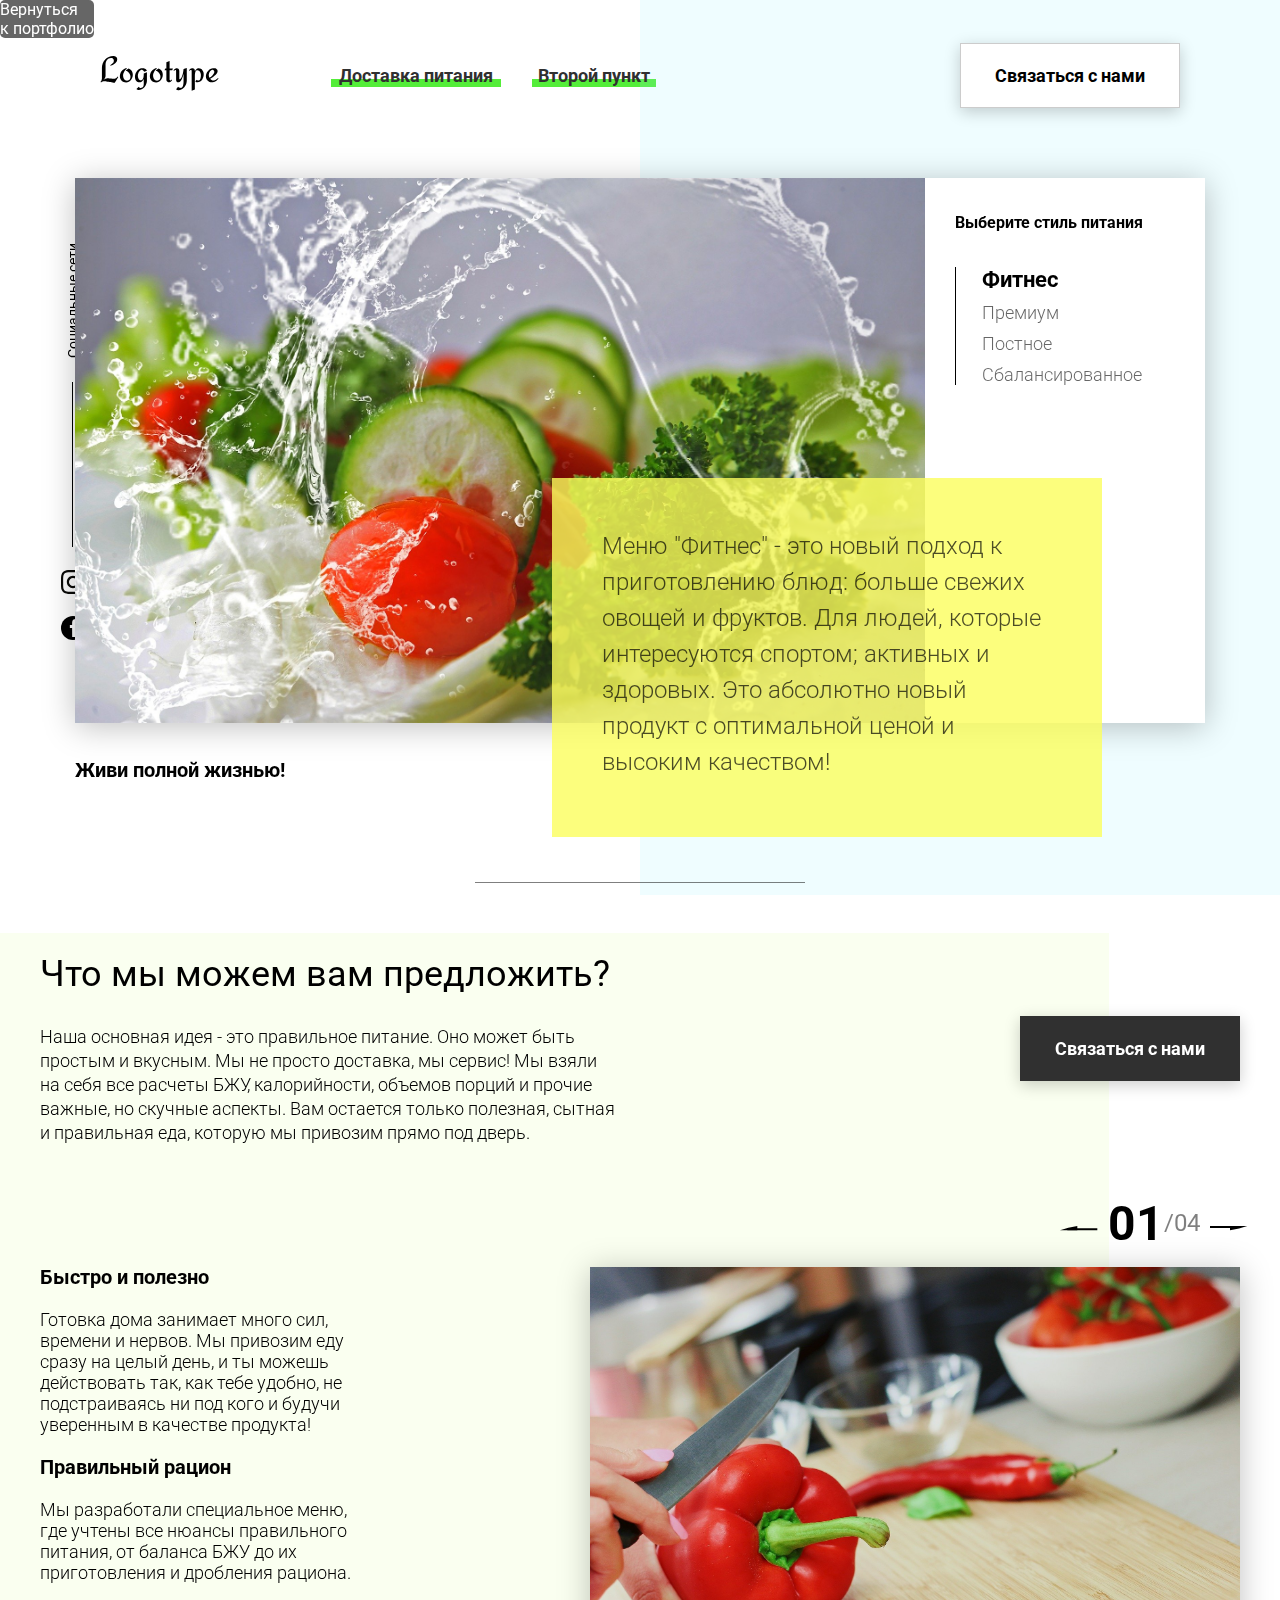
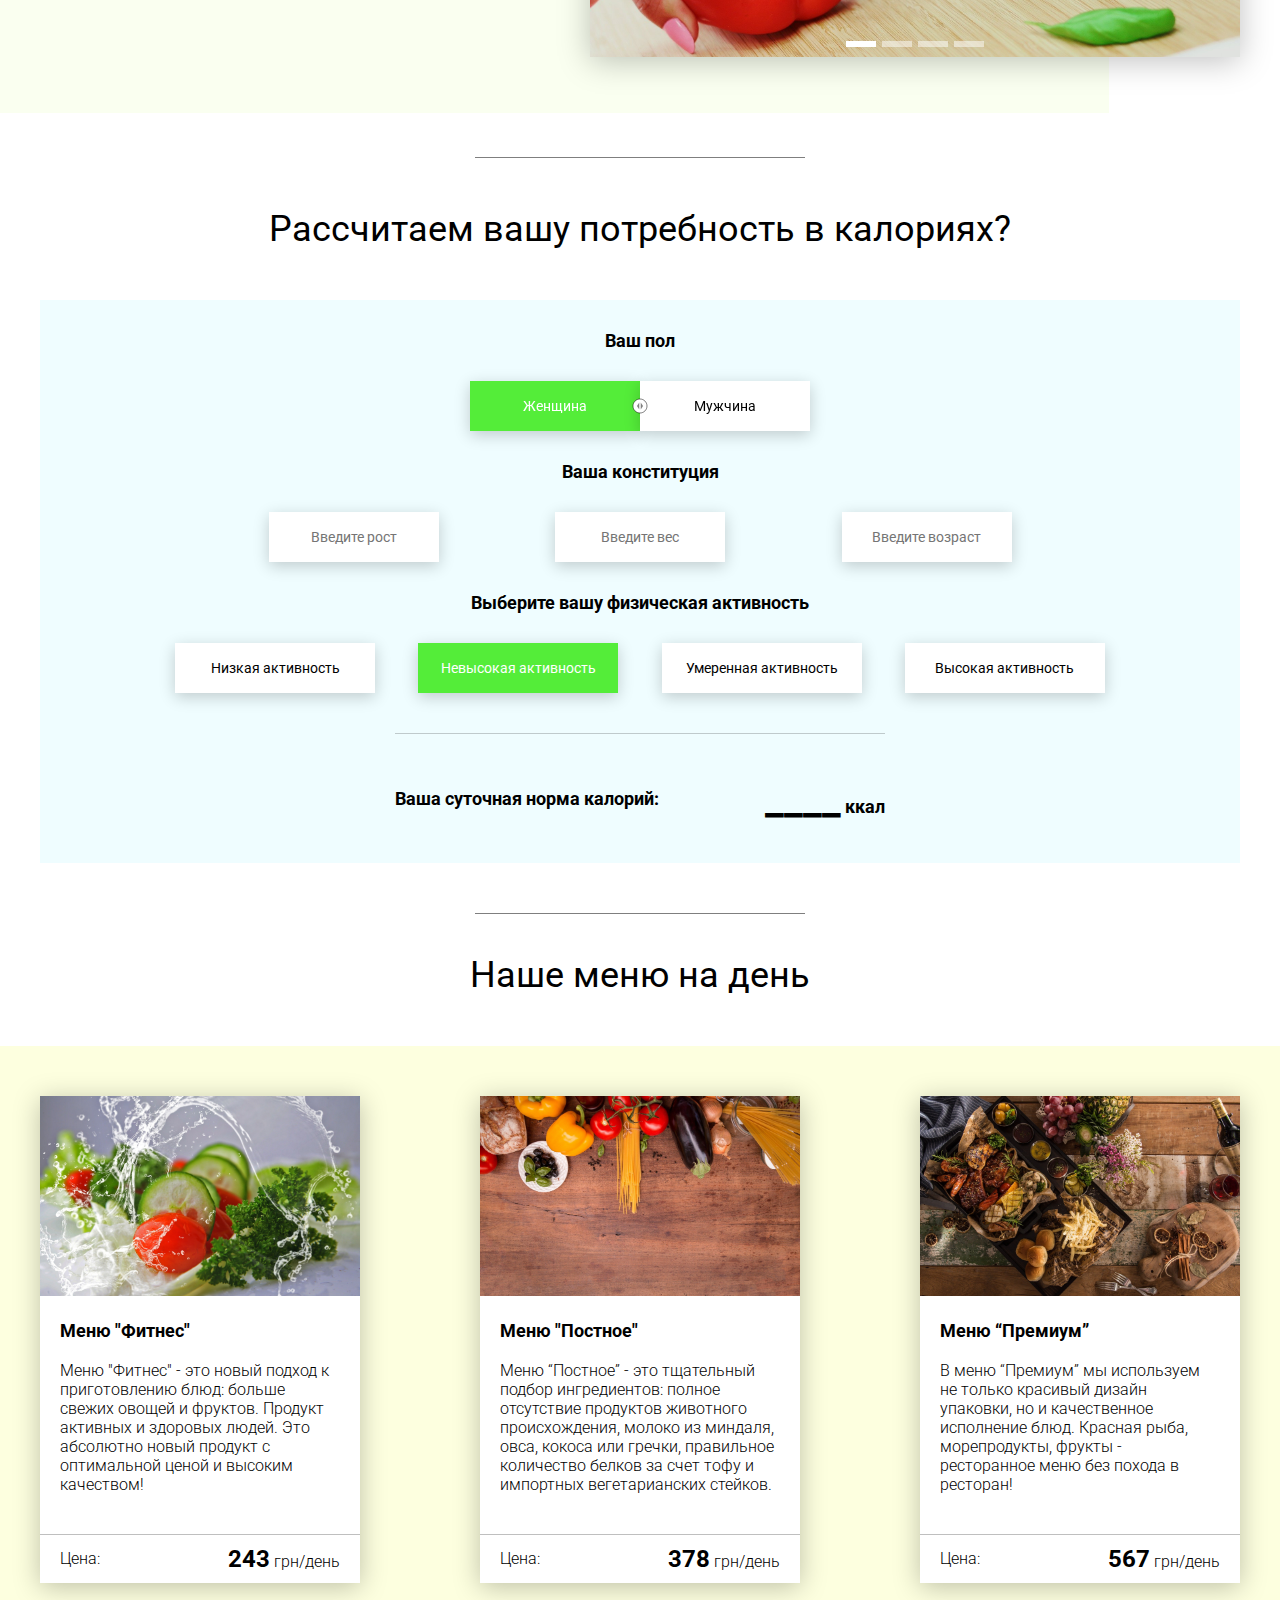
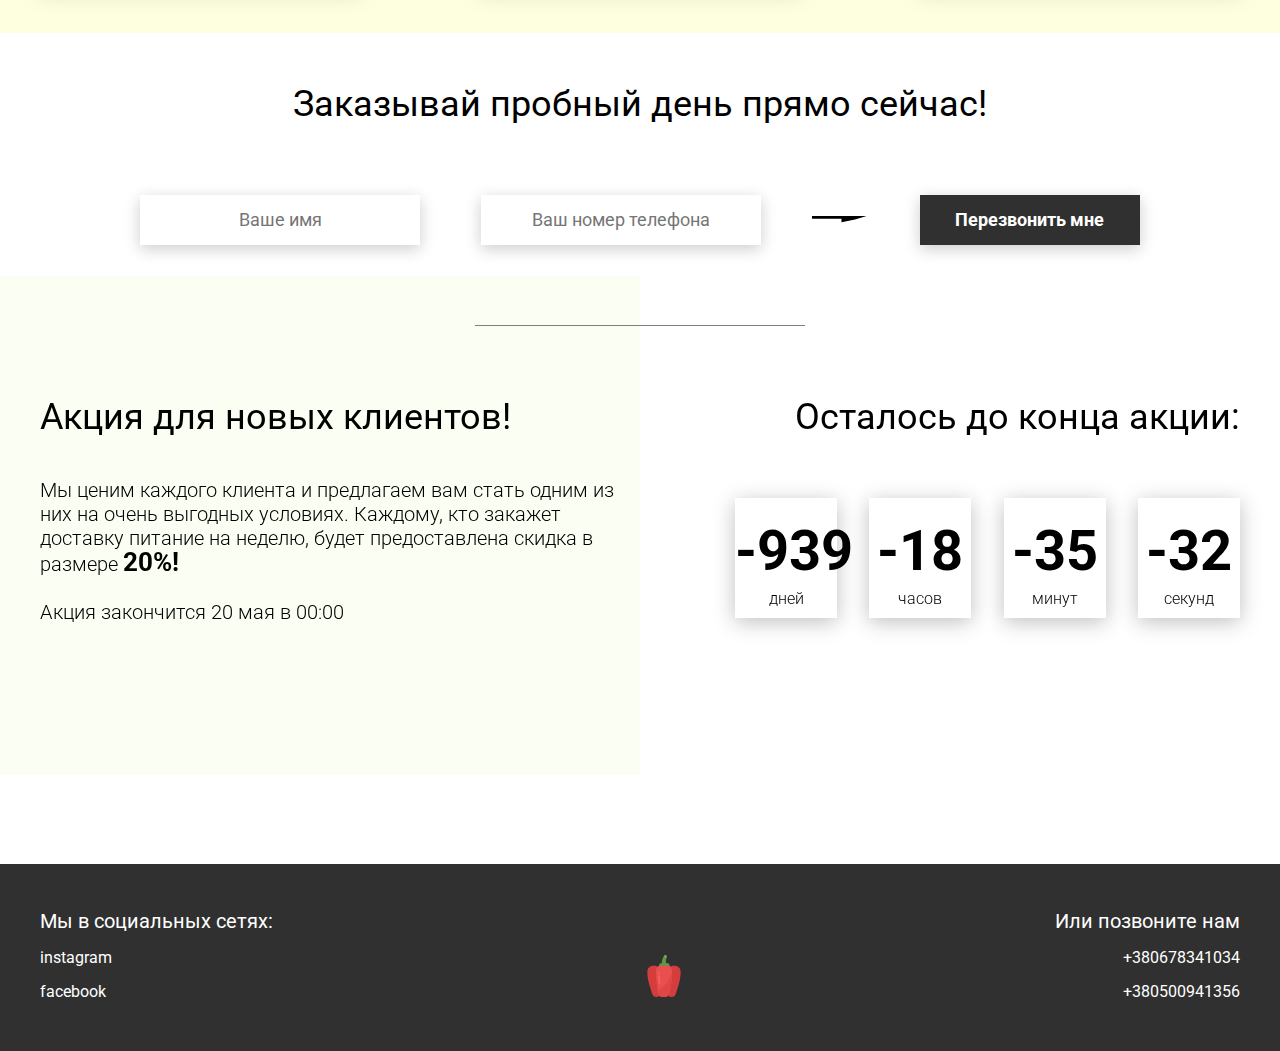
<file: Food/index.html>
<!DOCTYPE html>
<html lang="en">
<head>
    <meta charset="UTF-8">
    <meta name="viewport" content="width=device-width, initial-scale=1.0">
    <title>Food</title>
    <link rel="stylesheet" href="css/style.css">
</head>
<body>
    <div style="position: fixed; top: 0; left: 0; z-index: 1000; background-color: black; opacity: 0.6; border-radius: 5px"><a style="text-decoration: none; color: white" href="https://romanmotoshin.github.io/portfolio/">Вернуться <br />к портфолио</a></div>
    <header class="header">
        <div class="header__left-block">
            <div class="header__logo">
                <img src="icons/logo.svg" alt="Логотип">
            </div>
            <nav class="header__links">
                <a href="#" class="header__link">Доставка питания</a>
                <a href="#" class="header__link">Второй пункт</a>
            </nav>
        </div>
        <div class="header__right-block">
            <button class="btn btn_white" data-modal>Связаться с нами</button>
        </div>
    </header>
    <div class="sidepanel">
        <div class="sidepanel__text"><span>Социальные сети</span></div>
        <div class="sidepanel__divider"></div>
        <a href="#" class="sidepanel__icon">
            <img src="icons/instagram.svg" alt="instagram">
        </a>
        <a href="#" class="sidepanel__icon">
            <img src="icons/facebook.svg" alt="facebook">
        </a>
    </div>

    <div class="preview">
        <div class="bgc_blue"></div>
        <div class="container">
            <div class="tabcontainer">
                <div class="tabcontent">
                    <img src="img/tabs/vegy.jpg" alt="vegy">
                    <div class="tabcontent__descr">
                        Меню "Фитнес" - это новый подход к приготовлению блюд: больше свежих овощей и фруктов. Для людей, которые интересуются спортом; активных и здоровых. Это абсолютно новый продукт с оптимальной ценой и высоким качеством!
                    </div>
                </div>
                <div class="tabcontent">
                    <img src="img/tabs/elite.jpg" alt="elite">
                    <div class="tabcontent__descr">
                        Меню “Премиум” - мы используем не только красивый дизайн упаковки, но и качественное исполнение блюд. Красная рыба, морепродукты, фрукты - ресторанное меню без похода в ресторан!                                     
                    </div>
                </div>
                <div class="tabcontent">
                    <img src="img/tabs/post.jpg" alt="post">
                    <div class="tabcontent__descr">
                        Наше специальное “Постное меню” - это тщательный подбор ингредиентов: полное отсутствие продуктов животного происхождения. Полная гармония с собой и природой в каждом элементе! Все будет Ом!                                     
                    </div>
                </div>
                <div class="tabcontent">
                    <img src="img/tabs/vegy.jpg" alt="vegy">
                    <div class="tabcontent__descr">
                        Меню "Сбалансированное" - это соответствие вашего рациона всем научным рекомендациям. Мы тщательно просчитываем вашу потребность в к/б/ж/у и создаем лучшие блюда для вас.
                    </div>
                </div>
                <div class="tabheader">
                    <h3>Выберите стиль питания</h3>
                    <div class="tabheader__items">
                        <div class="tabheader__item tabheader__item_active">Фитнес</div>
                        <div class="tabheader__item">Премиум</div>
                        <div class="tabheader__item">Постное</div>
                        <div class="tabheader__item">Сбалансированное</div>
                    </div>
                </div>
            </div>
            <div class="preview__life">Живи полной жизнью!</div>
        </div>
    </div>

    <div class="divider"></div>

    <div class="offer">
        <div class="bgc_y"></div>
        <div class="container">
            <div class="offer__text">
                <h2 class="title">Что мы можем вам предложить?</h2>
                <div class="offer__descr">
                    Наша основная идея - это правильное питание. Оно может быть простым и вкусным. Мы не просто доставка, мы сервис! Мы взяли на себя все расчеты БЖУ, калорийности, объемов порций и прочие важные, но скучные аспекты. Вам остается только полезная, сытная и правильная еда, которую мы привозим прямо под дверь.
                </div>
            </div>
            <div class="offer__action">
                <button class="btn btn_dark" data-modal>Связаться с нами</button>
            </div>
        </div>
        <div class="container">
            <div class="offer__advantages">
                <h2>Быстро и полезно</h2>
                <div class="offer__advantages-text">
                    Готовка дома занимает много сил, времени и нервов. Мы привозим еду сразу на целый день, и ты можешь действовать так, как тебе удобно, не подстраиваясь ни под кого и будучи уверенным в качестве продукта!
                </div>
                <h2>Правильный рацион</h2>
                <div class="offer__advantages-text">
                    Мы разработали специальное меню, где учтены все нюансы правильного питания, от баланса БЖУ до их приготовления и дробления рациона.
                </div>
            </div>
            <div class="offer__slider">
                <div class="offer__slider-counter">
                    <div class="offer__slider-prev">
                        <img src="icons/left.svg" alt="prev">
                    </div>
                    <span id="current">03</span>
                    /
                    <span id="total">04</span>
                    <div class="offer__slider-next">
                        <img src="icons/right.svg" alt="next">
                    </div>
                </div>
                <div class="offer__slider-wrapper">
                    <div class="offer__slider-inner">
                        <div class="offer__slide">
                            <img src="img/slider/pepper.jpg" alt="pepper">
                        </div>
                        <div class="offer__slide">
                            <img src="img/slider/food-12.jpg" alt="food">
                        </div>
                        <div class="offer__slide">
                            <img src="img/slider/olive-oil.jpg" alt="oil">
                        </div>
                        <div class="offer__slide">
                            <img src="img/slider/paprika.jpg" alt="paprika">
                        </div>
                    </div>
                </div>
            </div>
        </div>
    </div>

    <div class="divider"></div>

    <div class="calculating">
        <div class="container">
            <h2 class="title">Рассчитаем вашу потребность в калориях?
            </h2>
            <div class="calculating__field">
                <div class="calculating__subtitle">
                    Ваш пол
                </div>
                <div class="calculating__choose" id="gender">
                    <div id="female" class="calculating__choose-item calculating__choose-item_active">Женщина</div>
                    <div id="male" class="calculating__choose-item">Мужчина</div>
                </div>

                <div class="calculating__subtitle">
                    Ваша конституция
                </div>
                <div class="calculating__choose calculating__choose_medium">
                    <input type="text" id="height" placeholder="Введите рост" class="calculating__choose-item">
                    <input type="text" id="weight" placeholder="Введите вес"  class="calculating__choose-item">
                    <input type="text" id="age" placeholder="Введите возраст" class="calculating__choose-item">
                </div>

                <div class="calculating__subtitle">
                    Выберите вашу физическая активность
                </div>
                <div class="calculating__choose calculating__choose_big">
                    <div data-ratio="1.2" id="low" class="calculating__choose-item">Низкая активность </div>
                    <div data-ratio="1.375" id="small"  class="calculating__choose-item calculating__choose-item_active">Невысокая активность</div>
                    <div data-ratio="1.55" id="medium" class="calculating__choose-item">Умеренная активность</div>
                    <div data-ratio="1.725" id="high" class="calculating__choose-item">Высокая активность</div>
                </div>

                <div class="calculating__divider"></div>

                <div class="calculating__total">
                    <div class="calculating__subtitle">
                        Ваша суточная норма калорий:
                    </div>
                    <div class="calculating__result">
                        <span>2700</span> ккал
                    </div>
                </div>
            </div>
        </div>
    </div>

    <div class="divider"></div>

    <div class="menu">
        <h2 class="title">Наше меню на день</h2>

        <div class="menu__field">
            <div class="container">

            </div>
        </div>
    </div>

    <div class="order">
        <div class="container">
            <div class="title">Заказывай пробный день прямо сейчас!</div>
            <form action="#" class="order__form">
                <input required placeholder="Ваше имя" name="name" type="text" class="order__input">
                <input required placeholder="Ваш номер телефона" name="phone" type="phone" class="order__input">
                <img src="icons/right.svg" alt="right">
                <button class="btn btn_dark btn_min">Перезвонить мне</button>
            </form>
        </div>
    </div>

    <div class="divider"></div>

    <div class="promotion">
        <div class="bgc_y"></div>
        <div class="container">
            <div class="promotion__text">
                <div class="title">Акция для новых клиентов!</div>
                <div class="promotion__descr">
                    Мы ценим каждого клиента и предлагаем вам стать одним из них на очень выгодных условиях. 
                    Каждому, кто закажет доставку питание на неделю, будет предоставлена скидка в размере <span>20%!</span>
                    <br><br>
                    Акция закончится 20 мая в 00:00
                </div>
            </div>
            <div class="promotion__timer">
                <div class="title">Осталось до конца акции:</div>
                <div class="timer">
                    <div class="timer__block">
                        <span id="days">12</span>
                        дней
                    </div>
                    <div class="timer__block">
                        <span id="hours">20</span>
                        часов
                    </div>
                    <div class="timer__block">
                        <span id="minutes">56</span>
                        минут
                    </div>
                    <div class="timer__block">
                        <span id="seconds">20</span>
                        секунд
                    </div>
                </div>
            </div>
        </div>
    </div>

    <footer class="footer">
        <div class="container">
            <div class="social">
                <div class="subtitle">Мы в социальных сетях:</div>
                <a href="#" class="link">instagram</a>
                <a href="#" class="link">facebook</a>
            </div>
            <div class="pepper">
                <img src="icons/veg.svg" alt="pepper">
            </div>
            <div class="call">
                <div class="subtitle">Или позвоните нам</div>
                <a href="#" class="link">+380678341034</a>
                <a href="#" class="link">+380500941356</a>
            </div>
        </div>
    </footer>

    <div class="modal">
        <div class="modal__dialog">
            <div class="modal__content">
                <form action="#">
                    <div class="modal__close" data-close>&times;</div>
                    <div class="modal__title">Мы свяжемся с вами как можно быстрее!</div>
                    <input required placeholder="Ваше имя" name="name" type="text" class="modal__input">
                    <input required placeholder="Ваш номер телефона" name="phone" type="phone" class="modal__input">
                    <button class="btn btn_dark btn_min">Перезвонить мне</button>
                </form>
            </div>
        </div>
    </div>
    <script src="js/bundle.js"></script>
</body>
</html>
</file>
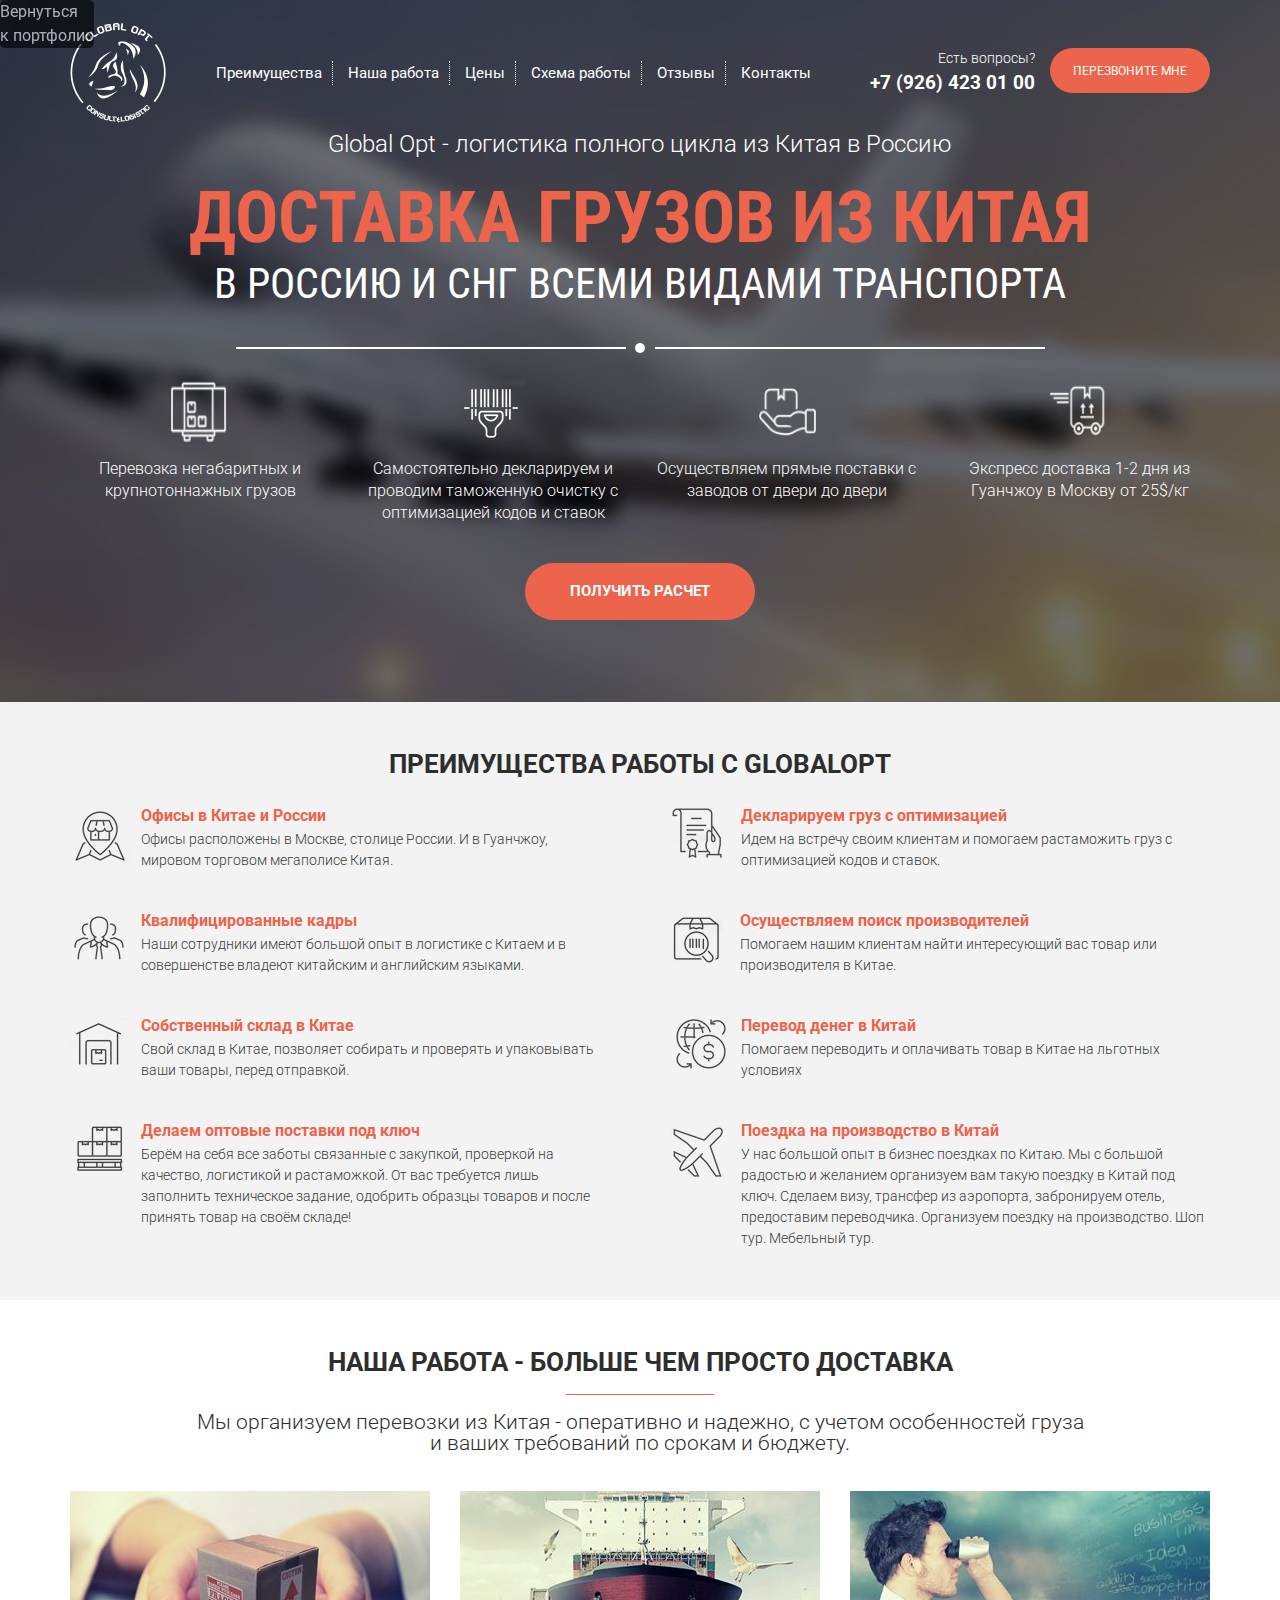
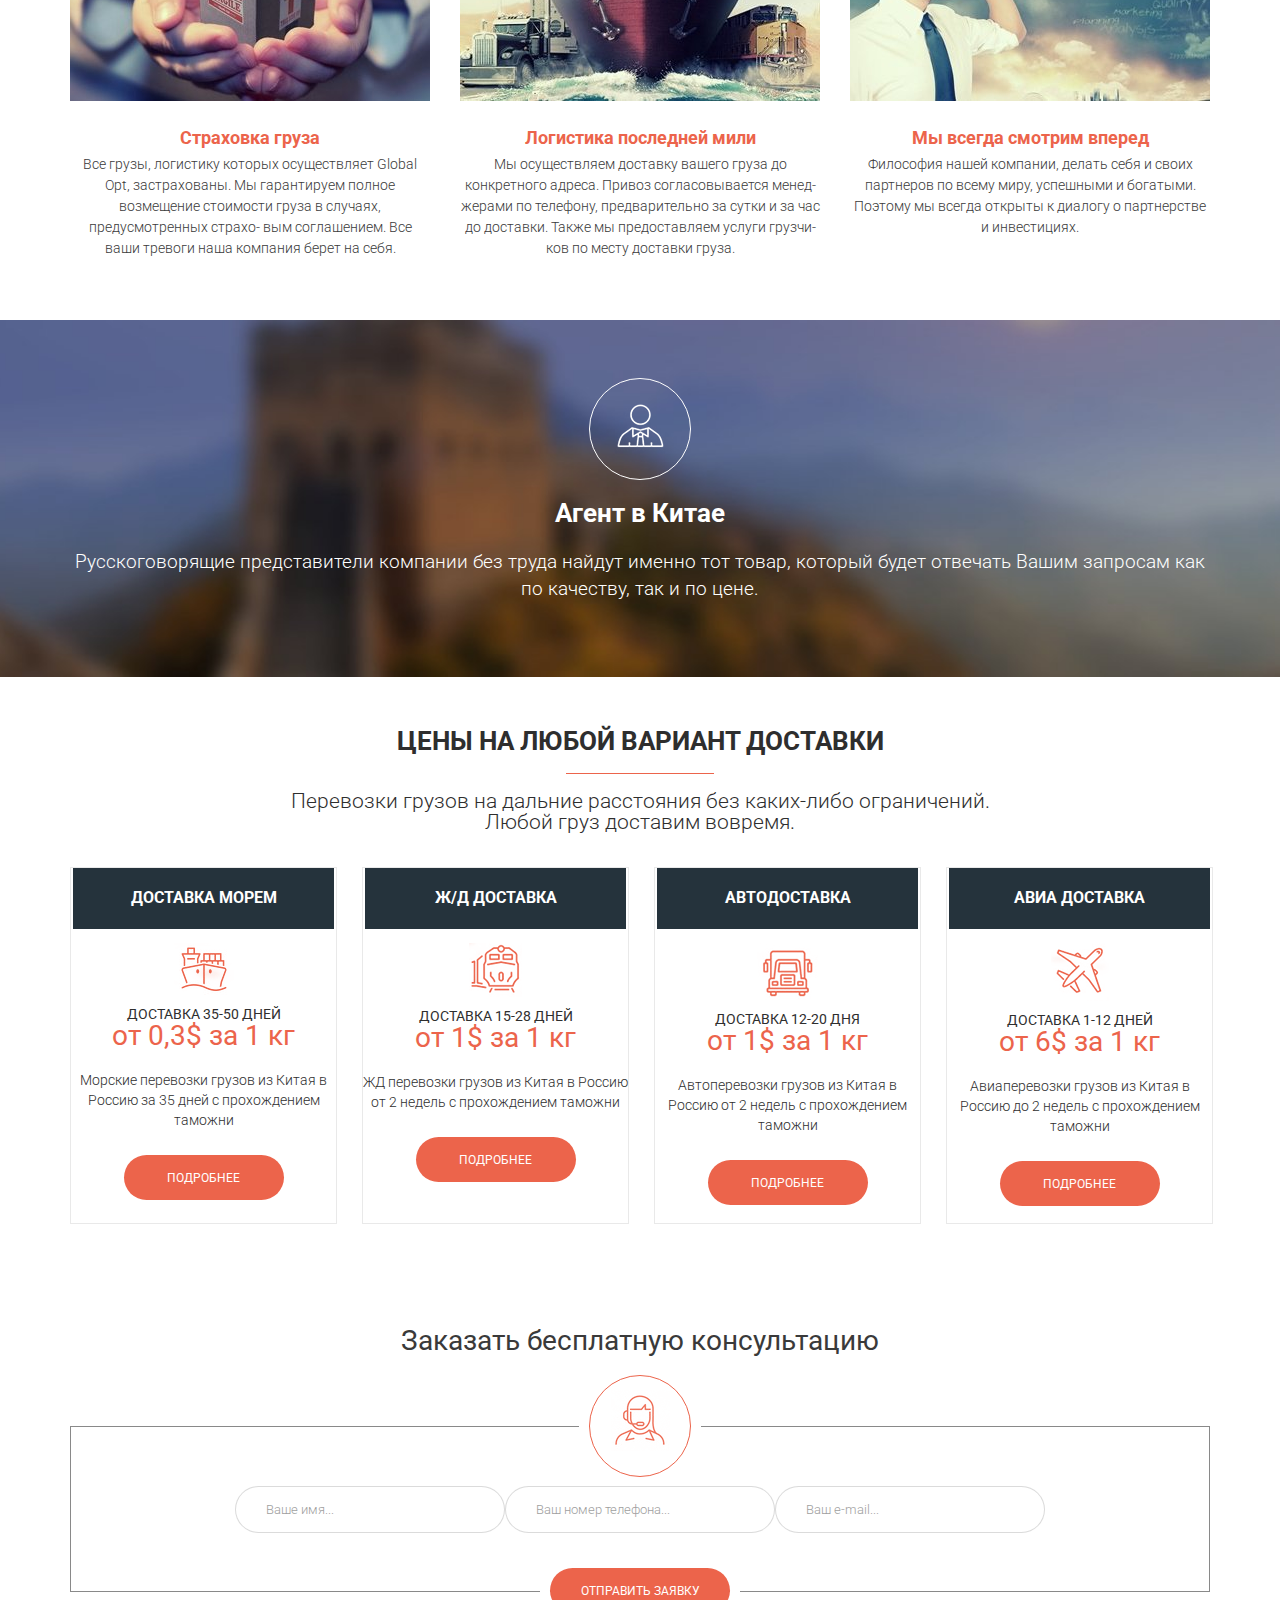
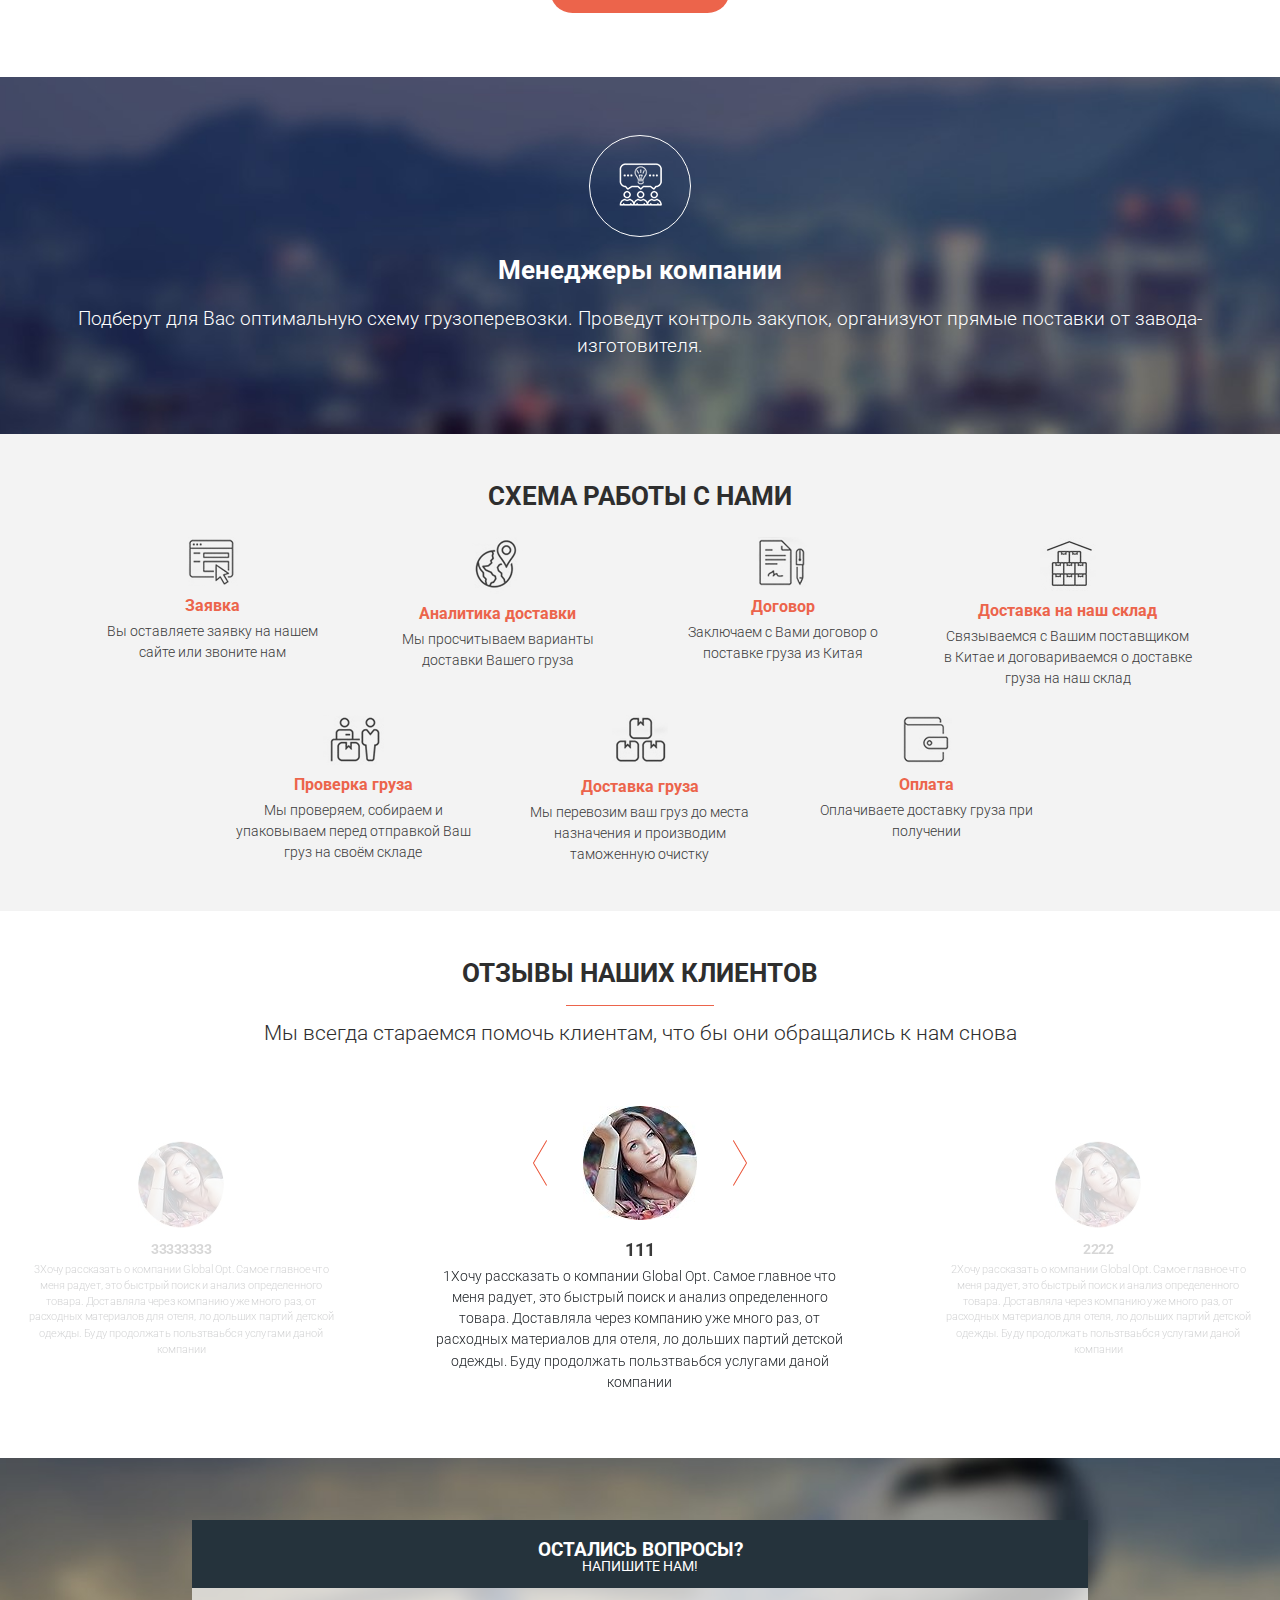
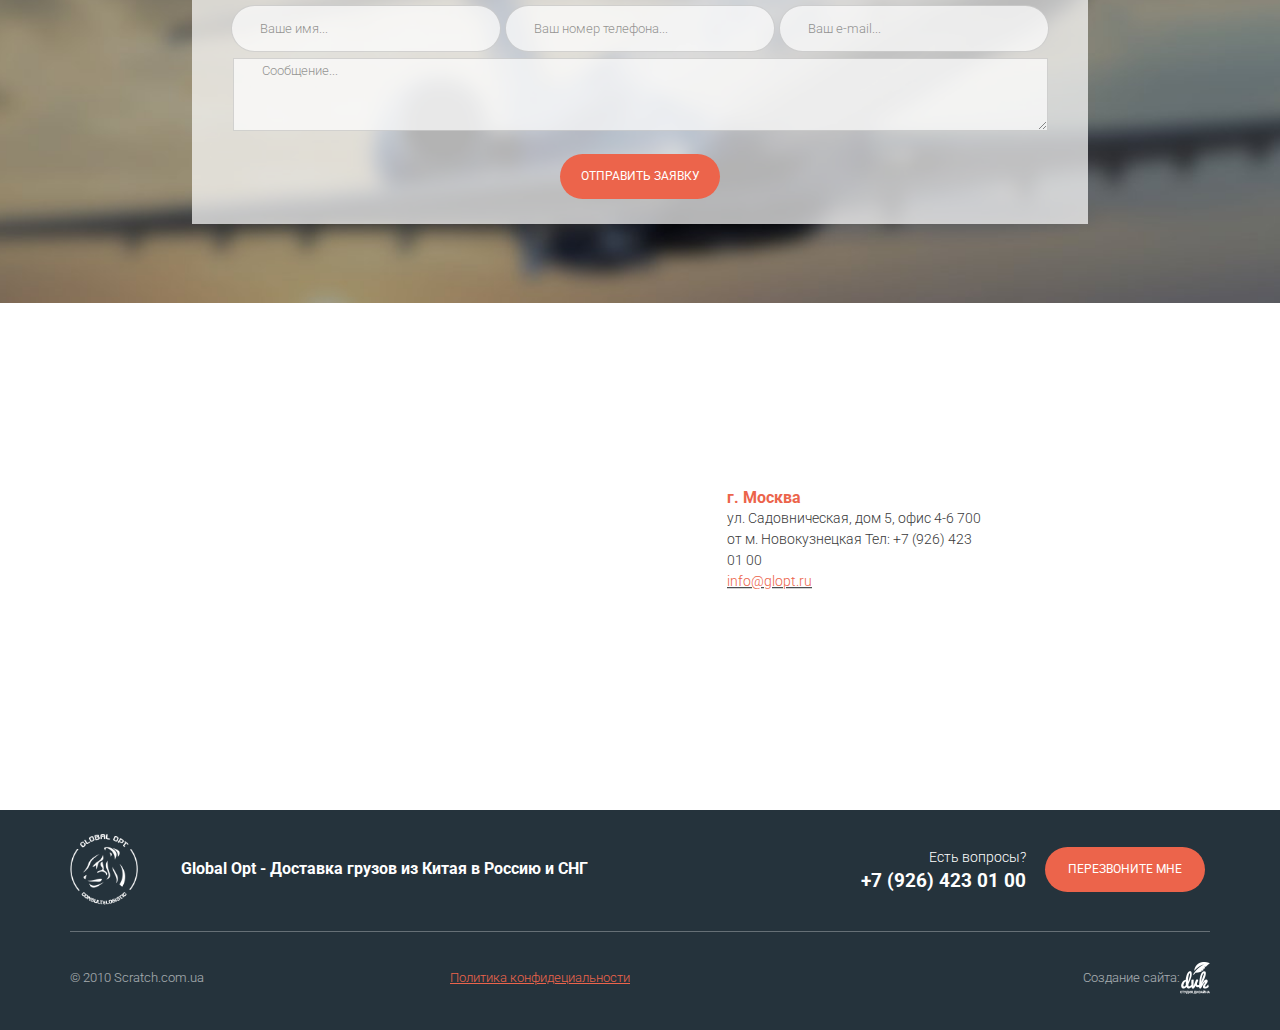
<file: Globalopt/index.html>
<!DOCTYPE html><html lang="ru"><head><meta charset="UTF-8"><meta http-equiv="X-UA-Compatible" content="IE=edge"><meta name="viewport" content="width=device-width,initial-scale=1"><title>Global opt</title><link rel="stylesheet" href="css/style.min.css"></head><body><div style="position: fixed; top: 0; left: 0; z-index: 1000; background-color: black; opacity: 0.6; border-radius: 5px"><a style="text-decoration: none; color: white" href="https://romanmotoshin.github.io/portfolio/">Вернуться <br />к портфолио</a></div><header><div class="container"><nav><div class="logo"><img src="icons/header/logo.png" alt="logo"></div><ul class="menu"><li class="menu__item"><a href="#">Преимущества</a></li><li class="menu__item"><a href="#">Наша работа</a></li><li class="menu__item"><a href="#">Цены</a></li><li class="menu__item"><a href="#">Схема работы</a></li><li class="menu__item"><a href="#">Отзывы</a></li><li class="menu__item"><a href="#">Контакты</a></li></ul><div class="header__right"><div class="telephone"><div class="text">Есть вопросы?</div><div class="telephone__number">+7 (926) 423 01 00</div></div><button class="btn menu-btn">Перезвоните мне</button></div></nav><h2 class="header__subtitle">Global Opt - логистика полного цикла из Китая в Россию</h2><h1>ДОСТАВКА ГРУЗОВ ИЗ КИТАЯ</h1><h2 class="header__title">В РОССИЮ И СНГ ВСЕМИ ВИДАМИ ТРАНСПОРТА</h2><div class="divider"><div class="divider__line"></div><div class="divider__dot"></div><div class="divider__line"></div></div><div class="header__items"><div class="header__item"><img src="icons/header/iconhead1.png" alt="" class="header__img"><div class="header__text">Перевозка негабаритных и крупнотоннажных грузов</div></div><div class="header__item"><img src="icons/header/iconhead2.png" alt="" class="header__img"><div class="header__text">Самостоятельно декларируем и проводим таможенную очистку с оптимизацией кодов и ставок</div></div><div class="header__item"><img src="icons/header/iconhead3.png" alt="" class="header__img"><div class="header__text">Осуществляем прямые поставки с заводов от двери до двери</div></div><div class="header__item"><img src="icons/header/iconhead4.png" alt="" class="header__img"><div class="header__text">Экспресс доставка 1-2 дня из Гуанчжоу в Москву от 25$/кг</div></div></div><button class="btn btn-bottom">Получить расчет</button></div></header><section class="advantages"><div class="container"><div class="title">Преимущества работы с GlobalOpt</div><div class="advantages__items"><div class="advantages__item"><div class="advantages__img"><img src="icons/advantages/icon1.png" alt=""></div><div class="advantages__text"><div class="advantages__subtitle">Офисы в Китае и России</div><div class="advantages__descr">Офисы расположены в Москве, столице России. И в Гуанчжоу, мировом торговом мегаполисе Китая.</div></div></div><div class="advantages__item"><div class="advantages__img"><img src="icons/advantages/icon2.png" alt=""></div><div class="advantages__text"><div class="advantages__subtitle">Декларируем груз с оптимизацией</div><div class="advantages__descr">Идем на встречу своим клиентам и помогаем растаможить груз с оптимизацией кодов и ставок.</div></div></div><div class="advantages__item"><div class="advantages__img"><img src="icons/advantages/icon3.png" alt=""></div><div class="advantages__text"><div class="advantages__subtitle">Квалифицированные кадры</div><div class="advantages__descr">Наши сотрудники имеют большой опыт в логистике с Китаем и в совершенстве владеют китайским и английским языками.</div></div></div><div class="advantages__item"><div class="advantages__img"><img src="icons/advantages/icon4.png" alt=""></div><div class="advantages__text"><div class="advantages__subtitle">Осуществляем поиск производителей</div><div class="advantages__descr">Помогаем нашим клиентам найти интересующий вас товар или производителя в Китае.</div></div></div><div class="advantages__item"><div class="advantages__img"><img src="icons/advantages/icon5.png" alt=""></div><div class="advantages__text"><div class="advantages__subtitle">Собственный склад в Китае</div><div class="advantages__descr">Свой склад в Китае, позволяет собирать и проверять и упаковывать ваши товары, перед отправкой.</div></div></div><div class="advantages__item"><div class="advantages__img"><img src="icons/advantages/icon6.png" alt=""></div><div class="advantages__text"><div class="advantages__subtitle">Перевод денег в Китай</div><div class="advantages__descr">Помогаем переводить и оплачивать товар в Китае на льготных условиях</div></div></div><div class="advantages__item"><div class="advantages__img"><img src="icons/advantages/icon7.png" alt=""></div><div class="advantages__text"><div class="advantages__subtitle">Делаем оптовые поставки под ключ</div><div class="advantages__descr">Берём на себя все заботы связанные с закупкой, проверкой на качество, логистикой и растаможкой. От вас требуется лишь заполнить техническое задание, одобрить образцы товаров и после принять товар на своём складе!</div></div></div><div class="advantages__item"><div class="advantages__img"><img src="icons/advantages/icon8.png" alt=""></div><div class="advantages__text"><div class="advantages__subtitle">Поездка на производство в Китай</div><div class="advantages__descr">У нас большой опыт в бизнес поездках по Китаю. Мы с большой радостью и желанием организуем вам такую поездку в Китай под ключ. Сделаем визу, трансфер из аэропорта, забронируем отель, предоставим переводчика. Организуем поездку на производство. Шоп тур. Мебельный тур.</div></div></div></div></div></section><section class="work"><div class="container"><div class="title">Наша работа - больше чем просто доставка</div><div class="line"></div><div class="subtitle">Мы организуем перевозки из Китая - оперативно и надежно, с учетом особенностей груза<br>и ваших требований по срокам и бюджету.</div><div class="work__items"><div class="work__item"><div class="work__img"><img src="img/work/insurance.jpg" alt="insurance"></div><div class="work__title">Страховка груза</div><div class="work__text">Все грузы, логистику которых осуществляет Global Opt, застрахованы. Мы гарантируем полное возмещение стоимости груза в случаях, предусмотренных страхо- вым соглашением. Все ваши тревоги наша компания берет на себя.</div></div><div class="work__item"><div class="work__img"><img src="img/work/logistic.jpg" alt="logistic"></div><div class="work__title">Логистика последней мили</div><div class="work__text">Мы осуществляем доставку вашего груза до конкретного адреса. Привоз согласовывается менед- жерами по телефону, предварительно за сутки и за час до доставки. Также мы предоставляем услуги грузчи- ков по месту доставки груза.</div></div><div class="work__item"><div class="work__img"><img src="img/work/see.jpg" alt="see"></div><div class="work__title">Мы всегда смотрим вперед</div><div class="work__text">Философия нашей компании, делать себя и своих партнеров по всему миру, успешными и богатыми. Поэтому мы всегда открыты к диалогу о партнерстве и инвестициях.</div></div></div></div></section><section class="agent"><div class="container"><div class="agent__icon"><img src="icons/agent/iconagent.png" alt="agent"></div><div class="agent__title">Агент в Китае</div><div class="agent__text">Русскоговорящие представители компании без труда найдут именно тот товар, который будет отвечать Вашим запросам как по качеству, так и по цене.</div></div></section><section class="price"><div class="container"><div class="title">Цены на любой вариант доставки</div><div class="line"></div><div class="subtitle">Перевозки грузов на дальние расстояния без каких-либо ограничений.<br>Любой груз доставим вовремя.</div><div class="price__items"><div class="price__item"><div class="price__hat">Доставка морем</div><div class="price__icon"><img src="icons/price/ship.png" alt="ship"></div><div class="price__days">Доставка 35-50 дней</div><div class="price__usd">от 0,3$ за 1 кг</div><div class="price__descr">Морские перевозки грузов из Китая в Россию за 35 дней с прохождением таможни</div><button class="btn price__btn">Подробнее</button></div><div class="price__item"><div class="price__hat">Ж/Д доставка</div><div class="price__icon"><img src="icons/price/train.png" alt="train"></div><div class="price__days">Доставка 15-28 дней</div><div class="price__usd">от 1$ за 1 кг</div><div class="price__descr">ЖД перевозки грузов из Китая в Россию от 2 недель с прохождением таможни</div><button class="btn price__btn">Подробнее</button></div><div class="price__item"><div class="price__hat">Автодоставка</div><div class="price__icon"><img src="icons/price/car.png" alt="car"></div><div class="price__days">Доставка 12-20 дня</div><div class="price__usd">от 1$ за 1 кг</div><div class="price__descr">Автоперевозки грузов из Китая в Россию от 2 недель с прохождением таможни</div><button class="btn price__btn">Подробнее</button></div><div class="price__item"><div class="price__hat">Авиа доставка</div><div class="price__icon"><img src="icons/price/airplane.png" alt="airplane"></div><div class="price__days">Доставка 1-12 дней</div><div class="price__usd">от 6$ за 1 кг</div><div class="price__descr">Авиаперевозки грузов из Китая в Россию до 2 недель с прохождением таможни</div><button class="btn price__btn">Подробнее</button></div></div></div></section><section class="consultation"><div class="container"><div class="consultation__title">Заказать бесплатную консультацию</div><div class="consultation__icon"><img src="icons/consultation/consultation.png" alt="consultation"></div><form class="consultation__form"><input type="text" class="consultation__input consultation__name" name="name" placeholder="Ваше имя..."> <input type="tel" class="consultation__input consultation__phone" name="telephone" placeholder="Ваш номер телефона..."> <input type="email" class="consultation__input consultation__email" name="email" placeholder="Ваш e-mail..."><div class="consultation__btn"><input type="submit" class="btn" value="Отправить заявку"></div></form></div></section><section class="agent managers"><div class="container"><div class="agent__icon"><img src="icons/managers/managers.png" alt="managers"></div><div class="agent__title">Менеджеры компании</div><div class="agent__text">Подберут для Вас оптимальную схему грузоперевозки. Проведут контроль закупок, организуют прямые поставки от завода-изготовителя.</div></div></section><section class="scheme"><div class="container"><div class="title">Схема работы с нами</div><div class="scheme__itemstop"><div class="scheme__item"><div class="scheme__icon"><img src="icons/scheme/scheme1.png" alt=""></div><div class="scheme__subtitle">Заявка</div><div class="scheme__text">Вы оставляете заявку на нашем сайте или звоните нам</div></div><div class="scheme__item"><div class="scheme__icon"><img src="icons/scheme/scheme2.png" alt=""></div><div class="scheme__subtitle">Аналитика доставки</div><div class="scheme__text">Мы просчитываем варианты доставки Вашего груза</div></div><div class="scheme__item"><div class="scheme__icon"><img src="icons/scheme/scheme3.png" alt=""></div><div class="scheme__subtitle">Договор</div><div class="scheme__text">Заключаем с Вами договор о поставке груза из Китая</div></div><div class="scheme__item"><div class="scheme__icon"><img src="icons/scheme/scheme4.png" alt=""></div><div class="scheme__subtitle">Доставка на наш склад</div><div class="scheme__text">Связываемся с Вашим поставщиком в Китае и договариваемся о доставке груза на наш склад</div></div></div><div class="scheme__itemsbottom"><div class="scheme__item"><div class="scheme__icon"><img src="icons/scheme/scheme5.png" alt=""></div><div class="scheme__subtitle">Проверка груза</div><div class="scheme__text">Мы проверяем, собираем и упаковываем перед отправкой Ваш груз на своём складе</div></div><div class="scheme__item"><div class="scheme__icon"><img src="icons/scheme/scheme6.png" alt=""></div><div class="scheme__subtitle">Доставка груза</div><div class="scheme__text">Мы перевозим ваш груз до места назначения и производим таможенную очистку</div></div><div class="scheme__item scheme__lastitem"><div class="scheme__icon"><img src="icons/scheme/scheme7.png" alt=""></div><div class="scheme__subtitle">Оплата</div><div class="scheme__text">Оплачиваете доставку груза при получении</div></div></div></div></section><section class="review"><div class="title">отзывы наших клиентов</div><div class="line"></div><div class="subtitle">Мы всегда стараемся помочь клиентам, что бы они обращались к нам снова</div><div class="review__slider"><div class="review__item"><div class="review__img"><img src="img/review/clientcenter.jpg" alt="" class="review__photo"></div><div class="review__descr"><div class="review__title">111</div><div class="review__text">1Хочу рассказать о компании Global Opt. Самое главное что меня радует, это быстрый поиск и анализ определенного товара. Доставляла через компанию уже много раз, от расходных материалов для отеля, ло дольших партий детской одежды. Буду продолжать пользтваьбся услугами даной компании</div></div></div><div class="review__item"><div class="review__img"><img src="img/review/clientcenter.jpg" alt="" class="review__photo"></div><div class="review__descr"><div class="review__title">2222</div><div class="review__text">2Хочу рассказать о компании Global Opt. Самое главное что меня радует, это быстрый поиск и анализ определенного товара. Доставляла через компанию уже много раз, от расходных материалов для отеля, ло дольших партий детской одежды. Буду продолжать пользтваьбся услугами даной компании</div></div></div><div class="review__item"><div class="review__img"><img src="img/review/clientcenter.jpg" alt="" class="review__photo"></div><div class="review__descr"><div class="review__title">33333333</div><div class="review__text">3Хочу рассказать о компании Global Opt. Самое главное что меня радует, это быстрый поиск и анализ определенного товара. Доставляла через компанию уже много раз, от расходных материалов для отеля, ло дольших партий детской одежды. Буду продолжать пользтваьбся услугами даной компании</div></div></div></div></section><section class="question"><div class="container"><div class="question__main"><div class="question__hat"><div class="question__title">Остались вопросы?</div><div class="question__subtitle">Напишите нам!</div></div><form action="" class="question__form"><input type="text" placeholder="Ваше имя..." class="question__name"> <input type="text" placeholder="Ваш номер телефона..." class="question__telephone"> <input type="text" placeholder="Ваш e-mail..." class="question__email"> <textarea type="text" placeholder="Сообщение..." class="question__text"></textarea> <button class="btn question__btn">Отправить заявку</button></form></div></div></section><section class="adress"><iframe src="https://www.google.com/maps/embed?pb=!1m18!1m12!1m3!1d1122.8042678278634!2d37.626135658340274!3d55.74793040477907!2m3!1f0!2f0!3f0!3m2!1i1024!2i768!4f13.1!3m3!1m2!1s0x46b54af8f4b2bb81%3A0x45d8b81f41916c35!2z0KHQsNC00L7QstC90LjRh9C10YHQutCw0Y8g0YPQuy4sIDUsINCc0L7RgdC60LLQsCwgMTE1MDM1!5e0!3m2!1sru!2sru!4v1645464195765!5m2!1sru!2sru" width="1920" height="500" style="border:0;" allowfullscreen="" loading="lazy"></iframe><div class="adress__box"><div class="adress__title">г. Москва</div><div class="adress__text">ул. Садовническая, дом 5, офис 4-6 700 от м. Новокузнецкая Тел: +7 (926) 423 01 00</div><div class="adress__link"><a href="#">info@glopt.ru</a></div></div></section><footer class="footer"><div class="container"><div class="footer__top"><img src="icons/header/logo.png" alt=""><div class="footer__text">Global Opt - Доставка грузов из Китая в Россию и СНГ</div><div class="footer__telephone"><div class="text">Есть вопросы?</div><div class="telephone__number">+7 (926) 423 01 00</div></div><button class="btn menu-btn footer__btn">Перезвоните мне</button></div><div class="footer__divider"></div><div class="footer__bot"><div class="footer__site">© 2010 Scratch.com.ua</div><div class="footer__politics"><a href="">Политика конфидециальности</a></div><div class="footer__right"><div class="footer__create">Создание сайта:</div><img src="icons/footer/footerlogo.png" alt=""></div></div></div></footer><script src="//code.jquery.com/jquery-1.11.0.min.js"></script><script src="js/slick.min.js"></script><script src="js/script.js"></script></body></html>
</file>
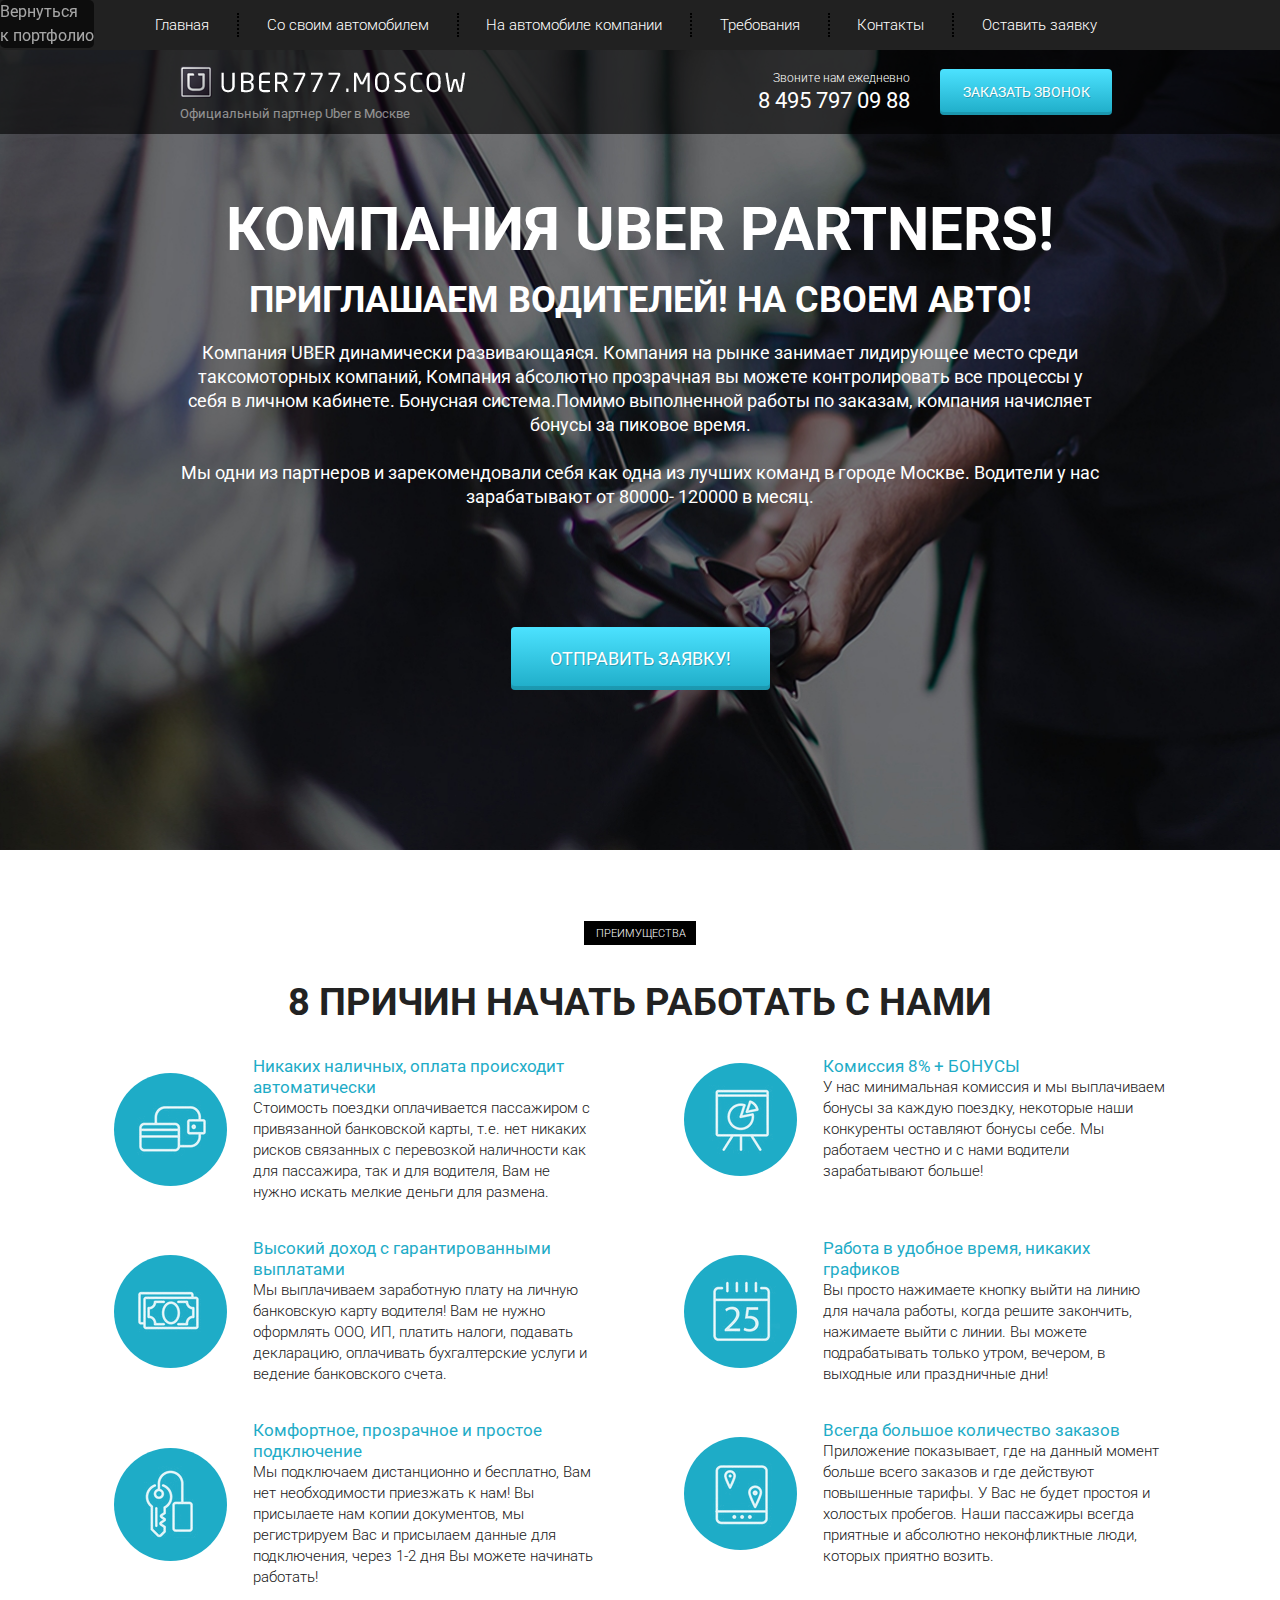
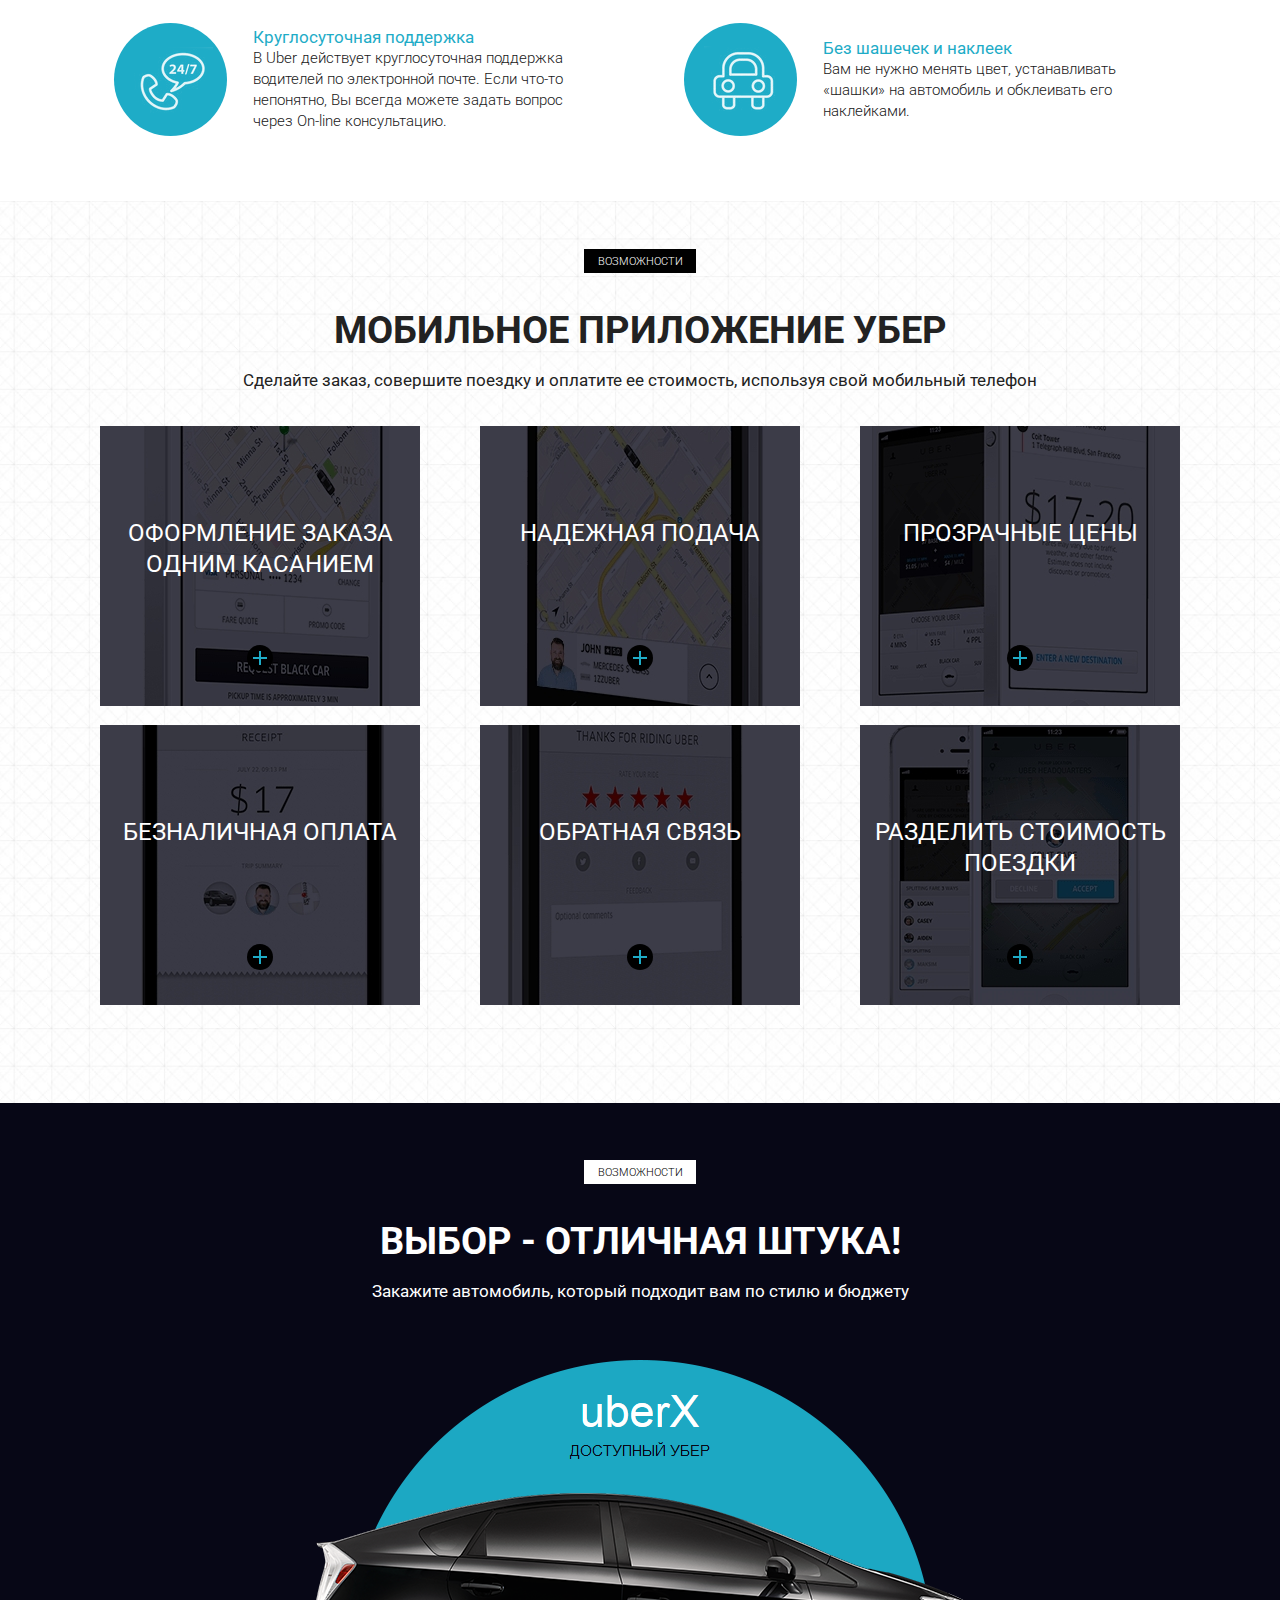
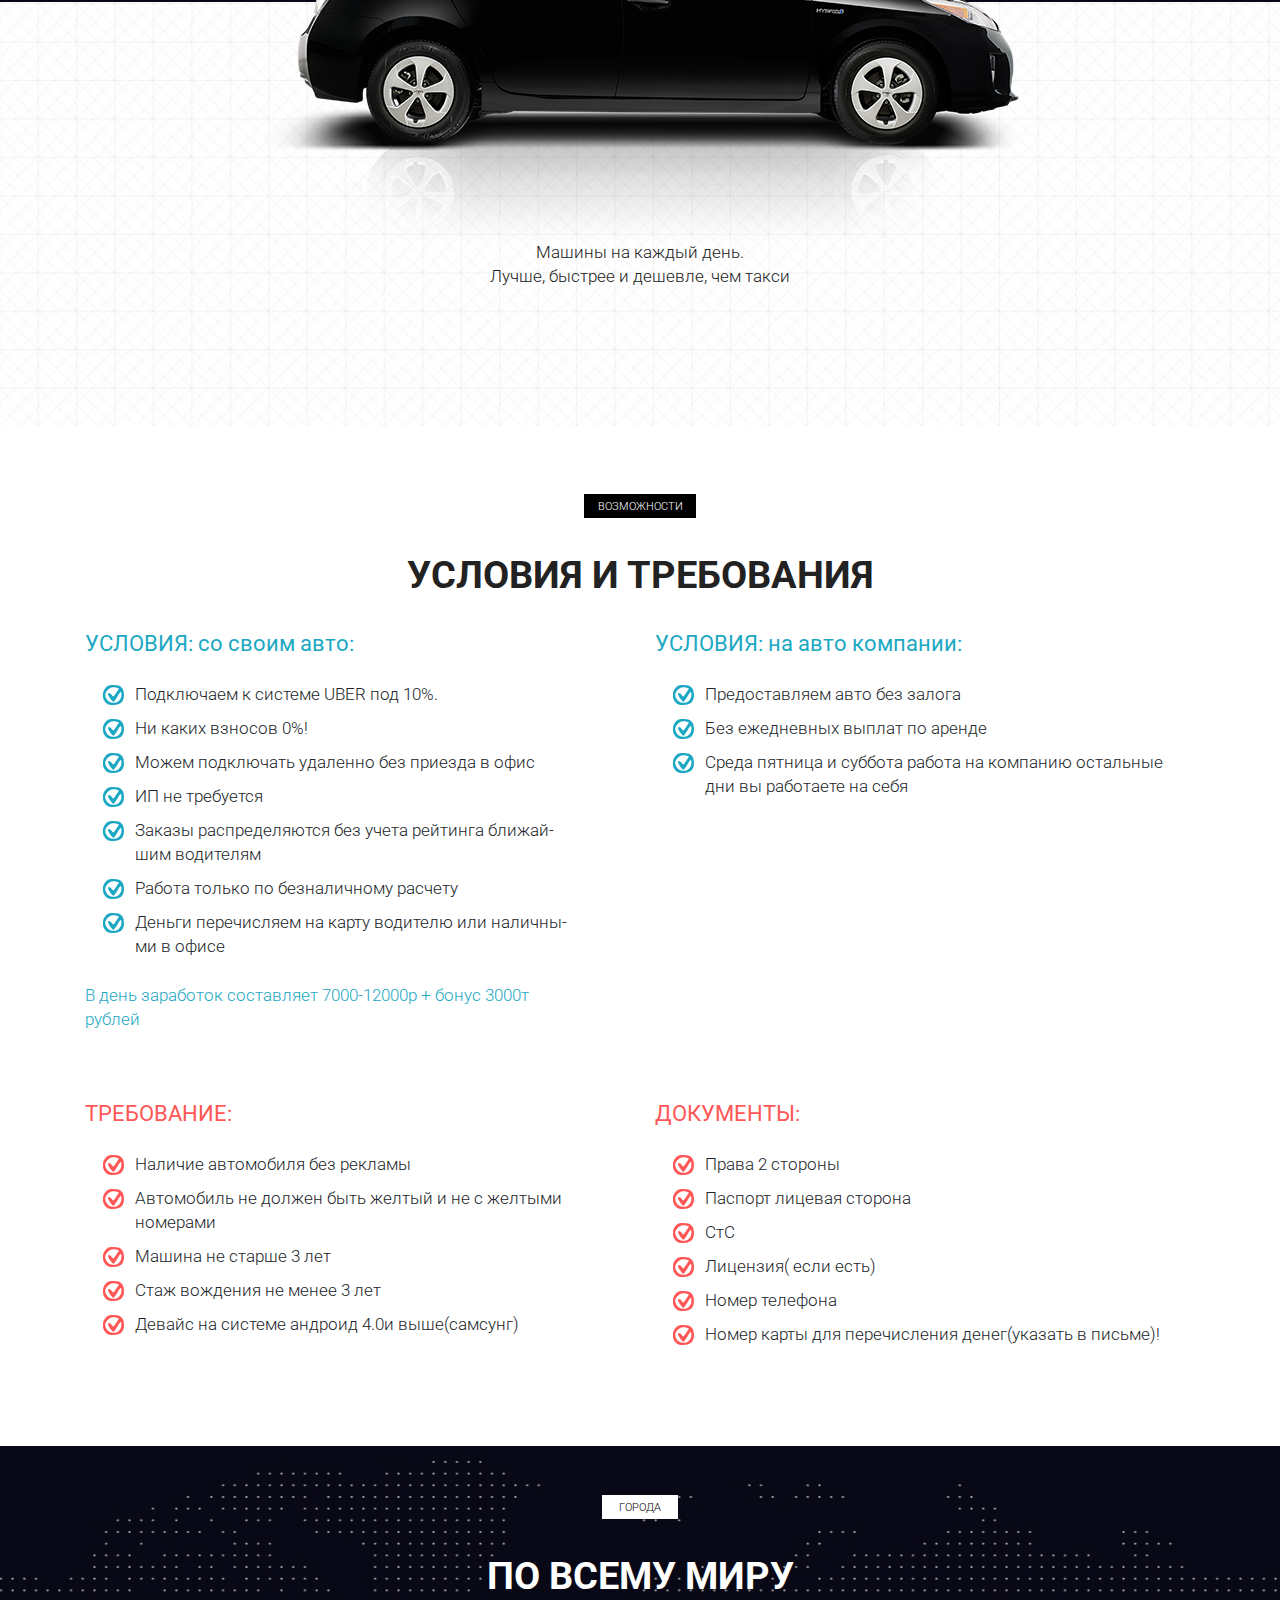
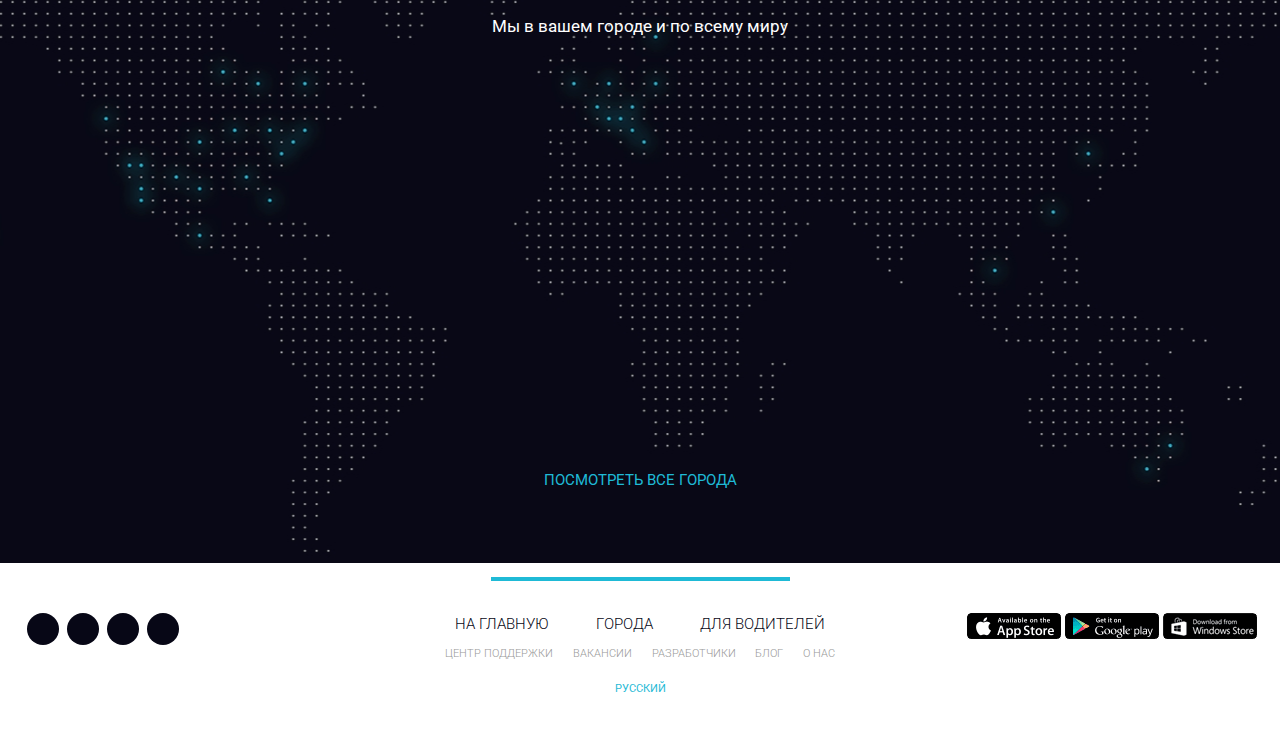
<file: Uber/index.html>
<!DOCTYPE html><html lang="ru"><head><meta charset="UTF-8"><meta name="viewport" content="width=device-width,initial-scale=1"><meta http-equiv="X-UA-Compatible" content="ie=edge"><title>Uber</title><link rel="shortcut icon" href="icons/favicon.ico" type="image/x-icon"><link href="https://fonts.googleapis.com/css?family=Roboto:300,400,700&amp;subset=cyrillic-ext" rel="stylesheet"><link rel="stylesheet" href="css/bootstrap-reboot.min.css"><link rel="stylesheet" href="css/bootstrap-grid.min.css"><link rel="stylesheet" href="https://use.fontawesome.com/releases/v5.8.2/css/all.css" integrity="sha384-oS3vJWv+0UjzBfQzYUhtDYW+Pj2yciDJxpsK1OYPAYjqT085Qq/1cq5FLXAZQ7Ay" crossorigin="anonymous"><link rel="stylesheet" href="css/style.min.css"></head><body><div style="position: fixed; top: 0; left: 0; z-index: 1000; background-color: black; opacity: 0.6; border-radius: 5px"><a style="text-decoration: none; color: white" href="https://romanmotoshin.github.io/portfolio/">Вернуться <br />к портфолио</a></div><header><nav><div class="container"><ul class="menu"><li class="menu_item"><a href="#" class="menu_link">Главная</a></li><li class="menu_item"><a href="#require" class="menu_link">Со своим автомобилем</a></li><li class="menu_item"><a href="#require" class="menu_link">На автомобиле компании</a></li><li class="menu_item"><a href="#" class="menu_link">Требования</a></li><li class="menu_item"><a href="#" class="menu_link">Контакты</a></li><li class="menu_item"><a href="#" class="menu_link">Оставить заявку</a></li></ul></div><div class="hamburger"><span></span> <span></span> <span></span></div></nav><div class="subheader"><div class="container"><div class="row"><div class="col-6 col-md-4 offset-md-1"><a href="#" class="subheader_logo"><img src="icons/logo.png" alt="logo"></a><div class="subheader_official">Официальный партнер Uber в Москве</div></div><div class="xs-hidden col-md-3 offset-md-1 col-xl-2 offset-xl-2"><div class="subheader_call">Звоните нам ежедневно</div><a href="tel:84957970988" class="subheader_phone">8 495 797 09 88</a></div><div class="col-6 col-md-3"><a href="tel:84957970988" class="xs-visible subheader_phone">8 495 797 09 88</a> <button class="subheader_btn">заказать звонок</button></div></div></div></div></header><section class="promo"><div class="container"><div class="row"><div class="col-md-12 offset-md-0 col-lg-10 offset-lg-1"><h1 class="promo_header">КОМПАНИЯ UBER PARTNERS!</h1><h2 class="promo_subheader">ПРИГЛАШАЕМ ВОДИТЕЛЕЙ! НА СВОЕМ АВТО!</h2><div class="promo_descr">Компания UBER динамически развивающаяся. Компания на рынке занимает лидирующее место среди таксомоторных компаний, Компания абсолютно прозрачная вы можете контролировать все процессы у себя в личном кабинете. Бонуcная система.Помимо выполненной работы по заказам, компания начисляет бонусы за пиковое время.<br><br>Мы одни из партнеров и зарекомендовали себя как одна из лучших команд в городе Москве. Водители у нас зарабатывают от 80000- 120000 в месяц.</div><button class="promo_btn">ОТПРАВИТЬ ЗАЯВКУ!</button></div></div></div></section><section class="reasons"><div class="container"><div class="label">преимущества</div><h2 class="title">8 причин начать работать с нами</h2><div class="row"><div class="col-md-6"><div class="reasons_block"><div class="reasons_round"><img src="icons/reasons/reason_1.png" alt="reason"></div><div class="reasons_descr"><div class="reasons_subtitle">Никаких наличных, оплата происходит автоматически</div><div class="reasons_text">Стоимость поездки оплачивается пассажиром с привязанной банковской карты, т.е. нет никаких рисков связанных с перевозкой наличности как для пассажира, так и для водителя, Вам не нужно искать мелкие деньги для размена.</div></div></div></div><div class="col-md-6"><div class="reasons_block"><div class="reasons_round"><img src="icons/reasons/reason_2.png" alt="reason"></div><div class="reasons_descr"><div class="reasons_subtitle">Комиссия 8% + БОНУСЫ</div><div class="reasons_text">У нас минимальная комиссия и мы выплачиваем бонусы за каждую поездку, некоторые наши конкуренты оставляют бонусы себе. Мы работаем честно и с нами водители зарабатывают больше!</div></div></div></div><div class="col-md-6"><div class="reasons_block"><div class="reasons_round"><img src="icons/reasons/reason_3.png" alt="reason"></div><div class="reasons_descr"><div class="reasons_subtitle">Высокий доход с гарантированными выплатами</div><div class="reasons_text">Мы выплачиваем заработную плату на личную банковскую карту водителя! Вам не нужно оформлять ООО, ИП, платить налоги, подавать декларацию, оплачивать бухгалтерские услуги и ведение банковского счета.</div></div></div></div><div class="col-md-6"><div class="reasons_block"><div class="reasons_round"><img src="icons/reasons/reason_4.png" alt="reason"></div><div class="reasons_descr"><div class="reasons_subtitle">Работа в удобное время, никаких графиков</div><div class="reasons_text">Вы просто нажимаете кнопку выйти на линию для начала работы, когда решите закончить, нажимаете выйти с линии. Вы можете подрабатывать только утром, вечером, в выходные или праздничные дни!</div></div></div></div><div class="col-md-6"><div class="reasons_block"><div class="reasons_round"><img src="icons/reasons/reason_5.png" alt="reason"></div><div class="reasons_descr"><div class="reasons_subtitle">Комфортное, прозрачное и простое подключение</div><div class="reasons_text">Мы подключаем дистанционно и бесплатно, Вам нет необходимости приезжать к нам! Вы присылаете нам копии документов, мы регистрируем Вас и присылаем данные для подключения, через 1-2 дня Вы можете начинать работать!</div></div></div></div><div class="col-md-6"><div class="reasons_block"><div class="reasons_round"><img src="icons/reasons/reason_6.png" alt="reason"></div><div class="reasons_descr"><div class="reasons_subtitle">Всегда большое количество заказов</div><div class="reasons_text">Приложение показывает, где на данный момент больше всего заказов и где действуют повышенные тарифы. У Вас не будет простоя и холостых пробегов. Наши пассажиры всегда приятные и абсолютно неконфликтные люди, которых приятно возить.</div></div></div></div><div class="col-md-6"><div class="reasons_block"><div class="reasons_round"><img src="icons/reasons/reason_7.png" alt="reason"></div><div class="reasons_descr"><div class="reasons_subtitle">Круглосуточная поддержка</div><div class="reasons_text">В Uber действует круглосуточная поддержка водителей по электронной почте. Если что-то непонятно, Вы всегда можете задать вопрос через On-line консультацию.</div></div></div></div><div class="col-md-6"><div class="reasons_block"><div class="reasons_round"><img src="icons/reasons/reason_8.png" alt="reason"></div><div class="reasons_descr"><div class="reasons_subtitle">Без шашечек и наклеек</div><div class="reasons_text">Вам не нужно менять цвет, устанавливать «шашки» на автомобиль и обклеивать его наклейками.</div></div></div></div></div></div></section><section class="mobile"><div class="container"><div class="label">возможности</div><h2 class="title">мобильное приложение убер</h2><div class="subtitle">Сделайте заказ, совершите поездку и оплатите ее стоимость, используя свой мобильный телефон</div><div class="row"><div class="col-md-6 col-lg-4"><div class="mobile_item mobile_item_1"><div class="mobile_item_subtitle">оформление заказа одним касанием</div><div class="mobile_item_plus"></div></div></div><div class="col-md-6 col-lg-4"><div class="mobile_item mobile_item_2"><div class="mobile_item_subtitle">надежная подача</div><div class="mobile_item_plus"></div></div></div><div class="col-md-6 col-lg-4"><div class="mobile_item mobile_item_3"><div class="mobile_item_subtitle">прозрачные цены</div><div class="mobile_item_plus"></div></div></div><div class="col-md-6 col-lg-4"><div class="mobile_item mobile_item_4"><div class="mobile_item_subtitle">безналичная оплата</div><div class="mobile_item_plus"></div></div></div><div class="col-md-6 col-lg-4"><div class="mobile_item mobile_item_5"><div class="mobile_item_subtitle">обратная связь</div><div class="mobile_item_plus"></div></div></div><div class="col-md-6 col-lg-4"><div class="mobile_item mobile_item_6"><div class="mobile_item_subtitle">разделить стоимость поездки</div><div class="mobile_item_plus"></div></div></div></div></div></section><section class="choice"><div class="container"><div class="black"></div><div class="label label_white">возможности</div><h2 class="title title_white hidden-320">Выбор - отличная штука!</h2><div class="subtitle subtitle_white hidden-320">Закажите автомобиль, который подходит вам по стилю и бюджету</div><img src="img/car.png" alt="uber car" class="choice_img"><div class="choice_descr">Машины на каждый день.<br>Лучше, быстрее и дешевле, чем такси</div></div></section><section class="require" id="require"><div class="container"><div class="label">возможности</div><h2 class="title">условия и требования</h2><div class="row"><div class="col-md-6"><div class="require_block"><div class="require_title">УСЛОВИЯ: со своим авто:</div><ul class="require_list"><li>Подключаем к системе UBER под 10%.</li><li>Ни каких взносов 0%!</li><li>Можем подключать удаленно без приезда в офис</li><li>ИП не требуется</li><li>Заказы распределяются без учета рейтинга ближай-<br>шим водителям</li><li>Работа только по безналичному расчету</li><li>Деньги перечисляем на карту водителю или наличны-<br>ми в офисе</li></ul><div class="require_descr">В день заработок составляет 7000-12000р + бонус 3000т<br>рублей</div></div></div><div class="col-md-6"><div class="require_block"><div class="require_title">УСЛОВИЯ: на авто компании:</div><ul class="require_list"><li>Предоставляем авто без залога</li><li>Без ежедневных выплат по аренде</li><li>Среда пятница и суббота работа на компанию остальные дни вы работаете на себя</li></ul></div></div><div class="col-md-6"><div class="require_block require_block_nmb warning"><div class="require_title">ТРЕБОВАНИЕ:</div><ul class="require_list"><li>Наличие автомобиля без рекламы</li><li>Автомобиль не должен быть желтый и не с желтыми номерами</li><li>Машина не старше 3 лет</li><li>Стаж вождения не менее 3 лет</li><li>Девайс на системе андроид 4.0и выше(самсунг)</li></ul></div></div><div class="col-md-6"><div class="require_block require_block_nmb warning"><div class="require_title">ДОКУМЕНТЫ:</div><ul class="require_list"><li>Права 2 стороны</li><li>Паспорт лицевая сторона</li><li>СтС</li><li>Лицензия( если есть)</li><li>Номер телефона</li><li>Номер карты для перечисления денег(указать в письме)!</li></ul></div></div></div></div></section><section class="world"><div class="container"><div class="label label_white label_min">города</div><h2 class="title title_white">По всему миру</h2><div class="subtitle subtitle_white">Мы в вашем городе и по всему миру</div><a href="#" class="world_link">посмотреть все города</a></div></section><footer><div class="footer_divider"></div><div class="footer_wrapper"><!-- Если не оборачивать каждый блок в обертку - получится криво --><div><div class="footer_social"><a href="#" class="footer_social_item"><i class="fab fa-facebook-f"></i> </a><a href="#" class="footer_social_item"><i class="fab fa-twitter"></i> </a><a href="#" class="footer_social_item"><i class="fab fa-linkedin"></i> </a><a href="#" class="footer_social_item"><i class="fab fa-instagram"></i></a></div></div><div><div class="footer_links"><div class="footer_links_main"><a href="#">на главную</a> <a href="#">города</a> <a href="#">для водителей</a></div><div class="footer_links_sub"><a href="#">центр поддержки</a> <a href="#">вакансии</a> <a href="#">разработчики</a> <a href="#">блог</a> <a href="#">о нас</a></div><a href="#" class="footer_links_lang">Русский</a></div></div><div><div class="footer_mobile"><a href="#"><img src="img/app_store.png" alt="App Store"> </a><a href="#"><img src="img/google_play.png" alt="Google play"> </a><a href="#"><img src="img/windows_store.png" alt="Windows store"></a></div></div></div></footer><script src="js/script.js"></script></body></html>
</file>
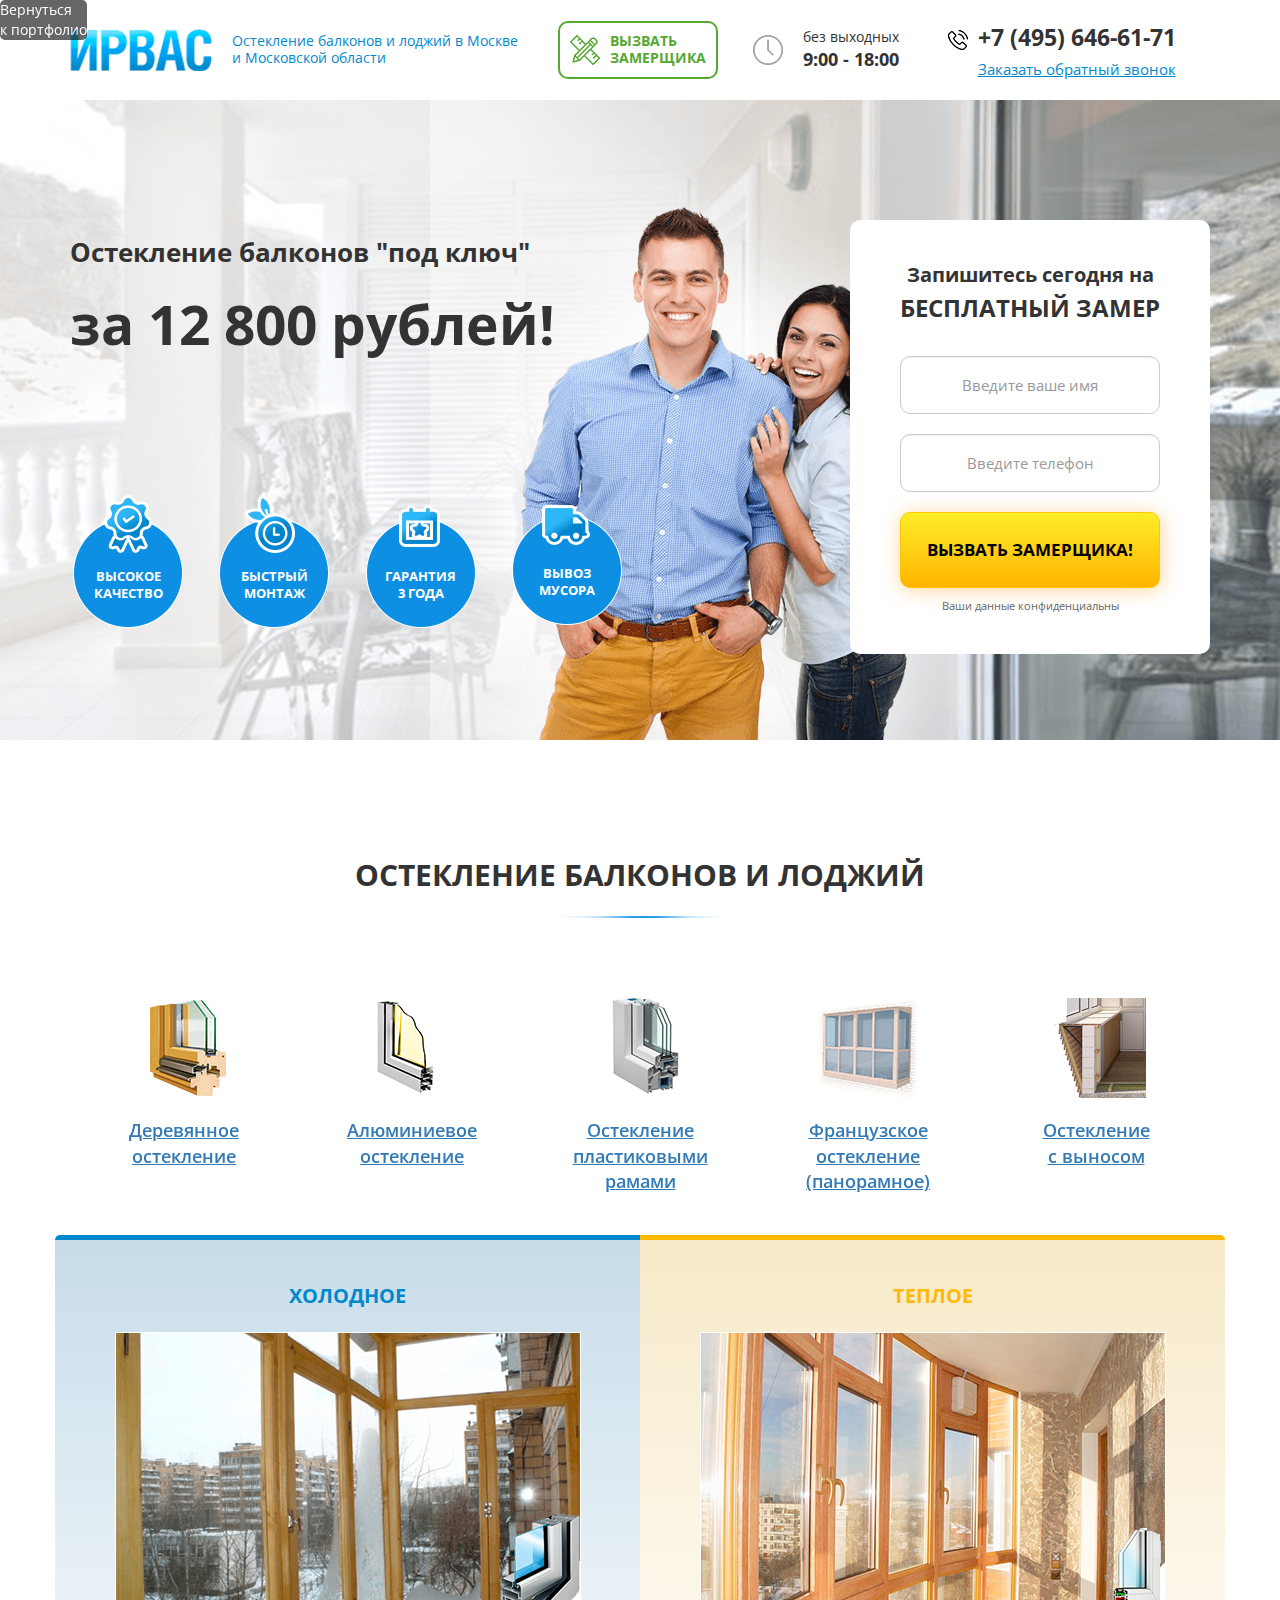
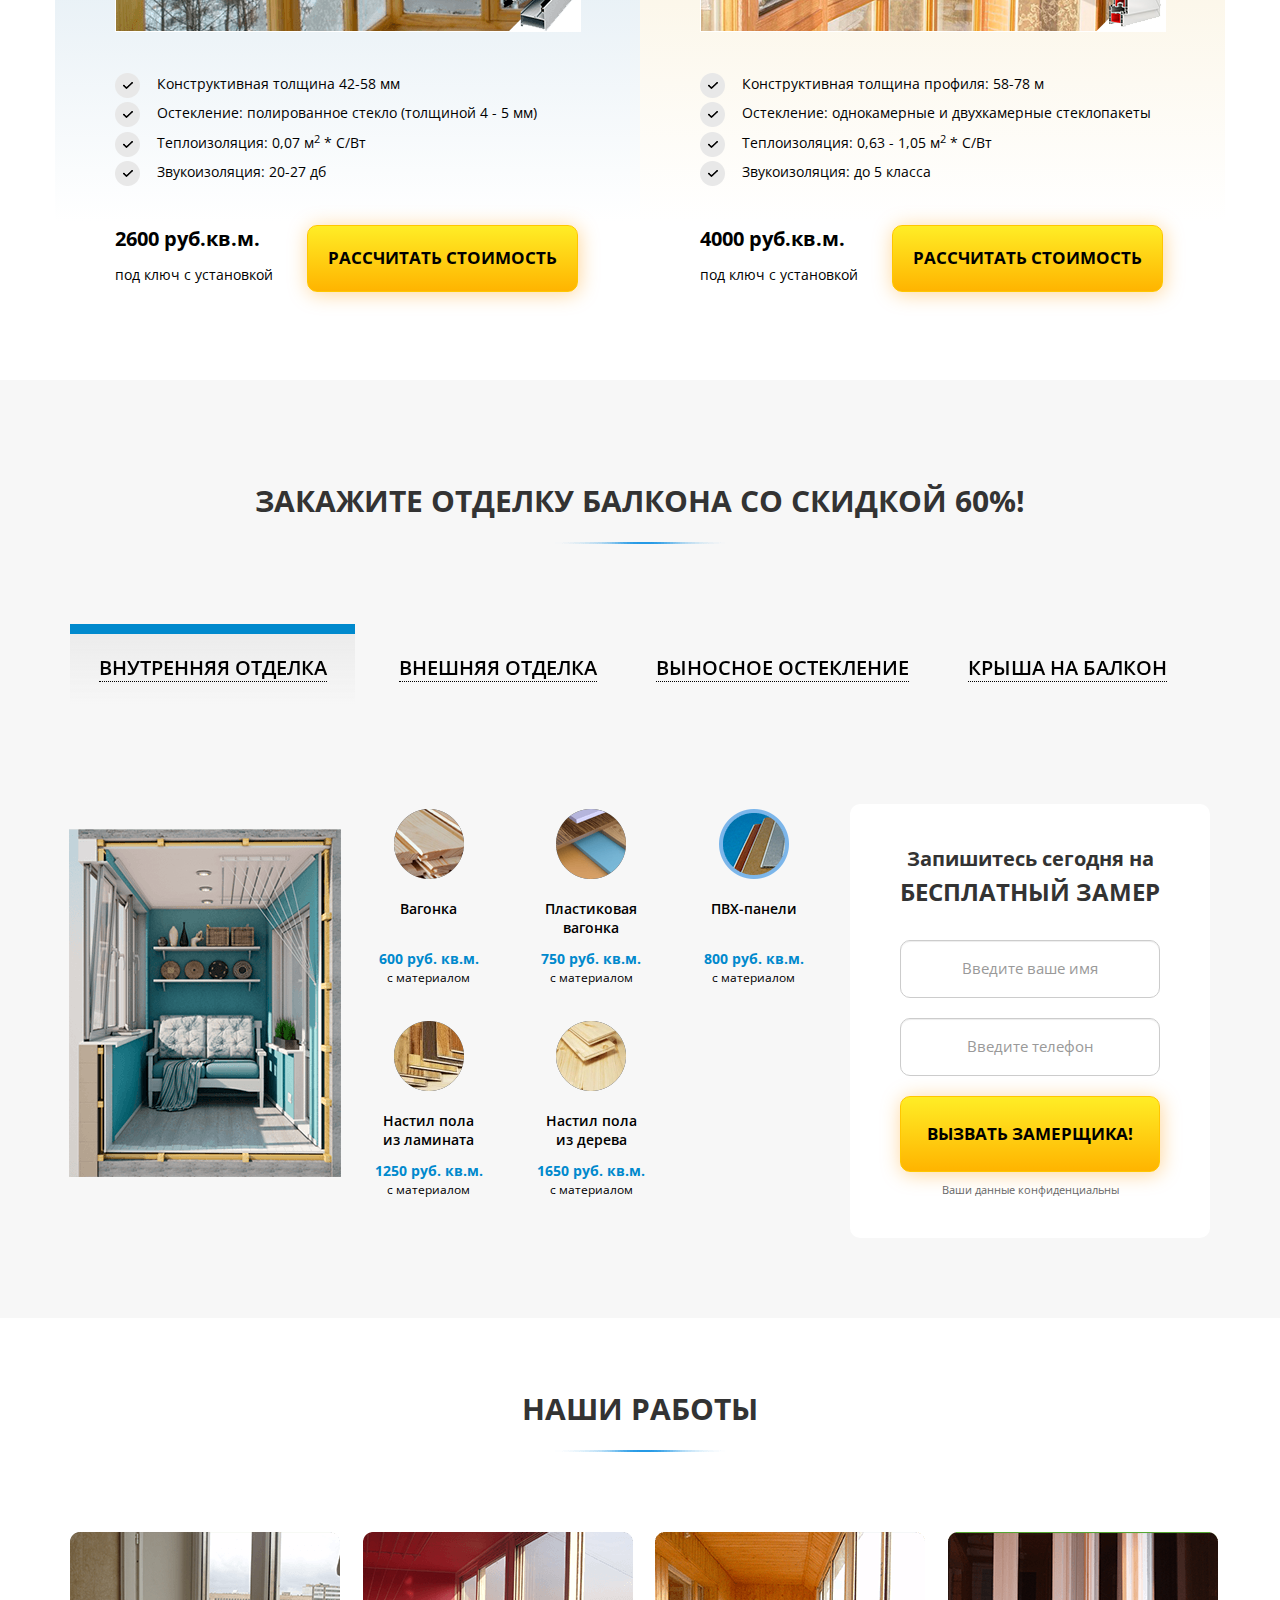
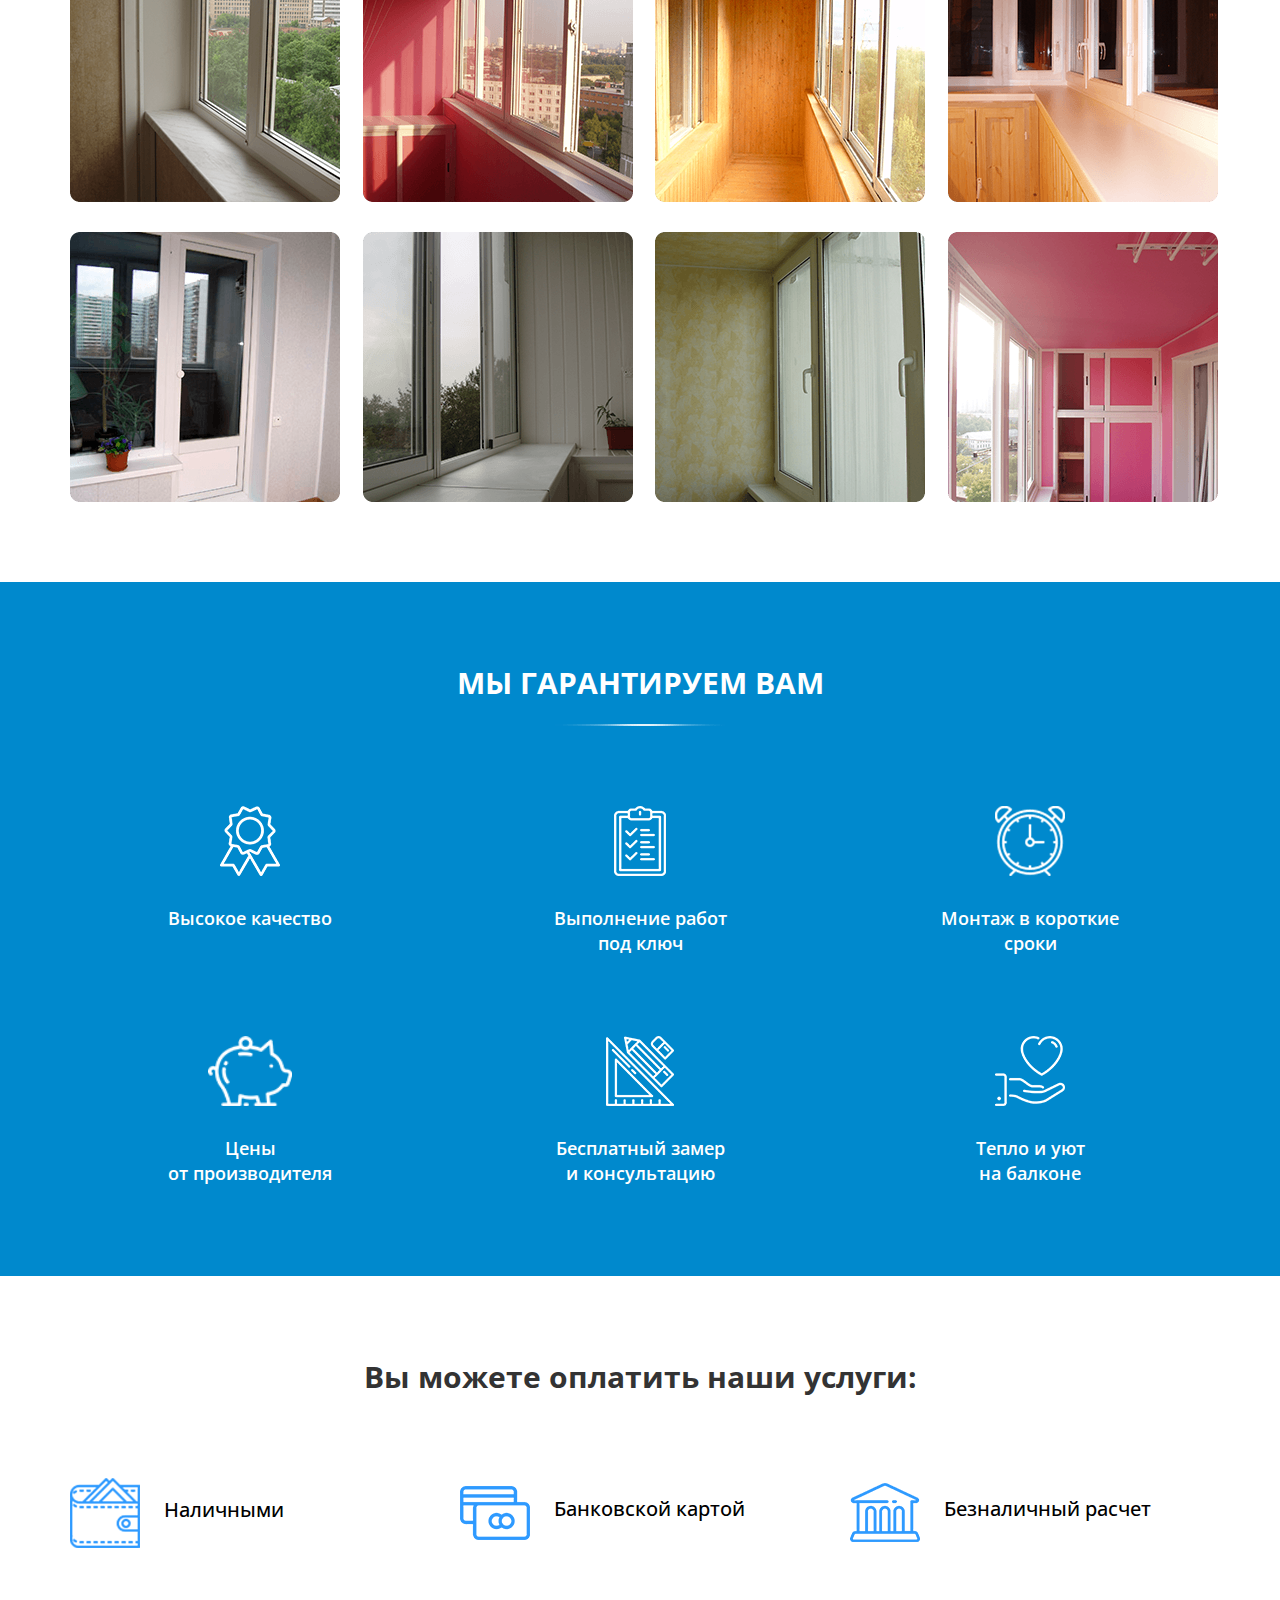
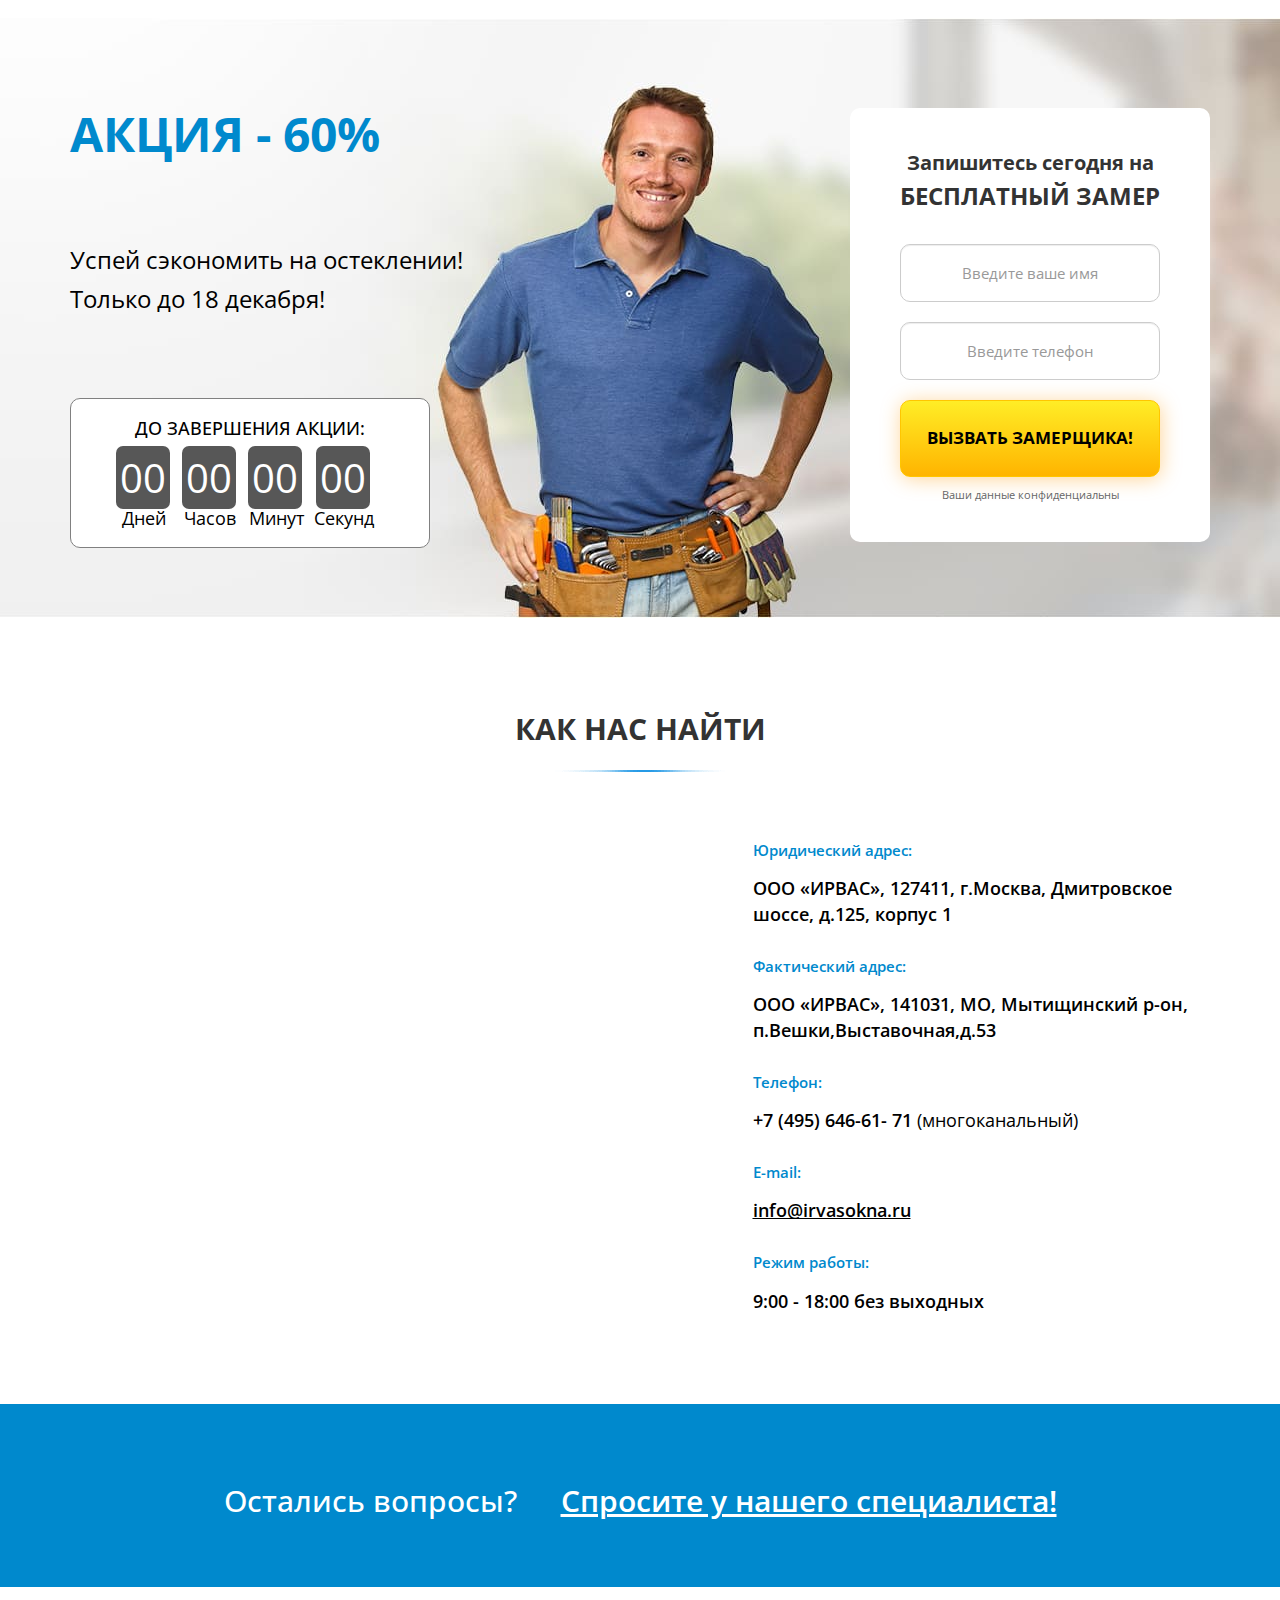
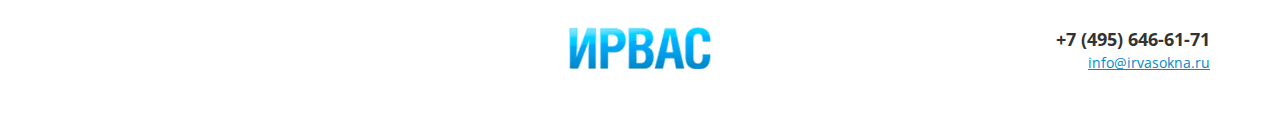
<file: Windows/index.html>
<!DOCTYPE html>
<html lang="ru">
  <head>
    <meta charset="utf-8">
    <meta http-equiv="X-UA-Compatible" content="IE=edge">
    <meta name="viewport" content="width=device-width, initial-scale=1">
    <link rel="icon" href="/favicon.ico">
    <title>Ирвас окна</title>
    <link href="assets/css/bootstrap.css" rel="stylesheet">
    <!-- Fonts -->
    <link href="https://fonts.googleapis.com/css?family=Open+Sans:400,700" rel="stylesheet">
    <!-- Slick Slider -->
    <link rel="stylesheet" href="assets/slick/slick.css">
    <link rel="stylesheet" href="assets/slick/slick-theme.css">
    <!-- Animate -->
    <link rel="stylesheet" href="assets/css/animate.min.css">
    <link href="assets/css/style.css" rel="stylesheet">
  </head>

  <body>
    <div style="position: fixed; top: 0; left: 0; z-index: 1000; background-color: black; opacity: 0.6; border-radius: 5px"><a style="text-decoration: none; color: white" href="https://romanmotoshin.github.io/portfolio/">Вернуться <br />к портфолио</a></div>
    <header class="header">
      <div class="container">
        <div class="row">

          <div class="col-md-5 col-sm-3 col-xs-12">
            <div class="logo">
              <div class="logo_img">
                <img src="assets/img/header/logo.png" alt="#">
              </div>
              <p>Остекление балконов и лоджий в Москве и Московской области</p>
            </div>
          </div>

          <div class="col-md-2 col-sm-3 col-xs-12">
           <div class="header_btn_wrap">
             <div class="header_btn_wrap_block">
               <button class="header_btn text-uppercase text-left popup_engineer_btn">
                   Вызвать <br>замерщика
               </button>
             </div>
           </div>
          </div>

          <div class="col-md-2 col-sm-3 col-xs-6 text-left">
            <div class="working_hours">
              <div class="working_hours_img">
                <img src="assets/img/header/clock.png" alt="#">
              </div>
              <p>без выходных <span>9:00 - 18:00</span></p>
            </div>
          </div>

          <div class="col-md-3 col-sm-3 col-xs-6">
            <div class="contact_us">
              <div class="contact_us_wrap">
                <a href="#"><img src="assets/img/header/phone.png" alt="#">+7 (495) 646-61-71</a>
                <a class="phone_link" href="#">Заказать обратный звонок</a>
              </div>
            </div>
          </div>

        </div>
      </div>
    </header>
    
    <!-- Main -->
    <main class="main">
      <div class="container">
        <div class="row">

          <div class="col-lg-6 col-md-7 wow fadeInLeft">
            <h1><span>Остекление балконов "под ключ"<br></span>за 12 800 рублей!</h1>
            <div class="main_features">

             <div class="row">

               <div class="col-sm-3 col-xs-6">
                 <div class="main_features_block">
                   <img src="assets/img/main/icons/quality.png" alt="">
                   <p>Высокое <br>качество</p>
                 </div>
               </div>

               <div class="col-sm-3 col-xs-6">
                 <div class="main_features_block">
                   <img src="assets/img/main/icons/time.png" alt="">
                   <p>Быстрый <br>монтаж</p>
                 </div>
               </div>

              <div class="col-sm-3 col-xs-6">
                <div class="main_features_block">
                  <img class="small_img" src="assets/img/main/icons/guaranty.png" alt="">
                  <p>Гарантия <br>3 года</p>
                </div>
              </div>

               <div class="col-sm-3 col-xs-6">
                 <div class="main_features_block">
                   <img class="small_img" src="assets/img/main/icons/delivery.png" alt="">
                   <p>Вывоз <br>мусора</p>
                 </div>
               </div>

             </div>

            </div>
          </div>

          <div class="col-lg-4 col-lg-offset-2 col-md-5 col-md-offset-0 col-sm-8 col-sm-offset-2 col-xs-12 wow fadeInRight">
            <form class="form main_form" action="#">
              <h2>Запишитесь сегодня на <br><span>бесплатный замер</span></h2>
              <input class="form-control form_input" name="user_name" required type="text" placeholder="Введите ваше имя">
              <input class="form-control form_input" name="user_phone" required type="text" placeholder="Введите телефон">
              <button class="text-uppercase btn-block button" name="submit" type="submit">Вызвать замерщика!</button>
              <p class="form_notice">Ваши данные конфиденциальны</p>
            </form>
          </div>

        </div>
      </div>
    </main>

    <!-- Glazing -->
    <section class="glazing">
      <div class="container">

        <div class="section_header">
          <h2>Остекление балконов и лоджий</h2>
          <div class="section_header_sub"></div>
        </div>

        <!-- Slider -->
        <div class="glazing_slider">
          <div class="glazing_block text-center wow fadeInUp">
            <img src="assets/img/glazing/icons/1.png" alt="#">
            <a class="tree_link">Деревянное <br>остекление</a>
          </div>
          <div class="glazing_block text-center wow fadeInUp" data-wow-delay="0.1s">
            <img src="assets/img/glazing/icons/2.png" alt="#">
            <a class="aluminum_link">Алюминиевое <br>остекление</a>
          </div>
          <div class="glazing_block text-center wow fadeInUp" data-wow-delay="0.2s">
            <img src="assets/img/glazing/icons/3.png" alt="#">
            <a class="plastic_link">Остекление <br>пластиковыми <br>рамами</a>
          </div>
          <div class="glazing_block text-center wow fadeInUp" data-wow-delay="0.3s">
            <img src="assets/img/glazing/icons/4.png" alt="#">
            <a class="french_link">Французское <br>остекление <br>(панорамное)</a>
          </div>
          <div class="glazing_block text-center wow fadeInUp" data-wow-delay="0.4s">
            <img src="assets/img/glazing/icons/5.png" alt="#">
            <a class="rise_link">Остекление <br>с выносом</a>
          </div>
        </div>

        <!-- Tree -->
        <div class="row tree glazing_content faded">

          <div class="col-md-6 no-padding">
           <div class="glazing_cold">
             <h3>Холодное</h3>
             <img src="assets/img/glazing/img_cold.png" alt="#">
             <ul>
               <li>Конструктивная толщина 42-58 мм</li>
               <li>Остекление: полированное стекло (толщиной 4 - 5 мм)</li>
               <li>Теплоизоляция: 0,07 м<sup>2</sup> * С/Вт</li>
               <li>Звукоизоляция: 20-27 дб</li>
             </ul>
           </div> 
            <div class="glazing_price">
                <p>2600 руб.кв.м.<br><span>под ключ с установкой</span></p>
                <button class="button glazing_price_btn text-uppercase popup_calc_btn">Рассчитать стоимость</button>
            </div>
          </div>

          <div class="col-md-6 no-padding">
            <div class="glazing_warm">
              <h3>теплое</h3>
              <img src="assets/img/glazing/img_warm.png" alt="#">
              <ul>
                <li>Конструктивная толщина профиля: 58-78 м</li>
                <li>Остекление: однокамерные и двухкамерные стеклопакеты</li>
                <li>Теплоизоляция: 0,63 - 1,05 м<sup>2</sup> * С/Вт</li>
                <li>Звукоизоляция: до 5 класса</li>
              </ul>
            </div> 
             <div class="glazing_price">
                 <p>4000 руб.кв.м.<br><span>под ключ с установкой</span></p>
                 <button class="button glazing_price_btn text-uppercase popup_calc_btn">Рассчитать стоимость</button>
             </div>
          </div>

        </div> <!-- /Tree -->

        <!-- Aluminum -->
        <div class="row aluminum glazing_content faded">

          <div class="col-md-6 no-padding">
           <div class="glazing_cold">
             <h3>Холодное</h3>
             <img src="assets/img/glazing/aluminum/cold.jpg" alt="#">
             <ul>
               <li>Конструктивная толщина 40-50 мм</li>
               <li>Остекление: полированное стекло (толщиной 4 - 5 мм)</li>
               <li>Теплоизоляция: 0,07 м<sup>2</sup> * С/Вт</li>
               <li>Звукоизоляция: 20-27 дб</li>
             </ul>
           </div> 
            <div class="glazing_price">
                <p>4000 руб.кв.м.<br><span>под ключ с установкой</span></p>
                <button class="button glazing_price_btn text-uppercase popup_calc_btn">Рассчитать стоимость</button>
            </div>
          </div>

          <div class="col-md-6 no-padding">
            <div class="glazing_warm">
              <h3>теплое</h3>
              <img src="assets/img/glazing/aluminum/warm.jpg" alt="#">
              <ul>
                <li>Конструктивная толщина профиля: 60-68 м</li>
                <li>Остекление: однокамерные и двухкамерные стеклопакеты</li>
                <li>Теплоизоляция: 0,63 - 1,05 м<sup>2</sup> * С/Вт</li>
                <li>Звукоизоляция: до 5 класса</li>
              </ul>
            </div> 
             <div class="glazing_price">
                 <p>8000 руб.кв.м.<br><span>под ключ с установкой</span></p>
                 <button class="button glazing_price_btn text-uppercase popup_calc_btn">Рассчитать стоимость</button>
             </div>
          </div>

        </div> <!-- /Aluminum -->

        <!-- Plastic -->
        <div class="row plastic glazing_content faded">

          <div class="col-md-6 col-md-offset-3 no-padding">
            <div class="glazing_warm">
              <h3>теплое</h3>
              <img src="assets/img/glazing/plastic/warm.jpg" alt="#">
              <ul>
                <li>Конструктивная толщина профиля: 58-70 м</li>
                <li>Остекление: однокамерные и двухкамерные стеклопакеты</li>
                <li>Теплоизоляция: 0,63 - 1,05 м<sup>2</sup> * С/Вт</li>
                <li>Звукоизоляция: до 5 класса</li>
              </ul>
            </div> 
             <div class="glazing_price">
                 <p>5500 руб.кв.м.<br><span>под ключ с установкой</span></p>
                 <button class="button glazing_price_btn text-uppercase popup_calc_btn">Рассчитать стоимость</button>
             </div>
          </div>

        </div> <!-- /Plastic -->

        <!-- French -->
        <div class="row french glazing_content faded">

          <div class="col-md-6 no-padding">
           <div class="glazing_cold">
             <h3>Пластик</h3>
             <img src="assets/img/glazing/french/plastic.jpg" alt="#">
             <ul>
               <li>Конструктивная толщина 58-70 мм</li>
               <li>Остекление: однокамерные и двухкамерные стеклопакеты</li>
               <li>Теплоизоляция: 0,63 - 1,05 м<sup>2</sup> * С/Вт</li>
               <li>Звукоизоляция: до 5 класса</li>
             </ul>
           </div> 
            <div class="glazing_price">
                <p>5500 руб.кв.м.<br><span>под ключ с установкой</span></p>
                <button class="button glazing_price_btn text-uppercase popup_calc_btn">Рассчитать стоимость</button>
            </div>
          </div>

          <div class="col-md-6 no-padding">
            <div class="glazing_warm">
              <h3>Алюминий</h3>
              <img src="assets/img/glazing/french/aluminum.jpg" alt="#">
              <ul>
                <li>Конструктивная толщина профиля: 60-68 мм</li>
                <li>Остекление: однокамерные и двухкамерные стеклопакеты</li>
                <li>Теплоизоляция: 0,63 - 1,05 м<sup>2</sup> * С/Вт</li>
                <li>Звукоизоляция: до 5 класса</li>
              </ul>
            </div> 
             <div class="glazing_price">
                 <p>8000 руб.кв.м.<br><span>под ключ с установкой</span></p>
                 <button class="button glazing_price_btn text-uppercase popup_calc_btn">Рассчитать стоимость</button>
             </div>
          </div>

        </div> <!-- /French -->

        <!-- Rise -->
        <div class="row rise glazing_content faded">

          <div class="col-md-6 no-padding">
           <div class="glazing_cold">
             <h3>Алюминий</h3>
             <img src="assets/img/glazing/rise/aluminum.jpg" alt="#">
             <ul>
               <li>Конструктивная толщина 40-50 мм</li>
               <li>Остекление: полированное стекло (толщиной 4 - 5 мм)</li>
               <li>Теплоизоляция: 0,07 м<sup>2</sup> * С/Вт</li>
               <li>Звукоизоляция: 20-27 дб</li>
             </ul>
           </div> 
            <div class="glazing_price">
                <p>4000 руб.кв.м.<br><span>под ключ с установкой</span></p>
                <button class="button glazing_price_btn text-uppercase popup_calc_btn">Рассчитать стоимость</button>
            </div>
          </div>

          <div class="col-md-6 no-padding">
            <div class="glazing_warm">
              <h3>Дерево</h3>
              <img src="assets/img/glazing/rise/tree.jpg" alt="#">
              <ul>
                <li>Конструктивная толщина профиля: 40-42 мм</li>
                <li>Остекление: полированное стекло (толщиной 4 мм)</li>
                <li>Теплоизоляция: 0,07 м<sup>2</sup> * С/Вт</li>
                <li>Звукоизоляция: 20-27 дб</li>
              </ul>
            </div> 
             <div class="glazing_price">
                 <p>8000 руб.кв.м.<br><span>под ключ с установкой</span></p>
                 <button class="button glazing_price_btn text-uppercase popup_calc_btn">Рассчитать стоимость</button>
             </div>
          </div>

        </div><!-- /Rise -->


      </div>
    </section>

    <!-- Decoration -->
    <section class="decoration">
      <div class="container">
        <div class="section_header">
          <h2>ЗАКАЖИТЕ ОТДЕЛКУ БАЛКОНА СО СКИДКОЙ 60%!</h2>
          <div class="section_header_sub"></div>
        </div>
        
        <!-- Slider -->
        <div class="decoration_slider">
            <div class="decoration_item  wow fadeInUp">
              <div class="internal_link no_click after_click"><a>Внутренняя отделка</a></div>
            </div>
            <div class="decoration_item wow fadeInUp" data-wow-delay="0.1s">
              <div class="external_link no_click"><a>Внешняя отделка</a></div>
            </div>
            <div class="decoration_item wow fadeInUp" data-wow-delay="0.2s">
              <div class="rising_link no_click"><a>Выносное остекление</a></div>
            </div>
            <div class="decoration_item wow fadeInUp" data-wow-delay="0.3s">
              <div class="roof_link no_click"><a>Крыша на балкон</a></div>
            </div>
        </div>

        <div class="decoration_content">

          <div class="row">
            
            <!-- internal -->
            <div class="internal">
              <div class="col-lg-3 col-md-4 col-md-offset-0 col-sm-6 col-sm-offset-3 col-xs-8 col-xs-offset-2 no-padding">
                <div class="decoration_img">
                  <img src="assets/img/decoration/decoration_img.png" alt="">
                </div>
              </div>
              <!-- Material -->
              <div class="col-lg-5 col-md-8 col-xs-12">
               <div class="row">
                 <div class="col-lg-4 col-md-4 col-sm-4 col-xs-6">
                   <div class="decoration_content_material text-center">
                     <img src="assets/img/decoration/material/lining.png" alt="#">
                     <h3>Вагонка</h3>
                     <p>600 руб. кв.м.<span>с материалом</span></p>
                   </div>
                 </div>
                 <div class="col-lg-4 col-md-4 col-sm-4 col-xs-6">
                   <div class="decoration_content_material text-center">
                     <img src="assets/img/decoration/material/plastic.png" alt="#">
                     <h3>Пластиковая вагонка</h3>
                     <p>750 руб. кв.м.<span>с материалом</span></p>
                   </div>
                 </div>
                 <div class="col-lg-4 col-md-4 col-sm-4 col-xs-6">
                   <div class="decoration_content_material text-center">
                     <img src="assets/img/decoration/material/pvh.png" alt="#">
                     <h3>ПВХ-панели</h3>
                     <p>800 руб. кв.м.<span>с материалом</span></p>
                   </div>
                 </div>
                 <div class="col-lg-4 col-md-4 col-sm-4 col-xs-6">
                   <div class="decoration_content_material text-center">
                     <img src="assets/img/decoration/material/laminate.png" alt="#">
                     <h3>Настил пола <br>из ламината</h3>
                     <p>1250 руб. кв.м.<span>с материалом</span></p>
                   </div>
                 </div>
                 <div class="col-lg-4 col-md-4 col-sm-4 col-xs-6">
                   <div class="decoration_content_material text-center">
                     <img src="assets/img/decoration/material/tree.png" alt="#">
                     <h3>Настил пола <br>из дерева</h3>
                     <p>1650 руб. кв.м.<span>с материалом</span></p>
                   </div>
                 </div>
               </div>
              </div>
              <div class="col-lg-4 col-lg-offset-0 col-md-6 col-md-offset-3 col-sm-8 col-sm-offset-2 col-xs-12">
                <form class="form main_form decoration_form" action="#">
                  <h2>Запишитесь сегодня на <br><span>бесплатный замер</span></h2>
                  <input class="form-control form_input" name="user_name" required type="text" placeholder="Введите ваше имя">
                  <input class="form-control form_input" name="user_phone" required type="text" placeholder="Введите телефон">
                  <button class="text-uppercase btn-block button" name="submit" type="submit">Вызвать замерщика!</button>
                  <p class="form_notice">Ваши данные конфиденциальны</p>
                </form>
              </div> 
            </div> <!-- /internal -->

            <!-- external -->
            <div class="external">
              <div class="col-lg-3 col-md-4 col-md-offset-0 col-sm-6 col-sm-offset-3 col-xs-8 col-xs-offset-2 no-padding">
                <div class="decoration_img">
                  <img src="assets/img/decoration/2/decoration2_img.png" alt="" style="margin-top: 3rem;">
                </div>
              </div>
              <!-- Material -->
              <div class="col-lg-5 col-md-8 col-xs-12">
               <div class="row">
                 <div class="col-lg-4 col-md-4 col-sm-4 col-xs-6">
                   <div class="decoration_content_material text-center">
                     <img src="assets/img/decoration/2/metal.png" alt="#">
                     <h3>Металлический <br>сайдинг</h3>
                     <p>600 руб. кв.м.<span>с материалом</span></p>
                   </div>
                 </div>
                 <div class="col-lg-4 col-md-4 col-sm-4 col-xs-6">
                   <div class="decoration_content_material text-center">
                     <img src="assets/img/decoration/2/plastic.png" alt="#">
                     <h3>Пластиковая <br>вагонка</h3>
                     <p>750 руб. кв.м.<span>с материалом</span></p>
                   </div>
                 </div>
                 <div class="col-lg-4 col-md-4 col-sm-4 col-xs-6">
                   <div class="decoration_content_material text-center">
                     <img src="assets/img/decoration/2/profnastil.png" alt="#">
                     <h3>Профнастил</h3>
                     <p>800 руб. кв.м.<span>с материалом</span></p>
                   </div>
                 </div>
                 <div class="col-lg-4 col-md-4 col-sm-4 col-xs-6">
                   <div class="decoration_content_material text-center">
                     <img src="assets/img/decoration/2/tree.png" alt="#">
                     <h3>Деревянная <br>вагонка</h3>
                     <p>1250 руб. кв.м.<span>с материалом</span></p>
                   </div>
                 </div>
                 <div class="col-lg-4 col-md-4 col-sm-4 col-xs-6">
                   <div class="decoration_content_material text-center">
                     <img src="assets/img/decoration/2/vinil.png" alt="#">
                     <h3>Виниловый <br>сайдинг</h3>
                     <p>1650 руб. кв.м.<span>с материалом</span></p>
                   </div>
                 </div>
               </div>
              </div>
              <div class="col-lg-4 col-lg-offset-0 col-md-6 col-md-offset-3 col-sm-8 col-sm-offset-2 col-xs-12">
                <form class="form main_form decoration_form" action="#">
                  <h2>Запишитесь сегодня на <br><span>бесплатный замер</span></h2>
                  <input class="form-control form_input" name="user_name" required type="text" placeholder="Введите ваше имя">
                  <input class="form-control form_input" name="user_phone" required type="text" placeholder="Введите телефон">
                  <button class="text-uppercase btn-block button" name="submit" type="submit">Вызвать замерщика!</button>
                  <p class="form_notice">Ваши данные конфиденциальны</p>
                </form>
              </div> 
            </div>
            <!-- .external -->

            <!-- rising -->
            <div class="rising">
              <div class="col-lg-3 col-md-4 col-md-offset-0 col-sm-6 col-sm-offset-3 col-xs-8 col-xs-offset-2 no-padding">
                <div class="decoration_img">
                  <img src="assets/img/decoration/3/decoration3_img.jpg" alt="" style="margin-top: 3rem;">
                </div>
              </div>
              <!-- Material -->
              <div class="col-lg-5 col-md-8 col-xs-12">
               <div class="row">
                 <div class="col-lg-4 col-md-4 col-sm-4 col-xs-6">
                   <div class="decoration_content_material text-center">
                     <img src="assets/img/decoration/3/aluminum.png" alt="#">
                     <h3>Алюминиевый <br>профиль</h3>
                     <p>600 руб. кв.м.<span>с материалом</span></p>
                   </div>
                 </div>
                 <div class="col-lg-4 col-md-4 col-sm-4 col-xs-6">
                   <div class="decoration_content_material text-center">
                     <img src="assets/img/decoration/3/bezram.png" alt="#">
                     <h3>Безрамное <br>остекление</h3>
                     <p>750 руб. кв.м.<span>с материалом</span></p>
                   </div>
                 </div>
                 <div class="col-lg-4 col-md-4 col-sm-4 col-xs-6">
                   <div class="decoration_content_material text-center">
                     <img src="assets/img/decoration/3/pvh.png" alt="#">
                     <h3>ПВХ <br>профиль</h3>
                     <p>800 руб. кв.м.<span>с материалом</span></p>
                   </div>
                 </div>
                 <div class="col-lg-4 col-md-4 col-sm-4 col-xs-6">
                   <div class="decoration_content_material text-center">
                     <img src="assets/img/decoration/3/tree.png" alt="#">
                     <h3>Деревянный <br>профиль</h3>
                     <p>1250 руб. кв.м.<span>с материалом</span></p>
                   </div>
                 </div>
               </div>
              </div>
              <div class="col-lg-4 col-lg-offset-0 col-md-6 col-md-offset-3 col-sm-8 col-sm-offset-2 col-xs-12">
                <form class="form main_form decoration_form" action="#">
                  <h2>Запишитесь сегодня на <br><span>бесплатный замер</span></h2>
                  <input class="form-control form_input" name="user_name" required type="text" placeholder="Введите ваше имя">
                  <input class="form-control form_input" name="user_phone" required type="text" placeholder="Введите телефон">
                  <button class="text-uppercase btn-block button" name="submit" type="submit" >Вызвать замерщика!</button>
                  <p class="form_notice">Ваши данные конфиденциальны</p>
                </form>
              </div> 
            </div>
            <!-- /rising -->

            <!-- roof -->
            <div class="roof">
              <div class="col-lg-3 col-md-4 col-md-offset-0 col-sm-6 col-sm-offset-3 col-xs-8 col-xs-offset-2 no-padding">
                <div class="decoration_img">
                  <img src="assets/img/decoration/4/decoration4_img.png" alt="" style="margin-top: 3rem;">
                </div>
              </div>
              <!-- Material -->
              <div class="col-lg-5 col-md-8 col-xs-12">
               <div class="row">
                 <div class="col-lg-4 col-md-4 col-sm-4 col-xs-6">
                   <div class="decoration_content_material text-center">
                     <img src="assets/img/decoration/4/gofrolist.png" alt="#">
                     <h3>Гофролист</h3>
                     <p>600 руб. кв.м.<span>с материалом</span></p>
                   </div>
                 </div>
                 <div class="col-lg-4 col-md-4 col-sm-4 col-xs-6">
                   <div class="decoration_content_material text-center">
                     <img src="assets/img/decoration/4/metallocherepitsa.png" alt="#">
                     <h3>Металлочерепица</h3>
                     <p>750 руб. кв.м.<span>с материалом</span></p>
                   </div>
                 </div>
                 <div class="col-lg-4 col-md-4 col-sm-4 col-xs-6">
                   <div class="decoration_content_material text-center">
                     <img src="assets/img/decoration/4/ondulin.png" alt="#">
                     <h3>Ондулин</h3>
                     <p>800 руб. кв.м.<span>с материалом</span></p>
                   </div>
                 </div>
                 <div class="col-lg-4 col-md-4 col-sm-4 col-xs-6">
                   <div class="decoration_content_material text-center">
                     <img src="assets/img/decoration/4/polikarbonat.png" alt="#">
                     <h3>Поликарбонат</h3>
                     <p>1250 руб. кв.м.<span>с материалом</span></p>
                   </div>
                 </div>
                 <div class="col-lg-4 col-md-4 col-sm-4 col-xs-6">
                   <div class="decoration_content_material text-center">
                     <img src="assets/img/decoration/4/steklopaket.png" alt="#">
                     <h3>Стеклопакет</h3>
                     <p>1650 руб. кв.м.<span>с материалом</span></p>
                   </div>
                 </div>
               </div>
              </div>
              <div class="col-lg-4 col-lg-offset-0 col-md-6 col-md-offset-3 col-sm-8 col-sm-offset-2 col-xs-12">
                <form class="form main_form decoration_form" action="#">
                  <h2>Запишитесь сегодня на <br><span>бесплатный замер</span></h2>
                  <input class="form-control form_input" name="user_name" required type="text" placeholder="Введите ваше имя">
                  <input class="form-control form_input" name="user_phone" required type="text" placeholder="Введите телефон">
                  <button class="text-uppercase btn-block button" name="submit" type="submit">Вызвать замерщика!</button>
                  <p class="form_notice">Ваши данные конфиденциальны</p>
                </form>
              </div> 
            </div>
            <!-- /roof -->

          </div><!-- row -->

        </div> <!-- decoration_content -->

      </div> <!-- container -->
    </section>

    <div class="overlay"></div>

    <!-- Our works -->
    <section class="works">
      
      <div class="container">
        <div class="section_header">
          <h2>Наши работы</h2>
          <div class="section_header_sub"></div>
        </div>
        <div class="row">
            <div class="col-lg-3 col-md-4 col-sm-6 col-xs-12 text-center wow fadeIn"><a href="assets/img/our_works/big_img/1.png"><img class="preview" src="assets/img/our_works/1.png" alt="window"></a></div>
            <div class="col-lg-3 col-md-4 col-sm-6 col-xs-12 text-center wow fadeIn" data-wow-delay="0.1s"><a href="assets/img/our_works/big_img/2.png"><img class="preview" src="assets/img/our_works/2.png" alt="window"></a></div>
            <div class="col-lg-3 col-md-4 col-sm-6 col-xs-12 text-center wow fadeIn" data-wow-delay="0.2s"><a href="assets/img/our_works/big_img/3.png"><img class="preview" src="assets/img/our_works/3.png" alt="window"></a></div>
            <div class="col-lg-3 col-md-4 col-sm-6 col-xs-12 text-center wow fadeIn" data-wow-delay="0.3s"><a href="assets/img/our_works/big_img/4.png"><img class="preview" src="assets/img/our_works/4.png" alt="window"></a></div>
            <div class="col-lg-3 col-md-4 col-sm-6 col-xs-12 text-center wow fadeIn" data-wow-delay="0.4s"><a href="assets/img/our_works/big_img/5.png"><img class="preview" src="assets/img/our_works/5.png" alt="window"></a></div>
            <div class="col-lg-3 col-md-4 col-sm-6 col-xs-12 text-center wow fadeIn" data-wow-delay="0.5s"><a href="assets/img/our_works/big_img/6.png"><img class="preview" src="assets/img/our_works/6.png" alt="window"></a></div>
            <div class="col-lg-3 col-md-4 col-sm-6 col-xs-12 text-center wow fadeIn" data-wow-delay="0.6s"><a href="assets/img/our_works/big_img/7.png"><img class="preview" src="assets/img/our_works/7.png" alt="window"></a></div>
            <div class="col-lg-3 col-md-4 col-sm-6 col-xs-12 text-center wow fadeIn" data-wow-delay="0.7s"><a href="assets/img/our_works/big_img/8.png"><img class="preview" src="assets/img/our_works/8.png" alt="window"></a></div>
        </div>
      </div>
    </section>

    <!-- Guarantees -->
    <section class="guarantees">
      <div class="container">
        <div class="section_header guarantees_header">
          <h2>мы гарантируем вам</h2>
          <div class="section_header_sub guarantees_header_sub"></div>
        </div>
        <div class="row">
          <div class="col-md-4 col-sm-6 col-xs-6 text-center wow fadeInUp">
            <div class="guarantees_block">
              <img src="assets/img/guarantees/1.png" alt="#">
              <h3>Высокое качество</h3>
            </div>
          </div>
          <div class="col-md-4 col-sm-6 col-xs-6 text-center wow fadeInUp" data-wow-delay="0.1s">
            <div class="guarantees_block">
              <img src="assets/img/guarantees/2.png" alt="">
              <h3>Выполнение работ <br>под ключ</h3>
            </div>
          </div>
          <div class="col-md-4 col-sm-6 col-xs-6 text-center wow fadeInUp" data-wow-delay="0.2s">
            <div class="guarantees_block">
              <img src="assets/img/guarantees/3.png" alt="">
              <h3>Монтаж в короткие <br>сроки</h3>
            </div>
          </div>
          <div class="col-md-4 col-sm-6 col-xs-6 text-center wow fadeInUp" data-wow-delay="0.3s">
            <div class="guarantees_block">
              <img src="assets/img/guarantees/4.png" alt="">
              <h3>Цены <br>от производителя</h3>
            </div>
          </div>
          <div class="col-md-4 col-sm-6 col-xs-6 text-center wow fadeInUp" data-wow-delay="0.4s">
            <div class="guarantees_block">
              <img src="assets/img/guarantees/5.png" alt="">
              <h3>Бесплатный замер <br>и консультацию</h3>
            </div>
          </div>
          <div class="col-md-4 col-sm-6 col-xs-6 text-center wow fadeInUp" data-wow-delay="0.5s">
            <div class="guarantees_block">
              <img src="assets/img/guarantees/6.png" alt="">
              <h3>Тепло и уют <br>на балконе</h3>
            </div>
          </div>
        </div>
      </div>
    </section>

    <!-- Payment -->
    <section class="payment">
      <div class="container">
        <div class="section_header payment_header">
          <h2>Вы можете оплатить наши услуги:</h2>
        </div>
        <div class="row">
          <div class="col-md-4 col-sm-4 wow bounceIn">
            <div class="payment_item">
              <div class="payment_img">
                <img src="assets/img/payment/wallet.png" alt="">
              </div>
              <h3>Наличными</h3>
            </div>
          </div>
          <div class="col-md-4 col-sm-4 wow bounceIn" data-wow-delay="0.3s">
            <div class="payment_item">
              <div class="payment_img">
                <img src="assets/img/payment/credit-card.png" alt="">
              </div>
              <h3>Банковской картой</h3>
            </div>
          </div>
          <div class="col-md-4 col-sm-4 wow bounceIn" data-wow-delay="0.6s">
           <div class="payment_item">
             <div class="payment_img">
               <img src="assets/img/payment/museum.png" alt="">
             </div>
             <h3>Безналичный расчет</h3>
           </div>
          </div>
        </div>
      </div>
    </section>

    <!-- Sale -->
    <section class="sale">
      <div class="container">
        <div class="row">
          <div class="col-lg-5 col-md-6 wow fadeInLeft">
            <h2 class="sale_title">Акция - 60%</h2>
            <p class="sale_subtitle">Успей сэкономить на остеклении! Только до 18 декабря!</p>
            <div class="timer1" id="timer">
                <p><h4>ДО ЗАВЕРШЕНИЯ АКЦИИ:</h4></p>
                <div class="container1">
                    <div class="numbers1"><div><span id="days">08</span></div><div class="description1">Дней</div></div>
                    <div class="numbers1"><div><span id="hours">18</span></div><div class="description1">Часов</div></div>
                    <div class="numbers1"><div><span id="minutes">33</span></div><div class="description1">Минут</div></div>
                    <div class="numbers1"><div><span id="seconds">44</span></div><div class="description1">Секунд</div></div>      
                </div>
              </div>
          </div>
        
          <div class="col-lg-4 col-lg-offset-3 col-md-5 col-md-offset-1 col-sm-8 col-sm-offset-2 wow fadeInRight">
            <form class="form main_form" action="#">
              <h2>Запишитесь сегодня на <br><span>бесплатный замер</span></h2>
              <input class="form-control form_input" name="user_name" required type="text" placeholder="Введите ваше имя">
              <input class="form-control form_input" name="user_phone" required type="text" placeholder="Введите телефон">
              <button class="text-uppercase btn-block button" name="submit" type="submit">Вызвать замерщика!</button>
              <p class="form_notice">Ваши данные конфиденциальны</p>
            </form>
          </div>
        </div>
      </div>
    </section>

    <!-- Contacts -->
    <section class="contacts">
      <div class="container">
        <div class="section_header">
          <h2>Как нас найти</h2>
          <div class="section_header_sub"></div>
        </div>
        <div class="row">
          <div class="col-lg-6 col-md-6 wow fadeInLeft">
            <iframe class="map" src="https://www.google.com/maps/embed?pb=!1m18!1m12!1m3!1d2235.2618174047184!2d37.602909316080805!3d55.92749898597191!2m3!1f0!2f0!3f0!3m2!1i1024!2i768!4f13.1!3m3!1m2!1s0x46b53a0ac32d875f%3A0xe1064c1e68c2b74a!2z0JLRi9GB0YLQsNCy0L7Rh9C90LDRjywgNTMsINCS0LXRiNC60LgsINCc0L7RgdC60L7QstGB0LrQsNGPINC-0LHQuy4sIDEyNzU0Mw!5e0!3m2!1sru!2sru!4v1510535523155" width="550" height="450" style="border:0" allowfullscreen></iframe>
          </div>
          <div class="col-lg-5 col-lg-offset-1 col-md-6 col-md-offset-0 wow fadeInRight">
            <div class="contacts_info">
              <h3>Юридический адрес:</h3>
              <p>ООО «ИРВАС», 127411, г.Москва, Дмитровское шоссе, д.125, корпус 1</p>
              <h3>Фактический адрес:</h3>
              <p>ООО «ИРВАС», 141031, МО, Мытищинский р-он, п.Вешки,Выставочная,д.53</p>
              <h3>Телефон:</h3>
              <p>+7 (495) 646-61- 71 <span>(многоканальный)</span></p>
              <h3>E-mail:</h3>
              <a href="#">info@irvasokna.ru</a>
              <h3>Режим работы:</h3>
              <p>9:00 - 18:00 без выходных</p>
            </div>
          </div>
        </div>
      </div>
    </section>

    <!-- Feedback -->
    <section class="feedback">
      <div class="container">
        <div class="feedback_block text-center">
          <h3>Остались вопросы?</h3>
          <a class="phone_link" href="#">Спросите у нашего специалиста!</a>
        </div>
      </div>
    </section>

    <!-- Footer -->
    <footer class="footer">
      <div class="container">
        <div class="row">
          <div class="col-sm-4 col-sm-push-8 col-xs-12">
            <div class="contacts">
              <a class="phone" href="#">+7 (495) 646-61-71</a>
              <a class="email" href="#">info@irvasokna.ru</a>
            </div>
          </div>
          <div class="col-sm-4 col-xs-12">
            <div class="logo">
              <img src="assets/img/header/logo.png" alt="#">
            </div>
          </div>
          <div class="col-sm-4 col-sm-pull-8 col-xs-12">
            <div class="copyright">
            </div>
          </div>
        </div>
      </div>
    </footer>

    <!-- Modals -->
    <!-- Request a call -->
    <div class="popup" data-modal>
        <div class="popup_dialog">
            <div class="popup_content text-center">
                <button type="button" class="popup_close"><strong>&times;</strong></button>
                <div class="popup_form">
                    <form class="form" action="#">
                      <h2>Введите ваши данные <br>и нажмите заказать звонок</h2>
                        <input class="form-control form_input" name="user_name" required type="text" placeholder="Введите ваше имя">
                        <input class="form-control form_input" name="user_phone" required type="text" placeholder="Введите телефон">
                        <button class="text-uppercase btn-block button" name="submit" type="submit">Заказать звонок</button>
                        <p class="form_notice">Перезвоним в течение 10 минут</p>
                    </form>
                </div>
            </div>
        </div>
    </div>

    <!-- Request an engineer -->
    <div class="popup_engineer" data-modal>
        <div class="popup_dialog">
            <div class="popup_content text-center">
                <button type="button" class="popup_close"><strong>&times;</strong></button>
                <div class="popup_form">
                    <form class="form" action="#">
                      <h2>Запишитесь сегодня на <br><span>бесплатный замер</span></h2>
                      <input class="form-control form_input" name="user_name" required type="text" placeholder="Введите ваше имя">
                      <input class="form-control form_input" name="user_phone" required type="text" placeholder="Введите телефон">
                      <button class="text-uppercase btn-block button" name="submit" type="submit">Вызвать замерщика!</button>
                      <p class="form_notice">Ваши данные конфиденциальны</p>
                    </form>
                </div>
            </div>
        </div>
    </div>

    <!-- Calculator -->
   <div class="popup_calc" data-modal>
        <div class="popup_dialog">
            <div class="popup_calc_content text-center">
                <button type="button" class="popup_calc_close"><strong>&times;</strong></button>
                 <h2>Калькулятор</h2>
                <h3>Выберите форму балкона <br>и укажите размеры</h3>
                <div class="balcon_icons">
                    <span class="balcon_icons_img do_image_more">
                      <img src="assets/img/modal_calc/balkon/ba_01.png" alt="Тип1"></span>
                    <span class="balcon_icons_img">
                      <img src="assets/img/modal_calc/balkon/ba_02.png" alt="Тип2"></span>
                    <span class="balcon_icons_img">
                      <img src="assets/img/modal_calc/balkon/ba_03.png" alt="Тип3"></span>
                    <span class="balcon_icons_img"> 
                      <img src="assets/img/modal_calc/balkon/ba_04.png" alt="Тип4"></span>
                  </div>
                   <div class="big_img text-center">
                     <img src="assets/img/modal_calc/balkon/type1.png" alt="Тип1">
                     <img src="assets/img/modal_calc/balkon/type2.png" alt="Тип2">
                     <img src="assets/img/modal_calc/balkon/type3.png" alt="Тип3">
                     <img src="assets/img/modal_calc/balkon/type4.png" alt="Тип4">
                   </div>
                <input class="form-control" id="width" type="text" placeholder="Ширина" required>
                <label for="width">мм</label>
                <div class="multiplication"><strong>&times;</strong></div>
                <input class="form-control" id="height" type="text" placeholder="Высота" required>
                <label for="height">мм</label>
                <button class="button popup_calc_button">Далее</button>
            </div>
        </div>
    </div> 

   <div class="popup_calc_profile" data-modal>
        <div class="popup_dialog">
            <div class="popup_calc_profile_content text-center">
                <button type="button" class="popup_calc_profile_close"><strong>&times;</strong></button>
                 <h2>Калькулятор</h2>
                 <h3>Выберите тип остекления <br>и его профиль</h3>
                 <select class="form-control" name="view" id="view_type">
                   <option value="tree">Деревянное остекление</option>
                   <option value="aluminum">Алюминиевое остекление</option>
                   <option value="plastic">Остекление пластиковыми рамами</option>
                   <option value="french">Панорамное остекление</option>
                   <option value="overhang">Остекление с выносом</option>
                 </select>
                 <img src="assets/img/modal_calc/icon_cold.png" alt="">
                 <label>
                     <input class="checkbox" type="checkbox" name="checkbox-test">
                     <span class="checkbox-custom" id="cold"></span>
                     <span class="label">Холодное</span>
                 </label>
                 <img src="assets/img/modal_calc/icon_warm.png" alt="">
                 <label>
                     <input class="checkbox" type="checkbox" name="checkbox-test">
                     <span class="checkbox-custom" id="warm"></span>
                     <span class="label">Теплое</span>
                 </label>

                 <button class="button popup_calc_profile_button">Далее</button>
            </div>
        </div>
    </div> 

    <div class="popup_calc_end" data-modal>
        <div class="popup_dialog">
            <div class="popup_content text-center">
                <button type="button" class="popup_calc_end_close"><strong>&times;</strong></button>
                <div class="popup_form">
                    <form class="form" action="#" data-calc="end">
                      <h2>Спасибо за обращение! <br>Оставьте свои данные</h2>
                        <input class="form-control form_input" name="user_name" required type="text" placeholder="Введите ваше имя">
                        <input class="form-control form_input" name="user_phone" required type="text" placeholder="Введите телефон">
                        <button class="text-uppercase btn-block button" name="submit" type="submit">Рассчитать стоимость</button>
                        <p class="form_notice">Перезвоним в течение 10 минут</p>
                    </form>
                </div>
            </div>
        </div>
    </div>
    <script src="script.js"></script>
  </body>
</html>
</file>
<file: Food/css/style.css>
@import url(https://fonts.googleapis.com/css?family=Roboto:300,400,700&display=swap&subset=cyrillic-ext);*{box-sizing:border-box;margin:0;padding:0;font-family:Roboto,sans-serif}a{text-decoration:none}.btn{width:220px;height:65px;display:flex;justify-content:center;align-items:center;background-color:#fff;font-size:18px;font-weight:700;border:1px solid rgba(0,0,0,.2);box-shadow:0 4px 15px rgba(0,0,0,.2);cursor:pointer;transition:.3s all;outline:0}.btn_white{background-color:#fff}.btn_dark{background-color:#303030;color:#fff;border:none}.btn_min{height:50px}.btn:hover{box-shadow:0 4px 30px rgba(0,0,0,.3)}.container{max-width:1200px;margin:0 auto}.divider{width:330px;height:1px;margin:0 auto;background-color:rgba(0,0,0,.5)}.title{font-size:36px;font-weight:400}.header{display:flex;justify-content:space-between;align-items:center;height:150px;padding:0 100px}.header__left-block{display:flex;justify-content:space-between;min-width:550px}.header__logo{max-width:170px}.header__logo img{width:100%}.header__links{display:flex;align-items:center}.header__link{position:relative;margin-right:45px;font-weight:700;font-size:18px;color:#303030}.header__link:after{content:'';position:absolute;display:block;width:110%;left:-5%;bottom:-1px;z-index:-1;height:8px;background:#54ed39}.header__link:last-child{margin-right:0}.sidepanel{position:fixed;left:60px;top:240px;height:400px;width:25px;display:flex;flex-direction:column;justify-content:space-between;align-items:center}.sidepanel__text{width:120px;height:120px;font-size:14px}.sidepanel__text span{display:flex;transform:rotate(-90deg) translateX(-50px)}.sidepanel__divider{width:1px;height:165px;background-color:#000}.sidepanel__icon{width:24px;height:24px}.sidepanel__icon img{width:100%}.preview{padding:28px 0 100px 0;position:relative}.preview__life{font-weight:700;font-size:20px;margin-left:35px;margin-top:35px}.bgc_blue{position:absolute;right:0;top:-155px;width:50vw;height:900px;background:rgba(146,242,255,.15);z-index:-1}.tabcontainer{display:flex;width:1130px;margin:0 auto;box-shadow:0 4px 30px rgba(0,0,0,.25)}.tabcontent{width:850px;position:relative}.tabcontent img{width:100%;height:100%;object-fit:cover}.tabcontent__descr{position:absolute;top:300px;right:-177px;width:550px;height:359px;background:rgba(251,254,93,.8);padding:50px;font-size:24px;font-weight:300;line-height:36px;color:rgba(0,0,0,.7)}.tabheader{width:280px;padding:35px 30px;background-color:#fff}.tabheader h3{font-weight:700;font-size:16px}.tabheader__items{margin-top:35px;padding-left:26px;border-left:1px solid #000}.tabheader__item{font-weight:700;font-size:18px;font-weight:300;margin-top:10px;color:rgba(0,0,0,.6);cursor:pointer;transition:.3s all}.tabheader__item_active{color:#000;font-size:22px;font-weight:700}.offer{padding:70px 0 100px 0;position:relative}.offer .container{display:flex;justify-content:space-between}.offer .bgc_y{position:absolute;width:1109px;height:780px;background:rgba(243,255,222,.45);z-index:-1;top:50px}.offer__text{width:580px}.offer__descr{font-size:18px;margin-top:30px;font-weight:300;line-height:24px}.offer__action{display:flex;align-items:center;justify-content:flex-end}.offer__advantages{width:330px;margin-top:50px}.offer__advantages h2{font-weight:700;font-size:20px;margin-top:20px}.offer__advantages h2:first-child{margin-top:70px}.offer__advantages-text{margin-top:20px;font-size:18px;font-weight:300;line-height:21px}.offer__slider{width:650px;margin-top:50px;display:flex;flex-direction:column;align-items:flex-end}.offer__slider-counter{display:flex;width:180px;align-items:center;font-size:24px;color:rgba(0,0,0,.5)}.offer__slider-wrapper{width:100%;margin-top:15px;box-shadow:0 4px 30px rgba(0,0,0,.25)}.offer__slider-prev{margin-right:10px;cursor:pointer}.offer__slider-next{margin-left:10px;cursor:pointer}.offer__slider #current{font-size:48px;font-weight:700;color:#000}.offer__slide{width:100%;height:390px}.offer__slide img{width:100%;height:100%;object-fit:cover}.calculating{padding:50px 0}.calculating .title{text-align:center}.calculating__field{width:100%;margin-top:50px;background:rgba(146,242,255,.15);padding:30px 0 40px 0}.calculating__subtitle{text-align:center;font-size:18px;font-weight:700;margin-top:30px}.calculating__subtitle:first-child{margin-top:0}.calculating #gender:after{content:'';position:absolute;top:50%;transform:translateY(-50%);display:block;width:16px;height:16px;background:url(../icons/switch.svg) center center/cover no-repeat}.calculating__choose{position:relative;display:flex;margin-top:30px;justify-content:center}.calculating__choose-item{display:flex;align-items:center;justify-content:center;width:170px;height:50px;padding:0 10px;background:#fff;box-shadow:0 4px 15px rgba(0,0,0,.2);border:none;text-align:center;font-size:14px;cursor:pointer;outline:0;transition:.3s all}.calculating__choose-item_active{color:#fff;background-color:#54ed39}.calculating__choose_medium{width:743px;justify-content:space-between;margin:30px auto 0 auto}.calculating__choose_big{width:930px;justify-content:space-between;margin:30px auto 0 auto}.calculating__choose_big .calculating__choose-item{width:200px}.calculating__divider{width:490px;height:1px;margin:40px auto;background-color:rgba(0,0,0,.2)}.calculating__total{width:490px;margin:0 auto;display:flex;justify-content:space-between;align-items:center}.calculating__result{font-size:18px;font-weight:700}.calculating__result span{font-size:42px}.menu{padding:40px 0 50px 0}.menu .container{display:flex;justify-content:space-between;align-items:flex-start}.menu .title{text-align:center}.menu__field{margin-top:50px;padding:50px 0;width:100%;background:rgba(249,254,126,.25)}.menu__item{width:320px;min-height:450px;background:#fff;box-shadow:0 4px 25px rgba(0,0,0,.25);font-size:16px;font-weight:300}.menu__item img{width:100%;height:200px;object-fit:cover}.menu__item-subtitle{font-weight:700;font-size:18px;padding:0 20px;margin-top:20px}.menu__item-descr{margin-top:20px;padding:0 20px}.menu__item-divider{width:100%;height:1px;background-color:rgba(0,0,0,.25);margin-top:40px}.menu__item-price{display:flex;justify-content:space-between;align-items:center;padding:10px 20px}.menu__item-price span{font-size:24px;font-weight:700}.order{padding-bottom:80px}.order .title{text-align:center}.order__form{margin-top:70px;padding:0 100px;display:flex;justify-content:space-between;align-items:center}.order__form img{transform:scale(1.5)}.order__input{width:280px;height:50px;background:#fff;box-shadow:0 4px 15px rgba(0,0,0,.2);border:none;font-size:18px;text-align:center;padding:0 20px;outline:0}.promotion{padding:70px 0 240px 0;position:relative}.promotion .container{display:flex}.promotion .bgc_y{position:absolute;width:50%;height:499px;background:rgba(243,255,222,.35);z-index:-1;top:-50px;left:0}.promotion__text{width:50%}.promotion__descr{margin-top:40px;font-size:20px;line-height:24px;font-weight:300}.promotion__descr span{font-weight:700;font-size:26px}.promotion__timer{width:50%}.promotion__timer .title{text-align:right}.promotion__timer .timer{margin-top:60px;padding-left:95px;display:flex;justify-content:space-between;align-items:center}.promotion__timer .timer__block{width:102px;height:120px;background:#fff;box-shadow:0 4px 20px rgba(0,0,0,.25);font-size:16px;font-weight:300;text-align:center}.promotion__timer .timer__block span{display:block;margin-top:20px;margin-bottom:5px;font-size:56px;font-weight:700}.footer{min-height:180px;background-color:#303030;padding:45px 0 50px 0;color:#fff}.footer .container{height:100%;display:flex;justify-content:space-between;align-items:flex-end}.footer .subtitle{font-size:20px}.footer .link{display:block;margin-top:15px;font-size:16px;color:#fff}.footer .call{text-align:right}.modal{position:fixed;top:0;left:0;z-index:1050;display:none;width:100%;height:100%;overflow:hidden;background-color:rgba(0,0,0,.5)}.modal__dialog{max-width:500px;margin:40px auto}.modal__content{position:relative;width:100%;padding:40px;background-color:#fff;border:1px solid rgba(0,0,0,.2);border-radius:4px;max-height:80vh;overflow-y:auto}.modal__close{position:absolute;top:8px;right:14px;font-size:30px;color:#000;opacity:.5;font-weight:700;border:none;background-color:transparent;cursor:pointer}.modal__title{text-align:center;font-size:22px;text-transform:uppercase}.modal__input{display:block;margin:20px auto 20px auto;width:280px;height:50px;background:#fff;box-shadow:0 4px 15px rgba(0,0,0,.2);border:none;font-size:18px;text-align:center;padding:0 20px;outline:0}.modal .btn{display:block;width:280px;margin:0 auto}.show{display:block}.hide{display:none}.fade{animation-name: fade;animation-duration: 1.5s;}@keyframes fade{from{opacity: 0.1;}to{opacity: 1;}}
</file>
<file: Windows/assets/css/style.css>
/*Fonts Family*/
/*Colors*/
/*Basic settings*/
html {
  /* overflow-x: hidden; */
  font-size: 10px;
}

body {
  font-family: 'Open Sans', sans-serif;
  font-weight: 400;
  font-style: normal;
  color: #000000;
}

.status {
  display: block;
  color: red;
}

a:hover {
  text-decoration: none;
}

a:focus,
button:focus,
input:focus,
textarea:focus {
  outline: none;
}

.no-padding {
  padding: 0 !important;
}

.form {
  /*margin-top: 2rem;*/
  padding: 2rem 5rem;
  text-align: center;
  border-radius: 1rem;
  background-color: #ffffff;
}

.form h2 {
  margin-bottom: 3rem;
  font-size: 2rem;
  font-family: 'Open Sans', sans-serif;
  font-weight: 700;
  font-style: normal;
  color: #333333;
  line-height: 1.5;
}

.form h2 span {
  font-size: 2.4rem;
  text-transform: uppercase;
}

.form_input {
  height: 5.8rem;
  padding: 0;
  margin-bottom: 2rem;
  text-align: center;
  border-radius: 1rem;
  -moz-box-sizing: border-box;
}

.form_input::-webkit-input-placeholder {
  color: #999;
  opacity: 1;
  font-size: 1.5rem;
}

.form_input::-moz-placeholder {
  color: #999;
  opacity: 1;
  font-size: 1.5rem;
}

.form_input:-moz-placeholder {
  color: #999;
  opacity: 1;
  font-size: 1.5rem;
}

.form_input:-ms-input-placeholder {
  color: #999;
  opacity: 1;
  font-size: 1.5rem;
}

.form_input:focus::-webkit-input-placeholder {
  color: transparent;
}

.form_input:focus::-moz-placeholder {
  color: transparent;
}

.form_input:focus:-moz-placeholder {
  color: transparent;
}

.form_input:focus:-ms-input-placeholder {
  color: transparent;
}

.form_notice {
  margin-top: 1rem;
  margin-bottom: 2rem;
  font-size: 1.1rem;
  color: #666;
}

.button {
  padding: 2.5rem 0rem;
  font-size: 1.7rem;
  font-family: 'Open Sans', sans-serif;
  font-weight: 700;
  font-style: normal;
  border: 1px solid #ffc600;
  border-radius: 1rem;
  background: -webkit-gradient(linear, left top, left bottom, from(#ffed26), to(#ffb400));
  background: linear-gradient(180deg, #ffed26 0%, #ffb400 100%);
  -webkit-box-shadow: 1px 2px 20px 0px rgba(255, 153, 0, 0.4);
  box-shadow: 1px 2px 20px 0px rgba(255, 153, 0, 0.4);
}

.button:hover {
  cursor: pointer;
}

.section_header {
  margin-bottom: 8rem;
  text-align: center;
  text-transform: uppercase;
}

.section_header h2 {
  font-size: 3rem;
  line-height: 1.4;
  font-family: 'Open Sans', sans-serif;
  font-weight: 700;
  font-style: normal;
  color: #333333;
}

.section_header_sub {
  margin-top: 2rem;
  margin-left: 50%;
  -webkit-transform: translateX(-50%);
  transform: translateX(-50%);
  width: 17rem;
  height: 0.2rem;
  background: url(../img/glazing/line.png) 0 0 no-repeat;
}

.arrow {
  position: absolute;
  top: 50%;
  -webkit-transform: translateY(-50%);
  transform: translateY(-50%);
  z-index: 99;
  width: 2rem;
  height: 2rem;
  border: none;
}

.prev {
  left: 0;
  background: url(../img/glazing/left_arrow.png) center no-repeat;
  background-size: 70%;
}

.next {
  right: 0;
  background: url(../img/glazing/right_arrow.png) center no-repeat;
  background-size: 70%;
}

/*Header*/
.header {
  height: 10rem;
  background-color: #ffffff;
  /*border: 1px solid red;*/
}

.header .logo {
  height: 10rem;
  display: table;
}

.header .logo_img {
  display: table-cell;
  vertical-align: middle;
}

.header .logo_img img {
  margin-right: 2rem;
}

.header .logo p {
  display: table-cell;
  vertical-align: middle;
  line-height: 1.2;
  font-size: 1.4rem;
  color: #0089cd;
}

.header_btn {
  background: #ffffff url(../img/header/edit.png) 1rem center no-repeat;
  padding: 1rem 1rem 1rem 5rem;
  border: 2px solid #55a831;
  border-radius: 1rem;
  background-color: #ffffff;
  font-size: 1.4rem;
  line-height: 1.2;
  font-family: 'Open Sans', sans-serif;
  font-weight: 700;
  font-style: normal;
  color: #55a831;
  /*p {
				display: inline-block;
			vertical-align: top;
				font-size: 1.4rem;
				line-height: 1.2;
				.bold();
				color: @green;
			}*/
}

.header_btn_wrap {
  display: table;
  width: 100%;
  height: 10rem;
}

.header_btn_wrap_block {
  display: table-cell;
  vertical-align: middle;
}

.header_btn_wrap_block img {
  margin-right: 0.7rem;
}

.header_btn:hover {
  cursor: pointer;
}

.header .working_hours {
  height: 10rem;
  display: table;
  /*text-align: right;*/
}

.header .working_hours_img {
  display: table-cell;
  vertical-align: middle;
}

.header .working_hours_img img {
  margin-right: 2rem;
}

.header .working_hours p {
  display: table-cell;
  vertical-align: middle;
  font-size: 1.4rem;
  color: #333333;
}

.header .working_hours p span {
  font-family: 'Open Sans', sans-serif;
  font-weight: 700;
  font-style: normal;
  font-size: 1.8rem;
}

.header .contact_us {
  height: 10rem;
  display: table;
  text-align: right;
}

.header .contact_us_wrap {
  display: table-cell;
  vertical-align: middle;
  line-height: 1.7;
}

.header .contact_us_wrap a {
  display: block;
  font-size: 2.3rem;
  font-family: 'Open Sans', sans-serif;
  font-weight: 700;
  font-style: normal;
  color: #333333;
  /*border: 1px solid blue;*/
}

.header .contact_us_wrap a img {
  margin-right: 1rem;
}

.header .contact_us_wrap .phone_link {
  font-size: 1.5rem;
  font-family: 'Open Sans', sans-serif;
  font-weight: 400;
  font-style: normal;
  color: #0089cd;
  text-decoration: underline;
}

/*Main*/
.main {
  padding: 10rem 0;
  background: #ffffff url(../img/main/bg.png) 0 0 no-repeat;
}

.main h1 {
  margin: 0;
  /*margin-top: -4rem;*/
  font-size: 5.5rem;
  line-height: 1.5;
  font-family: 'Open Sans', sans-serif;
  font-weight: 700;
  font-style: normal;
  color: #333333;
}

.main h1 span {
  font-size: 2.6rem;
}

.main_features {
  padding: 0;
  margin-top: 13rem;
}

.main_features_block {
  text-align: center;
}

.main_features_block .small_img {
  margin-top: 1rem;
}

.main_features_block p {
  margin-top: -6rem;
  font-size: 1.3rem;
  line-height: 1.3;
  font-family: 'Open Sans', sans-serif;
  font-weight: 700;
  font-style: normal;
  text-transform: uppercase;
  color: #ffffff;
}

.main_form {
  margin-top: 2rem;
}

/*glazing*/
.glazing {
  padding: 8rem 0;
}

.glazing_block {
  display: inline-block;
}

.glazing_block img {
  display: block;
  margin: 0 auto;
  margin-bottom: 2rem;
}

.glazing_block a {
  font-size: 1.8rem;
  font-weight: 600;
  text-decoration: underline;
  /*&:focus {
				text-decoration: none;
				color: #454545;
			}*/
}

.glazing_block a:hover {
  cursor: pointer;
}

.glazing_cold {
  margin-top: 4rem;
  padding: 2.5rem 0;
  text-align: center;
  border-bottom-left-radius: 5px;
  border-top-left-radius: 5px;
  border-top: 0.5rem solid #0089cd;
  background: -webkit-gradient(linear, left top, left bottom, from(#c7dce9), color-stop(0%, #c7dce9), to(rgba(255, 255, 255, 0)));
  background: linear-gradient(180deg, #c7dce9 0%, #c7dce9 0%, rgba(255, 255, 255, 0) 100%);
}

.glazing_cold h3 {
  margin-bottom: 2.5rem;
  font-size: 2rem;
  font-family: 'Open Sans', sans-serif;
  font-weight: 700;
  font-style: normal;
  text-transform: uppercase;
  color: #0089cd;
}

.glazing_warm {
  margin-top: 4rem;
  padding: 2.5rem 0;
  text-align: center;
  border-bottom-right-radius: 5px;
  border-top-right-radius: 5px;
  border-top: 0.5rem solid #ffb903;
  background: -webkit-gradient(linear, left top, left bottom, from(#f7eac9), color-stop(0%, #f7eac9), to(rgba(255, 255, 255, 0)));
  background: linear-gradient(180deg, #f7eac9 0%, #f7eac9 0%, rgba(255, 255, 255, 0) 100%);
}

.glazing_warm h3 {
  margin-bottom: 2.5rem;
  font-size: 2rem;
  font-family: 'Open Sans', sans-serif;
  font-weight: 700;
  font-style: normal;
  text-transform: uppercase;
  color: #ffb903;
}

.glazing ul {
  margin-top: 3.7rem;
  padding: 0 6rem;
  font-size: 1.4rem;
  font-weight: 400;
  list-style: none;
  line-height: 2.1;
  text-align: left;
}

.glazing ul li:before {
  content: '';
  display: inline-block;
  margin-right: 1.7rem;
  width: 2.5rem;
  height: 2.5rem;
  background: url(../img/glazing/check.png) no-repeat center;
  background-size: 100%;
  vertical-align: middle;
}

.glazing_price {
  padding: 0 6rem;
}

.glazing_price p {
  display: inline-block;
  margin-right: 3rem;
  vertical-align: middle;
  font-size: 2rem;
  line-height: 1.7;
  font-family: 'Open Sans', sans-serif;
  font-weight: 700;
  font-style: normal;
}

.glazing_price p span {
  font-size: 1.4rem;
  font-family: 'Open Sans', sans-serif;
  font-weight: 400;
  font-style: normal;
}

.glazing_price_btn {
  padding: 2rem 2rem;
}

.glazing .aluminum,
.glazing .plastic,
.glazing .french,
.glazing .rise {
  display: none;
}

.glazing a.active {
  text-decoration: none;
  color: #454545;
}

/*Decoration*/
.decoration {
  padding: 8rem 0;
  background-color: #f7f7f7;
}

.decoration_item {
  text-align: center;
}

.decoration_item a {
  font-size: 2rem;
  font-weight: 600;
  color: #000000;
  text-transform: uppercase;
  border-bottom: 1px dotted #000000;
}

.decoration_item a:hover {
  cursor: pointer;
}

.decoration_item a:focus {
  border: none;
  text-decoration: none;
  color: #0089cd;
  /*border-top: 1rem solid @blue;
				height: 8rem;
				padding: 2rem 1rem;
				background: -webkit-linear-gradient(-90deg, #ebebeb 0%, #ebebeb 0%, rgba(255, 255, 255, 0) 100%);
				background: -moz-linear-gradient(-90deg, #ebebeb 0%, #ebebeb 0%, rgba(255, 255, 255, 0) 100%);
				background: -o-linear-gradient(-90deg, #ebebeb 0%, #ebebeb 0%, rgba(255, 255, 255, 0) 100%);
				background: -ms-linear-gradient(-90deg, #ebebeb 0%, #ebebeb 0%, rgba(255, 255, 255, 0) 100%);
				background: linear-gradient(180deg, #ebebeb 0%, #ebebeb 0%, rgba(255, 255, 255, 0) 100%);*/
}

.decoration_item .no_click {
  /*border: 1px solid red;*/
  height: 8rem;
  padding: 2rem 0;
  border-top: 1rem solid #f7f7f7;
}

.decoration_item .after_click {
  border-top: 1rem solid #0089cd;
  height: 8rem;
  padding: 2rem 0;
  background: -webkit-gradient(linear, left top, left bottom, from(#ebebeb), color-stop(0%, #ebebeb), to(rgba(255, 255, 255, 0)));
  background: linear-gradient(180deg, #ebebeb 0%, #ebebeb 0%, rgba(255, 255, 255, 0) 100%);
}

.decoration_content {
  margin-top: 8rem;
}

.decoration_content_material img {
  margin-top: 2.5rem;
}

.decoration_content_material h3 {
  font-size: 1.4rem;
  font-weight: 600;
  line-height: 1.4;
  min-height: 4rem;
}

.decoration_content_material p {
  font-size: 1.4rem;
  font-family: 'Open Sans', sans-serif;
  font-weight: 700;
  font-style: normal;
  color: #0089cd;
}

.decoration_content_material p span {
  display: block;
  font-size: 1.2rem;
  font-family: 'Open Sans', sans-serif;
  font-weight: 400;
  font-style: normal;
  color: #000000;
}

.decoration .external,
.decoration .rising,
.decoration .roof {
  display: none;
}

/*Our works*/
.works {
  padding: 5rem 0;
}

.works img {
  margin-bottom: 3rem;
}

.works a[data-fancybox="gallery"] .lupa {
  /* position: ; */
  top: 0;
  left: 0;
  left: 50%;
  -webkit-transform: translateX(-50%);
  transform: translateX(-50%);
  top: 40%;
  opacity: 0;
  -webkit-transition: ease 0.2s;
  transition: ease 0.2s;
}

.works a[data-fancybox="gallery"]:hover .lupa {
  opacity: 1;
}

/*Guarantees*/
.guarantees {
  padding: 6rem 0 1rem;
  background-color: #0089cd;
}

.guarantees_header h2 {
  color: #ffffff;
}

.guarantees_header_sub {
  background: url(../img/guarantees/header_sub.png) 0 0 no-repeat;
}

.guarantees h3 {
  margin-top: 3rem;
  margin-bottom: 8rem;
  font-size: 1.8rem;
  font-weight: 600;
  line-height: 1.4;
  color: #ffffff;
}

.guarantees img {
  min-height: 7rem;
}

.guarantees_block:hover {
  -webkit-box-shadow: 0 14px 28px rgba(0, 0, 0, 0.25), 0 10px 10px rgba(0, 0, 0, 0.22);
  box-shadow: 0 14px 28px rgba(0, 0, 0, 0.25), 0 10px 10px rgba(0, 0, 0, 0.22);
}

/*Payment*/
.payment {
  padding: 6rem 0;
}

.payment_header {
  text-transform: none;
}

.payment_item h3 {
  display: inline-block;
  font-size: 2rem;
}

.payment_img {
  display: inline-block;
}

.payment_img img {
  margin-right: 2rem;
}

/*Sale*/
.sale {
  padding: 8rem 0;
  background: #ffffff url(../img/sale/bg.jpg) center center no-repeat;
}

.sale_title {
  margin-bottom: 8rem;
  font-size: 4.8rem;
  font-family: 'Open Sans', sans-serif;
  font-weight: 700;
  font-style: normal;
  text-transform: uppercase;
  color: #0089cd;
}

.sale_subtitle {
  margin-bottom: 8rem;
  font-size: 2.4rem;
  line-height: 1.6;
}


/* Timer */
 .timer1 {
  padding: 10px;
  border: 1px solid grey;
  background-color: white;
  color: black;
  border-radius: 10px;
  text-align: center;
  width: 360px;
  height: 150px;
}

.container1 {
  display: inline-block;

}
.numbers1 {
  display: block;
  float: left;  
  color: white;
  font-size: 40px;
  margin-right: 10px;
}

.timer1 span{
  margin-right: 2px;
  background-color: #575757;
  border-radius: 7px;
  padding: 4px;
}
.description1{
  font-size: 18px;
  text-align: center;
  color: black;
}








/*Contacts*/
.contacts {
  padding: 6rem 0;
}

.contacts_info {
  margin-top: -3rem;
}

.contacts_info h3 {
  margin-bottom: 1.8rem;
  font-size: 1.5rem;
  font-weight: 600;
  color: #0089cd;
}

.contacts_info p {
  margin-bottom: 3rem;
  font-size: 1.8rem;
  font-weight: 600;
}

.contacts_info p span {
  font-family: 'Open Sans', sans-serif;
  font-weight: 400;
  font-style: normal;
}

.contacts_info a {
  display: block;
  margin-bottom: 3rem;
  font-size: 1.8rem;
  font-weight: 600;
  color: #000000;
  text-decoration: underline;
}

.contacts .map {
  width: 100%;
}

/*Feedback*/
.feedback {
  padding: 6rem 0;
  background-color: #0089cd;
}

.feedback_block h3 {
  display: inline-block;
  margin-right: 4rem;
  font-size: 3rem;
  color: #ffffff;
}

.feedback_block a {
  font-size: 3rem;
  font-weight: 600;
  color: #ffffff;
  text-decoration: underline;
}

.footer {
  padding: 4rem 0;
}

.footer .copyright p {
  font-size: 1.5rem;
  line-height: 1.6;
}

.footer .logo {
  text-align: center;
}

.footer .contacts {
  padding: 0;
  margin: auto;
  /*border: 1px solid red;*/
  text-align: right;
}

.footer .contacts a {
  /*border: 1px solid blue;*/
  display: block;
}

.footer .contacts .phone {
  font-size: 1.8rem;
  font-family: 'Open Sans', sans-serif;
  font-weight: 700;
  font-style: normal;
  color: #333333;
}

.footer .contacts .email {
  font-size: 1.4rem;
  color: #0089cd;
  text-decoration: underline;
}

/*Modals*/
.popup,
.popup_engineer,
.popup_calc_end {
  display: none;
  position: fixed;
  top: 0;
  left: 0;
  width: 100%;
  height: 100%;
  z-index: 9;
  background-color: rgba(0, 0, 0, 0.5);
}

.myimage {
  position: fixed;
  top: 0;
  left: 0;
  width: 500px;
  height: 500px;
  z-index: 10;
}

.overlay {
  display: none;
  position: fixed;
  top: 0;
  left: 0;
  width: 100%;
  height: 100%;
  z-index: 9;
  background-color: rgba(0, 0, 0, 0.7);
  opacity: 1;

}

.popup_content,
.popup_engineer_content,
.popup_calc_end_content {
  /* display: none; */
  position: fixed;
  top: 10%;
  left: 50%;
  -webkit-transform: translateX(-50%);
  transform: translateX(-50%);
  width: 40rem;
  background-color: #ffffff;
}

.popup_close,
.popup_engineer_close,
.popup_calc_end_close {
  position: absolute;
  top: -2.2rem;
  right: -5rem;
  font-size: 4rem;
  color: #ffffff;
  border: none;
  background: transparent;
}

.popup_calc {
  display: none;
  position: fixed;
  top: 0;
  left: 0;
  width: 100%;
  height: 100%;
  z-index: 9;
  background-color: rgba(0, 0, 0, 0.5);
}

.popup_calc_content {
  position: fixed;
  top: 2%;
  left: 50%;
  -webkit-transform: translateX(-50%);
  transform: translateX(-50%);
  width: 44rem;
  padding: 1rem 0.5rem 4rem;
  background-color: #ffffff;
}

.popup_calc_content h2 {
  margin-bottom: 3rem;
  font-size: 3rem;
  font-family: 'Open Sans', sans-serif;
  font-weight: 700;
  font-style: normal;
  color: #333333;
}

.popup_calc_content h3 {
  font-size: 2rem;
  margin-bottom: 3rem;
}

.popup_calc_content .balcon_icons {
  margin-bottom: 1rem;
}

.popup_calc_content .big_img img {
  display: none;
  margin-bottom: 3rem;
  width: 30rem;
}

.popup_calc_content #type1 {
  display: inline-block;
}

.do_image_more img{
    width: 110px;
    height: 70px;
    cursor: pointer;
  }

.popup_calc_close {
  position: absolute;
  top: -2.2rem;
  right: -5rem;
  font-size: 4rem;
  color: #ffffff;
  border: none;
  background: transparent;
}

.popup_calc input {
  display: inline-block;
  margin-bottom: 3rem;
  width: 10rem;
  margin-right: 0.3rem;
}

.popup_calc label {
  color: #999;
}

.popup_calc .multiplication {
  display: inline-block;
  font-size: 2rem;
  color: #323131;
  margin: 0 1rem;
}

.popup_calc_button {
  padding: 1rem 5rem;
}

.popup_calc_profile {
  display: none;
  position: fixed;
  top: 0;
  left: 0;
  width: 100%;
  height: 100%;
  z-index: 9;
  background-color: rgba(0, 0, 0, 0.5);
}

.popup_calc_profile_content {
  position: fixed;
  top: 10%;
  left: 50%;
  -webkit-transform: translateX(-50%);
  transform: translateX(-50%);
  width: 40rem;
  padding: 1rem 5rem 4rem;
  background-color: #ffffff;
  /*	label {
			margin-bottom: 1rem;
			font-size: 1.5rem;
			.regular();
		}*/
}

.popup_calc_profile_content h2 {
  margin-bottom: 3rem;
  font-size: 3rem;
  font-family: 'Open Sans', sans-serif;
  font-weight: 700;
  font-style: normal;
  color: #333333;
}

.popup_calc_profile_content h3 {
  font-size: 1.8rem;
  margin-bottom: 3rem;
}

.popup_calc_profile_content select {
  margin-bottom: 1rem;
  outline: none;
}

.popup_calc_profile_content .checkbox {
  display: none;
}

.popup_calc_profile_content .checkbox-custom {
  position: relative;
  width: 22px;
  height: 22px;
  border: 2px solid #ccc;
  border-radius: 3px;
}

.popup_calc_profile_content .checkbox-custom,
.popup_calc_profile_content .label {
  display: inline-block;
  vertical-align: middle;
}

.popup_calc_profile_content .checkbox:checked+.checkbox-custom::before {
  content: "";
  display: block;
  position: absolute;
  top: 0;
  right: 0;
  bottom: 0;
  left: 0;
}

.checkbox-custom[id="cold"]::before {
  background: url(../img/modal_calc/check.png) center center no-repeat;
}

.no-background {
  background: url();
}

.checkbox-custom[id="warm"]::before {
  background: url(../img/modal_calc/check_warm.png) center center no-repeat;
}

.popup_calc_profile_content .label {
  padding: 1.3rem 2rem;
  z-index: 18rem;
  color: #000000;
  font-size: 1.5rem;
  font-weight: 500;
}

.popup_calc_profile_content img {
  display: block;
  margin-left: 50%;
  -webkit-transform: translateX(-50%);
  transform: translateX(-50%);
}

.popup_calc_profile_close {
  position: absolute;
  top: -2.2rem;
  right: -5rem;
  font-size: 4rem;
  color: #ffffff;
  border: none;
  background: transparent;
}

.popup_calc_profile_button {
  display: block;
  margin-left: 50%;
  -webkit-transform: translateX(-50%);
  transform: translateX(-50%);
  margin-top: 1rem;
  padding: 1rem 5rem;
}

/*Media*/
@media (max-width: 1400px) {
  .main {
    background-position: -30rem 0;
  }
}

@media (max-width: 1199px) {
  .header_btn {
    padding: 1rem 1rem 1rem 5rem;
    font-size: 1.2rem;
  }

  .header .working_hours_img img {
    margin-right: 1rem;
  }

  .header .working_hours p {
    font-size: 1.3rem;
  }

  .header .working_hours p span {
    font-family: 'Open Sans', sans-serif;
    font-weight: 700;
    font-style: normal;
    font-size: 1.6rem;
  }

  .header .contact_us_wrap a {
    font-size: 2rem;
  }

  .glazing_cold img {
    width: 90%;
  }

  .glazing_warm img {
    width: 90%;
  }

  .glazing ul {
    padding: 0 2.5rem;
    padding-right: 0;
  }

  .glazing_price {
    padding: 0 2.5rem;
    padding-right: 0;
  }

  .glazing_price p {
    margin-right: 2rem;
  }

  .decoration_item a {
    font-size: 1.8rem;
  }

  /*Payment*/
  .payment_img img {
    margin-right: 1rem;
  }

}

@media (max-width: 991px) {
  .section_header h2 {
    font-size: 2.8rem;
  }

  .header {
    height: 12rem;
  }

  .header .logo {
    margin-top: 1rem;
    display: block;
  }

  .header .logo p {
    margin-top: 1rem;
    display: block;
  }

  .header_btn_wrap {
    height: 12rem;
  }

  .header .working_hours {
    height: 12rem;
  }

  .header .working_hours_img img {
    margin-right: 1rem;
  }

  .header .working_hours p {
    font-size: 1.3rem;
  }

  .header .working_hours p span {
    display: block;
    font-family: 'Open Sans', sans-serif;
    font-weight: 700;
    font-style: normal;
    font-size: 1.6rem;
  }

  .header .contact_us {
    height: 12rem;
  }

  .header .contact_us_wrap a {
    font-size: 1.4rem;
  }


  .header .contact_us_wrap .phone_link {
    font-size: 1.15rem;
  }

  .main {
    background-size: cover;
    padding: 5rem 0;
    padding-bottom: 7rem;
  }

  .main h1 {
    text-align: center;
    font-size: 5rem;
  }

  .main_features {
    margin-top: 5rem;
    margin-bottom: 7rem;
    text-align: center;
  }

  .glazing_cold img {
    width: 80%;
  }

  .glazing_warm img {
    width: 80%;
  }

  .glazing ul {
    display: inline-block;
    padding: 0;
  }

  .glazing_price {
    padding: 0;
    text-align: center;
  }

  .glazing_price p {
    margin-right: 10rem;
  }

  .decoration_img img {
    width: 100%;
  }

  .decoration_content {
    margin-top: 1rem;
  }

  .decoration_content_material img {
    margin-top: 2rem;
  }

  .decoration_content_material h3 {
    min-height: auto;
  }

  .decoration_form {
    margin-top: 3rem;
  }

  .payment_item {
    text-align: center;
  }

  .payment_item h3 {
    display: block;
  }

  .payment_img {
    min-height: 7rem;
  }

  .sale {
    padding: 5rem 0;
    background: #ffffff url(../img/sale/bg.jpg) right center no-repeat;
    background-size: cover;
  }

  .sale_title {
    margin-bottom: 3rem;
    text-align: center;
  }

  .sale_subtitle {
    margin-bottom: 3rem;
    text-align: center;
  }

  .contacts_info {
    margin-top: 3rem;
  }

  .feedback_block h3 {
    display: block;
    margin-right: 0;
    margin-bottom: 2rem;
  }
}

@media (max-width: 767px) {
  .section_header h2 {
    font-size: 2.5rem;
  }

  .header {
    height: auto;
    padding: 2rem 0;
  }

  .header .logo {
    height: auto;
    margin-top: 0;
    display: block;
    text-align: center;
  }

  .header .logo_img {
    display: block;
  }

  .header_btn_wrap {
    margin-top: 1rem;
    margin-bottom: 2rem;
    display: block;
    height: auto;
    text-align: center;
  }

  .header_btn_wrap_block {
    width: 10%;
  }

  .header .working_hours {
    display: block;
    height: auto;
  }

  .header .contact_us {
    display: block;
    height: auto;
  }

  .main_features_block {
    margin-bottom: 4rem;
  }

  .glazing_cold img {
    width: 70%;
  }

  .glazing_warm img {
    width: 70%;
  }

  .glazing_price p {
    margin-right: 3rem;
  }

  .decoration_content h3 {
    min-height: 3.7rem;
  }

  .guarantees {
    padding: 3rem 0 1rem;
  }

  .guarantees h3 {
    margin-top: 2rem;
    margin-bottom: 5rem;
    font-size: 1.5rem;
  }

  .guarantees img {
    min-height: 7rem;
  }

  .payment {
    padding-bottom: 2rem;
  }

  .payment_item h3 {
    margin-top: 1rem;
    margin-bottom: 5rem;
  }

  .payment_img {
    min-height: auto;
  }

  .contacts_info h3 {
    margin-bottom: 1rem;
  }

  .contacts_info p {
    font-size: 1.5rem;
  }

  .contacts_info a {
    font-size: 1.5rem;
  }

  .feedback_block h3 {
    font-size: 2.5rem;
  }

  .feedback_block a {
    font-size: 2.5rem;
  }

  .footer .copyright {
    text-align: center;
  }

  .footer .copyright p {
    line-height: 1.2;
  }

  .footer .logo {
    margin-top: 3rem;
    margin-bottom: 3rem;
    text-align: center;
  }

  .footer .contacts {
    padding: 0;
    margin: auto;
    /*border: 1px solid red;*/
    text-align: center;
  }

  .footer .contacts a {
    /*border: 1px solid blue;*/
    display: block;
  }

  .footer .contacts .phone {
    font-size: 1.8rem;
    font-family: 'Open Sans', sans-serif;
    font-weight: 700;
    font-style: normal;
    color: #333333;
  }

  .footer .contacts .email {
    font-size: 1.4rem;
    color: #0089cd;
    text-decoration: underline;
  }
}

@media (max-width: 530px) {
  .form {
    margin-top: 2rem;
    padding: 1.5rem 2rem;
    padding-bottom: 3rem;
  }

  .form h2 {
    margin-bottom: 1rem;
    font-size: 1.4rem;
  }

  .form h2 span {
    font-size: 2rem;
  }

  .form_input {
    padding: 2rem 3rem;
    margin-bottom: 2rem;
  }

  .form_input::-webkit-input-placeholder {
    color: #999;
    opacity: 1;
    font-size: 1.3rem;
  }

  .form_input::-moz-placeholder {
    color: #999;
    opacity: 1;
    font-size: 1.3rem;
  }

  .form_input:-moz-placeholder {
    color: #999;
    opacity: 1;
    font-size: 1.3rem;
  }

  .form_input:-ms-input-placeholder {
    color: #999;
    opacity: 1;
    font-size: 1.3rem;
  }

  .form_input:focus::-webkit-input-placeholder {
    color: transparent;
  }

  .form_input:focus::-moz-placeholder {
    color: transparent;
  }

  .form_input:focus:-moz-placeholder {
    color: transparent;
  }

  .form_input:focus:-ms-input-placeholder {
    color: transparent;
  }

  .form_notice {
    font-size: 1rem;
  }

  .button {
    padding: 1.7rem 0rem;
    font-size: 1.5rem;
  }

  .section_header {
    text-align: center;
    margin-bottom: 4rem;
  }

  .section_header h2 {
    font-size: 2rem;
  }

  .section_header_sub {
    margin-top: 1rem;
  }



  .header .working_hours p {
    font-size: 1.2rem;
  }

  .header .working_hours p span {
    font-size: 1.4rem;
  }

  .header .contact_us_wrap a {
    font-size: 1.2rem;
  }

  .header .contact_us_wrap a img {
    margin-right: 0.5rem;
    /*width: 10%;*/
  }

  .header .contact_us_wrap .phone_link {
    font-size: 1.2rem;
  }

  .main {
    padding: 3rem 0;
    padding-bottom: 5rem;
    background: #ffffff url(../img/main/bg.png) 0 0 no-repeat;
    background-size: cover;
  }

  .main h1 {
    font-size: 3rem;
    line-height: 1.5;
  }

  .main h1 span {
    font-size: 1.5rem;
  }

  .main_features {
    margin-top: 3rem;
    margin-bottom: 0;
  }

  .main_features_block {
    margin-bottom: 4rem;
  }

  .glazing {
    padding: 3rem 0;
  }

  .glazing_cold {
    margin-top: 2rem;
  }

  .glazing_warm {
    margin-top: 4rem;
  }

  .glazing_price {
    padding: 0 1rem;
  }

  .glazing_price p {
    display: block;
    margin-right: 0rem;
    margin-bottom: 2rem;
    font-size: 2rem;
    line-height: 1.2;
  }

  .glazing_price p span {
    font-size: 1.4rem;
  }

  .glazing_price_btn {
    font-size: 1.4rem;
    padding: 2rem 2rem;
  }

  .glazing ul {
    margin-top: 2rem;
    margin-bottom: 0;
    padding: 0 1rem;
    font-size: 1.2rem;
  }

  .glazing ul li:before {
    margin-right: 1rem;
  }

  .decoration {
    padding: 3rem 0;
  }

  .decoration_item a {
    font-size: 1.5rem;
  }

  .guarantees h3 {
    margin-top: 2rem;
    margin-bottom: 4rem;
    font-size: 1.2rem;
  }

  .payment {
    padding-top: 3rem;
    padding-bottom: 0;
  }

  .payment_item h3 {
    margin-top: 1rem;
    margin-bottom: 4rem;
    font-size: 1.5rem;
  }

  .payment_img {
    min-height: auto;
  }

  .sale {
    padding: 3rem 0 5rem;
  }

  .sale_title {
    font-size: 3rem;
  }

  .sale_subtitle {
    font-size: 1.8rem;
    line-height: 1.4;
  }

  .sale .eTimer {
    font-size: 1rem;
  }

  .contacts {
    padding: 3rem 0;
  }

  .feedback {
    padding: 3rem 0 4rem;
  }

  .feedback_block h3 {
    font-size: 2rem;
  }

  .feedback_block a {
    font-size: 1.5rem;
  }

  .popup_content,
  .popup_engineer_content,
  .popup_calc_end_content {
    width: 31rem;
  }

  .popup_close,
  .popup_engineer_close,
  .popup_calc_end_close {
    position: absolute;
    top: -1rem;
    right: 1rem;
    font-size: 4rem;
    color: #000000;
    border: none;
    background: transparent;
  }

  .popup_calc_close {
    position: absolute;
    top: -1rem;
    right: 1rem;
    font-size: 4rem;
    color: #000000;
    border: none;
    background: transparent;
  }

  .popup_calc_content {
    width: 42rem;
  }

  .popup_calc_content h2 {
    margin-bottom: 2rem;
    font-size: 2rem;
  }

  .popup_calc_content h3 {
    font-size: 1.7rem;
    margin-bottom: 2rem;
  }

  .popup_calc_content .balcon_icons {
    margin-bottom: 1rem;
  }

  .popup_calc_content .balcon_icons img {
    width: 20%;
  }

  .popup_calc_content .big_img img {
    margin-bottom: 2rem;
    width: 25rem;
  }

  .popup_calc_content #type1 {
    display: inline-block;
  }

  .popup_calc_button {
    padding: 1rem 5rem;
  }

  .popup_calc_profile_content {
    width: 31rem;
    padding: 1rem 1rem 4rem;
  }

  .popup_calc_profile_content h2 {
    margin-bottom: 2rem;
    font-size: 2rem;
  }

  .popup_calc_profile_content h3 {
    font-size: 1.7rem;
    margin-bottom: 2rem;
  }

  .popup_calc_profile_content select {
    margin-bottom: 1rem;
    outline: none;
  }

  .popup_calc_profile_content img {
    width: 20%;
  }

  .popup_calc_profile_close {
    position: absolute;
    top: -1rem;
    right: 1rem;
    font-size: 4rem;
    color: #000000;
    border: none;
    background: transparent;
  }

  .popup_calc_profile_button {
    padding: 1rem 5rem;
  }
}

/* small devices, tablets */
@media only screen and (max-width: 768px) {
  .animated {
    /*css transitions*/
    -webkit-transition-property: none !important;
    transition-property: none !important;
    /*css transforms*/
    -webkit-transform: none !important;
    transform: none !important;
    /*css animations*/
    -webkit-animation: none !important;
    animation: none !important;
  }
}
</file>
<file: Globalopt/css/style.min.css>
/*!
 * Bootstrap Reboot v4.3.1 (https://getbootstrap.com/)
 * Copyright 2011-2019 The Bootstrap Authors
 * Copyright 2011-2019 Twitter, Inc.
 * Licensed under MIT (https://github.com/twbs/bootstrap/blob/master/LICENSE)
 * Forked from Normalize.css, licensed MIT (https://github.com/necolas/normalize.css/blob/master/LICENSE.md)
 */@import url(https://fonts.googleapis.com/css2?family=Roboto+Condensed:wght@400;700&family=Roboto:wght@300;400;700;900&display=swap);*,::after,::before{box-sizing:border-box}html{font-family:sans-serif;line-height:1.15;-webkit-text-size-adjust:100%;-webkit-tap-highlight-color:transparent}article,aside,figcaption,figure,footer,header,hgroup,main,nav,section{display:block}body{margin:0;font-family:-apple-system,BlinkMacSystemFont,"Segoe UI",Roboto,"Helvetica Neue",Arial,"Noto Sans",sans-serif,"Apple Color Emoji","Segoe UI Emoji","Segoe UI Symbol","Noto Color Emoji";font-size:1rem;font-weight:400;line-height:1.5;color:#212529;text-align:left;background-color:#fff}[tabindex="-1"]:focus{outline:0!important}hr{box-sizing:content-box;height:0;overflow:visible}h1,h2,h3,h4,h5,h6{margin-top:0;margin-bottom:.5rem}p{margin-top:0;margin-bottom:1rem}abbr[data-original-title],abbr[title]{text-decoration:underline;-webkit-text-decoration:underline dotted;text-decoration:underline dotted;cursor:help;border-bottom:0;-webkit-text-decoration-skip-ink:none;text-decoration-skip-ink:none}address{margin-bottom:1rem;font-style:normal;line-height:inherit}dl,ol,ul{margin-top:0;margin-bottom:1rem}ol ol,ol ul,ul ol,ul ul{margin-bottom:0}dt{font-weight:700}dd{margin-bottom:.5rem;margin-left:0}blockquote{margin:0 0 1rem}b,strong{font-weight:bolder}small{font-size:80%}sub,sup{position:relative;font-size:75%;line-height:0;vertical-align:baseline}sub{bottom:-.25em}sup{top:-.5em}a{color:#007bff;text-decoration:none;background-color:transparent}a:hover{color:#0056b3;text-decoration:underline}a:not([href]):not([tabindex]){color:inherit;text-decoration:none}a:not([href]):not([tabindex]):focus,a:not([href]):not([tabindex]):hover{color:inherit;text-decoration:none}a:not([href]):not([tabindex]):focus{outline:0}code,kbd,pre,samp{font-family:SFMono-Regular,Menlo,Monaco,Consolas,"Liberation Mono","Courier New",monospace;font-size:1em}pre{margin-top:0;margin-bottom:1rem;overflow:auto}figure{margin:0 0 1rem}img{vertical-align:middle;border-style:none}svg{overflow:hidden;vertical-align:middle}table{border-collapse:collapse}caption{padding-top:.75rem;padding-bottom:.75rem;color:#6c757d;text-align:left;caption-side:bottom}th{text-align:inherit}label{display:inline-block;margin-bottom:.5rem}button{border-radius:0}button:focus{outline:1px dotted;outline:5px auto -webkit-focus-ring-color}button,input,optgroup,select,textarea{margin:0;font-family:inherit;font-size:inherit;line-height:inherit}button,input{overflow:visible}button,select{text-transform:none}select{word-wrap:normal}[type=button],[type=reset],[type=submit],button{-webkit-appearance:button}[type=button]:not(:disabled),[type=reset]:not(:disabled),[type=submit]:not(:disabled),button:not(:disabled){cursor:pointer}[type=button]::-moz-focus-inner,[type=reset]::-moz-focus-inner,[type=submit]::-moz-focus-inner,button::-moz-focus-inner{padding:0;border-style:none}input[type=checkbox],input[type=radio]{box-sizing:border-box;padding:0}input[type=date],input[type=datetime-local],input[type=month],input[type=time]{-webkit-appearance:listbox}textarea{overflow:auto;resize:vertical}fieldset{min-width:0;padding:0;margin:0;border:0}legend{display:block;width:100%;max-width:100%;padding:0;margin-bottom:.5rem;font-size:1.5rem;line-height:inherit;color:inherit;white-space:normal}progress{vertical-align:baseline}[type=number]::-webkit-inner-spin-button,[type=number]::-webkit-outer-spin-button{height:auto}[type=search]{outline-offset:-2px;-webkit-appearance:none}[type=search]::-webkit-search-decoration{-webkit-appearance:none}::-webkit-file-upload-button{font:inherit;-webkit-appearance:button}output{display:inline-block}summary{display:list-item;cursor:pointer}template{display:none}[hidden]{display:none!important}*{font-family:Roboto,sans-serif}.container{width:1140px;margin:0 auto}.btn{width:160px;height:45px;border-radius:40px;background-color:#ec644b;border:none}.line{width:148px;height:1px;background-color:#ec644b;margin:0 auto;margin-top:20px}header{background:url(../img/bg/bgheader.jpg) center center/cover no-repeat;min-height:680px;padding:23px 0 82px 0}header nav{display:flex;justify-content:space-between;width:100%;align-items:center}header nav .logo{width:96px;height:100px}header nav .menu{margin:0;padding:0;display:flex;justify-content:space-between;list-style-type:none;width:605px;align-items:center}header nav .menu :last-child{border-right:none}header nav .menu__item{border-right:1px dotted #fff;padding-right:10px}header nav .menu__item a{font-size:15px;line-height:16px;font-weight:400;color:#fff}header nav .menu__item :hover{color:#ec644b}header nav .header__right{width:340px;display:flex;justify-content:space-between}header nav .header__right .telephone{text-align:right;width:165px}header nav .header__right .telephone .text{font-size:14px;font-weight:300;color:#fff}header nav .header__right .telephone__number{font-size:19px;font-weight:700;color:#fff}header nav .header__right .menu-btn{font-size:12px;line-height:22px;font-weight:400;text-transform:uppercase;color:#fff}header .header__subtitle{margin:0;font-size:24px;line-height:24px;font-weight:300;color:#fff;margin-top:9px;text-align:center}header h1{margin:0;font-family:'Roboto Condensed';font-size:72px;line-height:72px;font-weight:700;text-transform:uppercase;color:#ec644b;margin-top:26px;text-align:center}header .header__title{margin:0;font-family:'Roboto Condensed';font-size:42px;line-height:42px;font-weight:400;text-transform:uppercase;color:#fff;margin-top:9px;text-align:center}header .divider{margin:38px auto 0 auto;width:809px;display:flex;justify-content:space-between;align-items:center}header .divider__line{height:2px;width:390px;background-color:#ffff}header .divider__dot{width:10px;height:10px;border-radius:100%;background-color:#ffff}header .header__items{display:grid;margin-top:27px;grid-template-columns:repeat(4,1fr);-moz-column-gap:33px;column-gap:33px}header .header__items .header__item .header__img{width:63px;height:63px;display:block;margin:0 auto}header .header__items .header__item .header__text{margin-top:15px;font-size:16px;line-height:22px;font-weight:300;color:#fff;text-align:center}header .btn-bottom{display:block;width:230px;height:57px;margin:39px auto 0 auto;font-size:15px;font-weight:700;text-transform:uppercase;color:#fff}.advantages{padding:51px 0;background-color:#f3f3f3;min-height:590px}.advantages__items{display:grid;grid-template:repeat(4,minmax(50px,auto))/1fr 1fr;row-gap:35px;-moz-column-gap:60px;column-gap:60px;margin-top:32px}.advantages__item{display:flex}.advantages__text{margin-left:17px}.advantages__subtitle{font-size:16px;line-height:16px;font-weight:700;color:#ec644b}.advantages__descr{margin-top:5px;font-size:14px;font-weight:300;color:#3a3a3a}.advantages__img{width:54px;height:70px}.title{font-size:26px;line-height:23px;font-weight:700;text-transform:uppercase;color:#2e2e2e;text-align:center}.subtitle{font-size:21px;line-height:21px;font-weight:300;color:#2e2e2e;text-align:center;margin-top:17px}.work{padding:51px 0 57px 0;min-height:620px}.work__items{display:grid;margin-top:37px;grid-template-columns:repeat(3,1fr);-moz-column-gap:30px;column-gap:30px}.work__item{text-align:center}.work__title{font-size:18px;line-height:18px;font-weight:700;color:#ec644b;margin-top:28px}.work__text{font-size:14px;font-weight:300;color:#3a3a3a;margin-top:7px}.agent{min-height:342px;padding:58px 0 75px 0;background:url(../img/bg/bgagent.jpg) center center/cover no-repeat}.agent__icon{text-align:center;width:102px;height:102px;border:1px solid #fff;border-radius:100%;padding-top:21px;margin:0 auto}.agent__title{font-size:26px;line-height:26px;font-weight:700;color:#fff;text-align:center;margin-top:20px}.agent__text{font-size:19px;line-height:27px;font-weight:300;color:#fff;margin-top:22px;text-align:center}.price{min-height:650px;padding:53px 0 40px 0}.price__items{display:grid;margin-top:34px;grid-template:minmax(357px,auto)/repeat(4,1fr);-moz-column-gap:25px;column-gap:25px}.price__item{text-align:center;width:267px;height:357px;background-color:#fff;border:1px solid #e9e9e9;padding-bottom:24px}.price__hat{font-size:16px;line-height:60px;font-weight:700;text-transform:uppercase;color:#fff;width:261px;height:61px;background-color:#25333c;margin:0 auto}.price__icon{margin-top:14px}.price__days{font-size:14px;line-height:14px;font-weight:400;text-transform:uppercase;color:#2e2e2e;margin-top:12px}.price__usd{font-size:28px;line-height:30px;text-transform:none;color:#ec644b}.price__descr{margin-top:19px;font-size:14px;line-height:20px;font-weight:300;color:#2e2e2e}.price__btn{margin-top:25px;font-size:12px;line-height:22px;font-weight:400;text-transform:uppercase;color:#fff}.consultation{position:relative;min-height:350px;padding:0 0 58px 0}.consultation__title{font-size:28px;line-height:28px;font-weight:400;color:#3a3a3a;text-align:center}.consultation__icon{display:block;position:absolute;left:50%;transform:translateX(-50%);width:102px;height:102px;border:1px solid #ec644b;border-radius:100%;margin-top:20px;padding-top:14px;background-color:#fff}.consultation__icon::before{content:'';position:absolute;top:50px;left:-11px;width:10px;height:1px;background-color:#ffff}.consultation__icon::after{content:'';position:absolute;top:50px;right:-11px;width:10px;height:1px;background-color:#ffff}.consultation__icon img{display:block;margin:0 auto}.consultation__form{display:flex;justify-content:center;align-items:center;margin-top:71px;width:100%;height:166px;border:1px solid #898989}.consultation__input{width:270px;height:47px;background-color:#fff;border:1px solid rgba(0,0,0,.2);border-radius:40px;opacity:.7;font-size:13px;line-height:24px;font-weight:300;color:#101010;padding:0 30px 0 30px}.consultation__btn{display:block;position:absolute;bottom:64px;height:45px}.consultation__btn input{width:180px;font-size:12px;line-height:22px;font-weight:400;text-transform:uppercase;color:#fff;text-align:center}.consultation__btn::before{content:'';position:absolute;top:23px;left:-10px;width:10px;height:1px;background-color:#ffff}.consultation__btn::after{content:'';position:absolute;top:23px;right:-10px;width:10px;height:1px;background-color:#ffff}.managers{background:url(../img/bg/bgmanagers.jpg) center center/cover no-repeat}.scheme{min-height:454px;background-color:#f3f3f3;padding:51px 0 46px 0}.scheme__itemstop{margin-top:29px;display:flex;justify-content:space-between}.scheme__itemsbottom{margin-top:26px;display:flex;justify-content:center}.scheme__item{margin:0 18px;width:22%;min-height:150px;text-align:center}.scheme__subtitle{margin-top:10px;font-size:16px;line-height:20px;font-weight:700;color:#ec644b}.scheme__text{margin-top:5px;font-size:14px;font-weight:300;color:#3a3a3a}.review{padding:51px 0 65px 0;min-height:470px}.review__slider{position:relative}.review__item{text-align:center;width:33vw;margin:0 18px}.review__img{width:114px;height:114px;margin:0 auto;border-radius:100%}.review__photo{width:114px;height:114px;-o-object-fit:cover;object-fit:cover}.review__title{margin-top:19px;font-size:18px;line-height:22px;font-weight:700;color:#3a3a3a}.review__text{margin-top:5px;text-align:center;font-size:14.1px;font-weight:300}.slick-slider{margin:31px auto 0 auto}.slick-list{overflow:hidden}.slick-track{margin-top:31px;display:flex}.slick-slide{transform:scale(.75);opacity:.2}.slick-slide.slick-center{transform:scale(1);opacity:1;transition:all 2s}.slick-arrow{font-size:0;width:14px;height:46px;left:100px;border:none}.slick-arrow:focus{outline:0}.slick-arrow.slick-prev{background:url(../icons/review/arrowleft.png) no-repeat;position:absolute;left:calc(50% - 107px);top:65px;z-index:1000}.slick-arrow.slick-next{background:url(../icons/review/arrowright.png) no-repeat;position:absolute;left:calc(50% + 93px);top:65px}.question{min-height:438px;padding:62px 0 79px 0;background:url(../img/bg/bgquestion.jpg) center center/cover no-repeat}.question__main{width:896px;min-height:297px;background-color:rgba(255,255,255,.7);margin:0 auto;padding-bottom:25px}.question__hat{width:896px;height:68px;background-color:#25333c;text-align:center;padding-top:20px}.question__title{font-size:19px;line-height:19px;font-weight:700;text-transform:uppercase;color:#fff}.question__subtitle{font-size:14px;line-height:14px;font-weight:400;text-transform:uppercase;color:#fff}.question__form{text-align:center;margin-top:17px}.question__form input,.question__form textarea{opacity:.7;font-size:13px;line-height:24px;font-weight:300;color:#101010;padding:0 28px 0 28px}.question__form input:focus,.question__form textarea:focus{outline:0}.question__email,.question__name,.question__telephone{width:270px;height:47px;background-color:#fff;border:1px solid rgba(0,0,0,.2);border-radius:40px}.question__text{width:815px;height:73px;background-color:#fff;border:1px solid rgba(0,0,0,.2);margin-top:6px}.question__btn{font-size:12px;line-height:22px;font-weight:400;text-transform:uppercase;color:#fff;margin-top:16px}.adress{position:relative;min-height:500px}.adress__box{padding:27px;position:absolute;width:310px;height:158px;background-color:#fff;top:50%;transform:translateY(-60%) translateX(60px);left:50%}.adress__box:before{position:absolute;content:'';width:0;height:0;border-top:30px solid transparent;border-right:25px solid #fff;border-bottom:30px solid transparent;left:-25px;top:50%;transform:translateY(-50%)}.adress__title{font-size:16px;line-height:20px;font-weight:700;color:#ec644b}.adress__text{font-size:14px;font-weight:300;color:#3a3a3a}.adress__link{font-size:14px;font-weight:300;text-decoration:underline}.adress__link a{color:#ec644b}.adress iframe{width:100%}.footer{min-height:201px;background-color:#25333c;padding:24px 0 36px 0}.footer__top{display:grid;grid-template:71px/68px 450px 400px 160px;gap:19px;align-items:center}.footer__top img{width:68px;height:71px}.footer__text{margin-left:24px;font-size:16px;line-height:20px;font-weight:700;color:#fff}.footer__telephone{justify-self:end;text-align:right}.footer__telephone .text{font-size:14px;line-height:24px;font-weight:300;color:#fff}.footer__telephone .telephone__number{font-size:19px;line-height:24px;font-weight:700;color:#fff}.footer__btn{font-size:12px;line-height:22px;font-weight:400;text-transform:uppercase;color:#fff}.footer__divider{margin:26px auto 0 auto;width:100%;height:1px;opacity:.3;background-color:#fff}.footer__bot{display:grid;grid-template:minmax(20px,auto)/1fr 1fr 1fr;margin-top:30px;align-items:center}.footer__right{justify-self:right;display:flex;justify-content:right;align-items:center}.footer__site{opacity:.6;font-size:13px;line-height:17px;font-weight:300;color:#fff}.footer__politics{font-size:13px;line-height:17px;font-weight:300;text-decoration:underline;color:#ec644b}.footer__politics a{color:#ec644b}.footer__create{opacity:.6;font-size:13px;line-height:17px;font-weight:300;color:#fff}@media (max-width:1199.98px){.container{width:960px}header nav .menu{margin:0 20px}header nav .menu__item{padding-right:6px}header nav .menu-btn{width:140px}header nav .header__right{width:320px}header nav .header__right .telephone{width:150px}header nav .header__right .telephone .telephone__number{font-size:17px}.work__items{width:100%}.work__item img{width:100%}.price__items{grid-template:repeat(2,minmax(357px,auto))/1fr 1fr;justify-items:center;row-gap:30px}.footer__top{grid-template-columns:1fr 5fr 4fr 2fr}}@media (max-width:991.98px){.container{width:720px}header{padding-bottom:50px}header nav{flex-wrap:wrap;justify-content:center}header nav .header__right{margin-left:150px}header nav .menu{margin-top:10px;order:2}header nav .menu .menu__item{padding-right:12px}header .divider{width:100%}header .divider__line{width:calc(50% - 10px)}header .header__subtitle{margin-top:26px;font-size:22px}header h1{font-size:57px;line-height:57px}header .header__title{font-size:38px;line-height:38px}header .header__items{-moz-column-gap:5px;column-gap:5px}.advantages__items{-moz-column-gap:30px;column-gap:30px}.scheme__item{width:25%;margin:0 5px}.scheme__subtitle{font-size:14px}.scheme__text{font-size:12px}.review__title{font-size:15px}.review__text{font-size:11px}.review__item{width:30vw;margin:0 5px}.question__main{width:100%}.question__hat{width:100%}.question__form input{width:32%}.question__text{width:95%}}@media (max-width:767.98px){.container{width:540px}.subtitle{font-size:15px}header nav .header__right{margin-left:80px}header nav .menu .menu__item{padding-right:8px}header nav .menu .menu__item a{font-size:13px}header .header__subtitle{font-size:18px}header h1{font-size:42px;line-height:42px;margin-top:10px}header .header__title{font-size:24px;line-height:24px}header .divider{margin-top:20px}header .header__items{margin-top:20px;grid-template-rows:repeat(2,minmax(100px,auto));grid-template-columns:1fr 1fr;row-gap:10px}.advantages__descr{font-size:12px}.work__items{grid-template-columns:1fr 1fr;grid-template-rows:minmax(200px,auto) minmax(200px,auto)}.work__items :last-child{grid-column-start:1;grid-column-end:3;width:calc(270px - 30px);justify-self:center;margin-top:15px}.price__items{-moz-column-gap:5px;column-gap:5px;row-gap:5px}.consultation__input{width:33%}.scheme__itemstop{flex-wrap:wrap;justify-content:space-around}.scheme__itemsbottom{flex-wrap:wrap;justify-content:space-around}.scheme__item{width:40%}.scheme__lastitem{margin-top:20px}.review__item{width:90vw;margin:0 5px}.adress__box{padding:10px;width:210px;height:140px}.footer__top{gap:2px}.footer__btn{width:135px}.footer .telephone__number{font-size:15px}.footer__text{font-size:12px}}@media (max-width:575.98px){.container{width:100%}header nav .menu{display:none}header nav .header__right{margin-left:0;margin-top:15px}header .header__subtitle{font-size:11px;margin-top:10px}header h1{font-size:27px;line-height:27px;margin-top:4px}header .header__title{font-size:14px;line-height:14px}header .divider{margin-top:10px}header .header__items{grid-template-columns:1fr;grid-template-rows:repeat(4,minmax(100px,auto))}header .header__items .header__item{margin:0 10px}header .header__items .header__item .header__img{width:50px;height:50px}header .header__items .header__item .header__text{font-size:14px}.advantages__items{grid-template-columns:1fr;margin-left:15px;margin-right:15px}.work__items{grid-template-columns:1fr;grid-template-rows:repeat(3,minmax(200px,auto));row-gap:10px}.work__items :last-child{grid-column-start:auto;grid-column-end:auto;width:calc(100% - 20px);justify-self:center;margin-top:0}.work__item{width:calc(100% - 20px)}.price__items{grid-template:repeat(4,minmax(357px,auto))/1fr}.consultation__form{flex-direction:column;justify-content:center;min-height:260px}.consultation__input{width:100%;margin-top:10px}.consultation__btn{bottom:37px}.scheme__itemstop{flex-wrap:wrap;justify-content:center}.scheme__itemsbottom{flex-wrap:wrap;justify-content:center}.scheme__item{width:80%}.scheme__lastitem{margin-top:0}.question__form input{width:90%;margin-top:5px}.question__text{width:95%}.adress__box{transform:translateY(20%) translateX(-47%)}.adress__box:before{content:'';width:0;height:0;border-left:30px solid transparent;border-right:30px solid transparent;border-bottom:25px solid #fff;left:70px;top:-25px;transform:translateY(-50%)}.footer__top{grid-template:repeat(2,minmax(50px,auto))/1fr 1fr;row-gap:10px;-moz-column-gap:10px;column-gap:10px}.footer__top img{display:block;justify-self:center}.footer__site{font-size:8px}.footer__politics{font-size:6px}.footer__create{font-size:10px}}
</file>
<file: Uber/css/style.min.css>
*{font-family:Roboto,sans-serif}header{position:relative;height:50px}nav{position:fixed;width:100%;height:50px;background-color:#212121;z-index:5}.hamburger{display:none}.menu{display:flex;justify-content:space-between;padding:13px 70px;margin:0;list-style-type:none}.menu_link{color:#fff;font-size:15px;font-weight:300}.menu_link:hover{text-decoration:none;color:#1eacc7}.menu_item{border-right:2px dotted #000;padding-right:28px}.menu_item:last-child{border-right:none}.subheader{position:absolute;top:50px;width:100%;height:84px;background-color:rgba(0,0,0,.6)}.subheader_logo{display:block;max-width:100%;margin-top:16px}.subheader_official{margin-top:6px;opacity:.5;color:#fff;font-size:13px;font-weight:400}.subheader_call{color:#fff;font-size:12px;font-weight:300;margin-top:19px;text-align:right}.subheader_phone{display:block;margin-top:8px;color:#fff;font-size:22px;font-weight:400;text-transform:uppercase;text-align:right;line-height:12px}.subheader_phone:hover{text-decoration:none;color:#fff}.subheader_btn{margin-top:19px;width:172px;height:46px;box-shadow:inset 0 -3px 0 rgba(0,0,0,.12);border:none;border-radius:4px;background-image:linear-gradient(to top,#1eacc7 0,#4ce2ff 100%);text-shadow:1px 1px 0 rgba(0,0,0,.21);color:#fff;font-size:14px;font-weight:400;text-transform:uppercase}.subheader_btn:hover{background-image:none;background-color:#1eacc7}.promo{min-height:800px;background:url(../img/bg/main_bg.jpg) center center/cover no-repeat;padding:150px 0 135px 0}.promo_header{color:#fff;font-weight:700;text-transform:uppercase;font-size:60px;line-height:60px;margin:0;text-align:center}.promo_subheader{color:#fff;font-weight:700;text-transform:uppercase;font-size:36px;line-height:36px;margin:0;margin-top:22px;text-align:center}.promo_descr{color:#fff;font-size:18px;font-weight:400;line-height:24px;text-align:center;margin-top:23px}.promo_btn{display:block;margin:118px auto 0 auto;width:259px;height:63px;box-shadow:inset 0 -4px 0 rgba(0,0,0,.12);border:none;border-radius:4px;background-image:linear-gradient(to top,#1eacc7 0,#4ce2ff 100%);text-shadow:1px 1px 0 rgba(0,0,0,.21);color:#fff;font-size:18px;font-weight:400;text-transform:uppercase}.promo_btn:hover{background-image:none;background-color:#1eacc7}.reasons{padding:71px 0 65px 0}.reasons_block{display:flex;justify-content:center;align-items:center;margin-top:35px}.reasons_round{display:flex;justify-content:center;align-items:center;margin-right:26px;width:113px;height:113px;background-color:#1eacc7;border-radius:100%}.reasons_descr{width:343px}.reasons_subtitle{line-height:21px;color:#1eacc7;font-size:17px;font-weight:400}.reasons_text{color:#202020;font-size:15px;font-weight:300;line-height:21px}.label{position:relative;margin:0 auto;height:24px;width:112px;padding:5px 12px;background-color:#000;color:#fff;font-size:11px;font-weight:300;text-transform:uppercase;text-align:center;z-index:2}.label_white{background-color:#fff;color:#000}.label_min{width:76px}.title{position:relative;margin-bottom:0;margin-top:38px;color:#222;font-size:38px;line-height:38px;font-weight:700;text-transform:uppercase;text-align:center;z-index:2}.title_white{color:#fff}.subtitle{position:relative;margin-top:19px;color:#222;font-size:17px;font-weight:400;text-align:center;z-index:2}.subtitle_white{color:#fff}.mobile{min-height:864px;padding:48px 0 79px 0;background:url(../img/bg/mobile_app.png) center center/cover no-repeat}.mobile .row{margin-top:32px}.mobile_item{position:relative;width:320px;height:280px;margin:0 auto;margin-bottom:19px;padding-top:92px}.mobile_item_1{background:url(../img/bg/mobile_screen_1.jpg) center center/cover no-repeat}.mobile_item_2{background:url(../img/bg/mobile_screen_2.jpg) center center/cover no-repeat}.mobile_item_3{background:url(../img/bg/mobile_screen_3.jpg) center center/cover no-repeat}.mobile_item_4{background:url(../img/bg/mobile_screen_4.jpg) center center/cover no-repeat}.mobile_item_5{background:url(../img/bg/mobile_screen_5.jpg) center center/cover no-repeat}.mobile_item_6{background:url(../img/bg/mobile_screen_6.jpg) center center/cover no-repeat}.mobile_item_subtitle{color:#fff;font-size:24px;font-weight:400;line-height:31px;text-transform:uppercase;text-align:center}.mobile_item_plus{display:flex;justify-content:center;align-items:center;position:absolute;bottom:35px;left:50%;transform:translateX(-50%);width:26px;height:26px;background-color:#000;margin:0 auto;border-radius:100%;cursor:pointer}.mobile_item_plus:before{content:"";display:block;width:14px;height:2px;background-color:#1eacc7;transition:.3s all}.mobile_item_plus:after{content:"";position:absolute;left:50%;transform:translateX(-50%);display:block;height:14px;width:2px;background-color:#1eacc7;transition:.3s all}.mobile_item_plus:hover:after,.mobile_item_plus:hover:before{background-color:#ff5656}.choice{position:relative;min-height:895px;padding:57px 0 138px 0;background:url(../img/bg/mobile_app.png) center center/cover no-repeat}.choice_img{position:relative;display:block;margin:56px auto 0 auto;z-index:2}.choice_descr{text-align:center;color:#222;font-size:17px;font-weight:300;line-height:24px}.choice .black{position:absolute;top:0;left:0;height:499px;width:100%;background-color:#070716;z-index:1}.require{padding:68px 0 84px 0}.require_block{margin:33px 0}.require_block_nmb{margin-bottom:0}.require_title{color:#1ca8c3;font-size:22px;font-weight:400}.require_list{list-style-type:none;padding-left:50px;margin-top:22px}.require_list li{position:relative;font-size:17px;font-weight:300;line-height:24px;margin-bottom:10px}.require_list li:before{content:"";display:block;position:absolute;left:-32px;top:3px;width:21px;height:20px;background:url(../icons/check_blue.svg) center center/cover no-repeat}.require_descr{margin-top:25px;font-size:17px;font-weight:300;line-height:24px;color:#1ca8c3}.require .warning .require_title{color:#ff5656}.require .warning .require_list li:before{background:url(../icons/check_red.svg) center center/cover no-repeat}.world{position:relative;min-height:717px;padding:49px 0;background:url(../img/bg/map.jpg) center center/cover no-repeat}.world_link{position:absolute;left:50%;transform:translateX(-50%);bottom:49px;text-align:center;font-size:15px;font-weight:400;line-height:68px;text-transform:uppercase;color:#1fbad6}.world_link:hover{text-decoration:none;color:#fff}footer{padding:14px 23px 39px 23px}footer a:hover{text-decoration:none}.footer_divider{width:299px;height:4px;background-color:#1fbad6;margin:0 auto}.footer_wrapper{display:flex;justify-content:space-between;align-items:flex-start;padding-top:32px}.footer_wrapper>div{width:33%}.footer_wrapper>div:nth-child(3){display:flex;justify-content:flex-end}.footer_social{width:160px;display:flex;justify-content:space-between}.footer_social_item{display:flex;justify-content:center;align-items:center;margin:0 4px;width:32px;height:32px;background-color:#070716;border-radius:100%}.footer_social_item i{color:#fff}.footer_links{width:390px;margin:0 auto}.footer_links_main{display:flex;justify-content:space-between;padding:0 10px}.footer_links_main a{color:#070716;font-size:15px;font-weight:300;text-transform:uppercase}.footer_links_sub{display:flex;justify-content:space-between;margin-top:10px}.footer_links_sub a{color:#999;font-size:11px;font-weight:300;text-transform:uppercase}.footer_links_lang{display:block;margin:0 auto;color:#1fbad6;font-size:11px;font-weight:400;margin-top:19px;text-transform:uppercase;text-align:center}.xs-visible{display:none}@media(max-width:1200px){.menu_item{padding-right:20px}.menu_link{font-size:13px}.promo_header{font-size:50px}.reasons_block{align-items:flex-start}.reasons_descr{width:300px}.mobile_item{width:290px}.mobile_item_subtitle{font-size:22px}.choice{padding:55px 0;min-height:840px}.require br{display:none}.footer_wrapper>div{width:50%}.footer_wrapper>div:nth-child(1){width:25%}.footer_wrapper>div:nth-child(3){width:25%;display:flex;justify-content:flex-end}.footer_mobile{display:flex}.footer_mobile a{margin:0 3px}.footer_mobile a img{width:100%}}@media(max-width:991px){.title{font-size:28px}.menu_item{padding-right:8px}.menu_link{font-size:10px}.subheader_logo img{width:100%}.subheader_official{font-size:11px}.subheader_phone{font-size:18px}.subheader_btn{margin-top:21px;height:40px;width:100%}.promo_header{font-size:40px}.promo_subheader{font-size:30px}.reasons_block{flex-direction:column;align-items:center}.reasons_round{margin-right:0}.reasons_descr{width:300px;margin-top:20px}.choice{min-height:800px}.choice_img{width:100%}.world{min-height:650px}.footer_wrapper{flex-wrap:wrap}.footer_wrapper>div{width:100%;display:flex;justify-content:center;margin-bottom:20px}.footer_wrapper>div:nth-child(1){width:100%}.footer_wrapper>div:nth-child(3){width:100%;justify-content:center}}@media(max-width:767px){.title{margin-top:25px}.menu{position:fixed;flex-direction:column;justify-content:center;align-items:center;top:0;left:-100%;width:50%;height:100vh;padding:20px 15px;background-color:rgba(0,0,0,.8);transition:.6s all}.menu_active{left:0}.menu_item{padding-right:0;border:none;margin:10px 0}.menu_link{font-size:20px}.hamburger{display:block;position:absolute;right:10px;top:50%;transform:translateY(-50%);width:26px;height:12px}.hamburger span{display:block;height:2px;width:100%;background-color:#fff;margin-bottom:2px;transition:.5s all}.hamburger_active span{margin-bottom:-2px}.hamburger_active span:nth-child(1){transform:translateY(3px) rotate(-45deg)}.hamburger_active span:nth-child(2){display:none}.hamburger_active span:nth-child(3){transform:translateY(3px) rotate(45deg)}.xs-hidden{display:none}.xs-visible{display:block}.subheader_phone{display:block;margin-top:10px;color:#fff;font-size:16px;font-weight:400;text-transform:uppercase;text-align:center}.subheader_btn{display:block;width:200px;height:40px;margin:0 auto;margin-top:10px}.promo_header{line-height:45px}.reasons{padding:40px 0}.reasons_descr{width:350px}.reasons_subtitle{text-align:center}.reasons_text{margin-top:10px}.mobile{padding:40px 0}.choice{min-height:600px;padding:40px 0}.require{padding:40px 0}.world{min-height:450px}}@media(max-width:575px){nav{height:30px}header{height:30px}.title{font-size:16px;margin-top:15px;line-height:16px}.subtitle{font-size:14px;line-height:21px;margin-top:11px}.subheader{height:60px;top:30px}.subheader_official{display:none}.subheader_logo{margin-top:16px}.subheader_phone{font-size:12px;font-weight:400;text-transform:uppercase;margin-top:11px}.subheader_btn{width:110px;height:22px;font-size:9px;margin-top:6px}.subheader_btn:hover{background-image:linear-gradient(to top,#1eacc7 0,#4ce2ff 100%)}.promo{min-height:400px;padding:93px 0 35px 0}.promo_descr{display:none}.promo_header{font-size:30px;padding:0 24px;line-height:35px}.promo_subheader{font-size:20px;margin-top:33px;padding:0 10px;line-height:30px}.promo_btn{width:210px;height:50px;margin-top:72px;font-size:16px}.promo_btn:hover{background-image:linear-gradient(to top,#1eacc7 0,#4ce2ff 100%)}.menu{width:85%}.menu_item{width:100%;text-align:center;padding:5px 0}.menu_link{display:block}.hamburger_active span:nth-child(1){transform:translateY(5px) rotate(-45deg)}.hamburger_active span:nth-child(3){transform:translateY(5px) rotate(45deg)}.reasons{padding:22px 0 36px 0}.reasons_block{margin-top:26px}.reasons_round{width:100px;height:100px}.reasons_descr{width:100%;margin-top:27px}.reasons_subtitle{font-size:16px;text-align:left}.reasons_text{margin-top:0}.mobile{padding:20px 0 40px 0}.mobile .row{margin-top:30px}.mobile_item{height:254px;padding:81px 40px 0 40px}.mobile_item_subtitle{font-size:18px;line-height:31px}.mobile_item_plus{bottom:28px}.mobile_item_plus:hover:after,.mobile_item_plus:hover:before{background-color:#1eacc7}.choice{padding:25px 0 33px 0;min-height:390px;background:#000}.choice_img{margin-top:35px}.choice_descr{margin-top:23px;color:#fff;font-size:17px;font-weight:300;line-height:24px}.choice .black{display:none}.hidden-320{display:none}.require{padding:25px}.require_block{margin:30px 0 0 0}.require_title{font-size:16px}.require_list{padding-left:30px;margin-top:5px}.require_list li{font-size:14px;margin-bottom:5px;line-height:20px}.require_descr{font-size:14px;margin-top:15px}.world{min-height:360px;padding:25px 0 30px 0}.world_link{width:200px;display:block;bottom:30px;line-height:15px}footer{padding:25px 0 20px 0}.footer_divider{width:253px;margin:0 auto}.footer_wrapper{padding-top:22px}.footer_wrapper>div{margin-bottom:20px}.footer_wrapper>div:nth-child(1){order:2}.footer_wrapper>div:nth-child(2){order:1}.footer_wrapper>div:nth-child(3){order:3}.footer_links{width:290px}.footer_links_main{padding:0;font-size:14px}.footer_links_sub{flex-wrap:wrap;justify-content:center}.footer_links_sub a{margin:0 7px}.footer_links_lang{margin-top:10px}}
</file>
